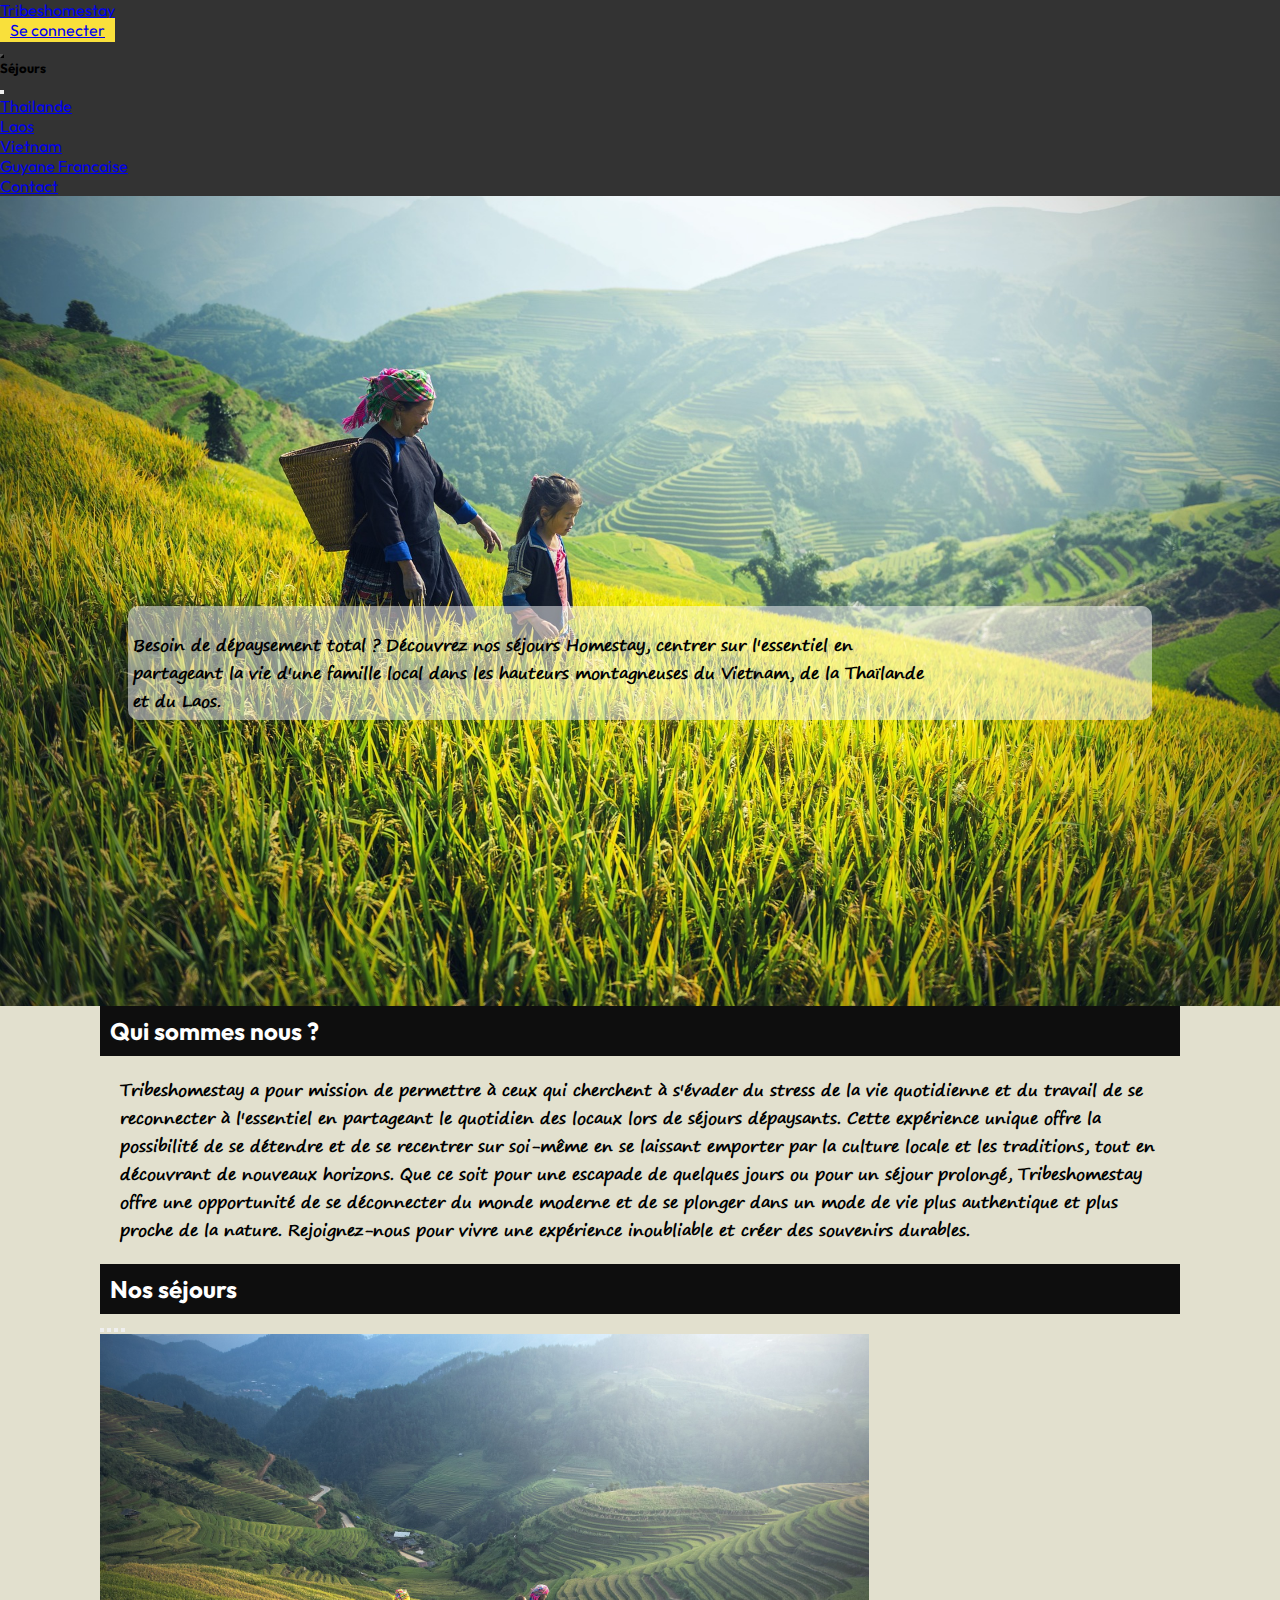
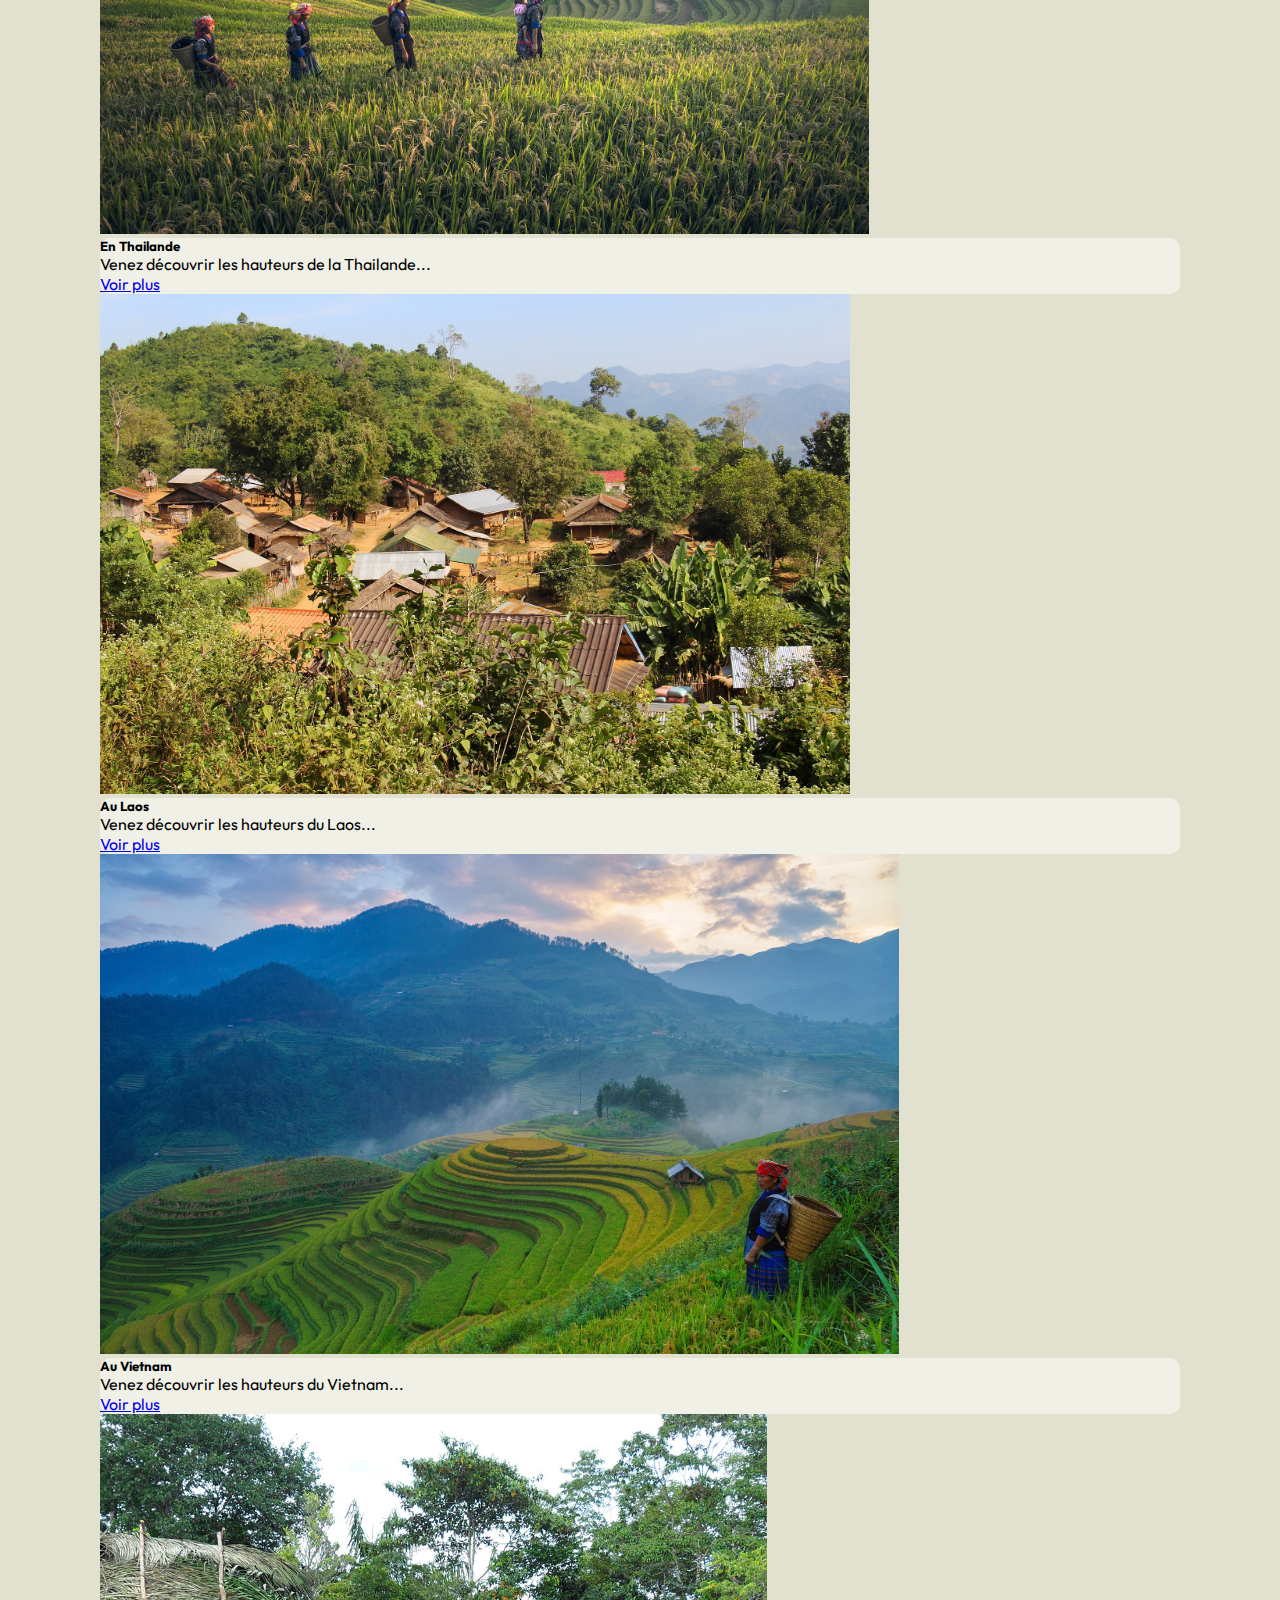
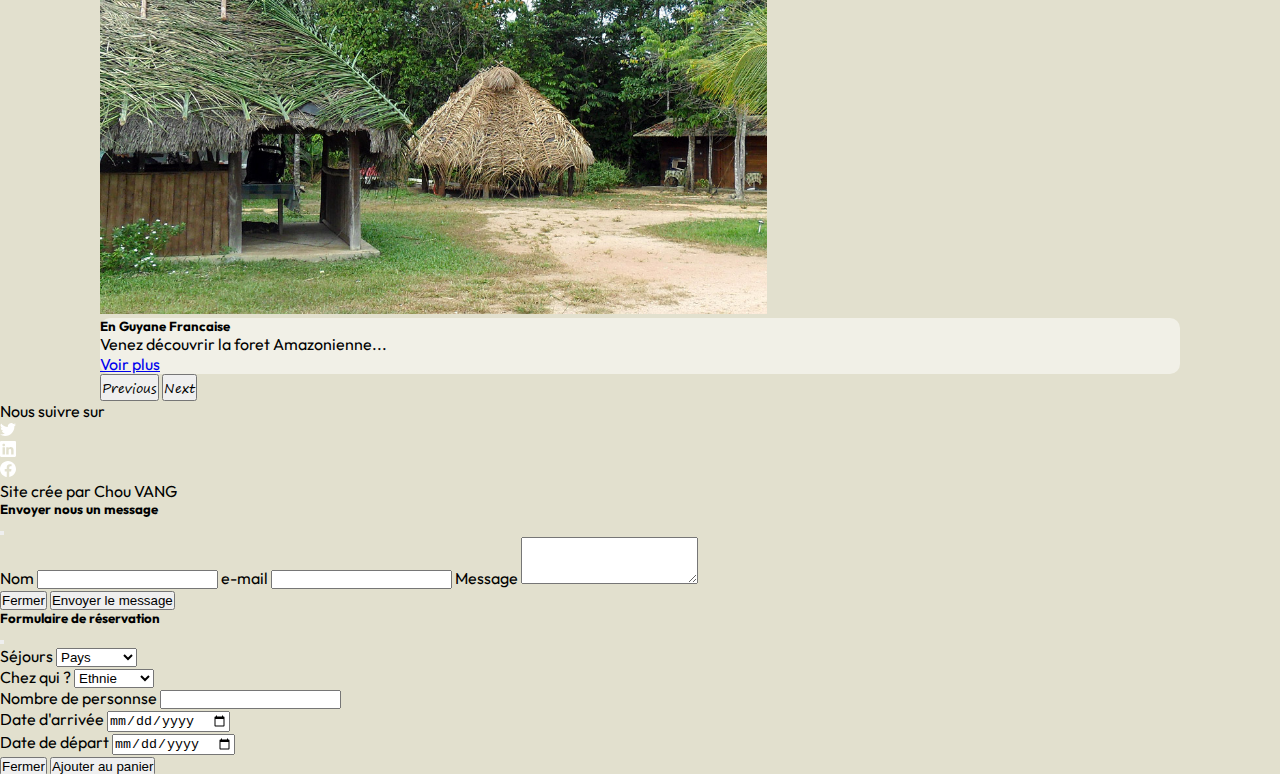
<file: index.html>
<!doctype html>
<html lang="en">

<head>
  <meta charset="utf-8">
  <meta name="viewport" content="width=device-width, initial-scale=1">
  <title>Tribeshomestay</title>
  <link href="https://cdn.jsdelivr.net/npm/bootstrap@5.2.3/dist/css/bootstrap.min.css" rel="stylesheet"
    integrity="sha384-rbsA2VBKQhggwzxH7pPCaAqO46MgnOM80zW1RWuH61DGLwZJEdK2Kadq2F9CUG65" crossorigin="anonymous">
  <link rel="stylesheet" href="style-2.css">
</head>

<body>
  <header>
    <nav class="navbar navbar-dark bg-dark fixed-top" id="menuScroll">
      <div class="container-fluid justify-content-end w-100">
        <div class="d-flex w-100 col">
          <div class="d-flex brand">
            <a class="navbar-brand text-uppercase" href="#">Tribeshomestay</a>
          </div>
          <div class="d-flex justify-content-end px-3 col align-items-center">
            <a class="nav-link btn" href="./connexion.html">Se connecter</a>
          </div>
        </div>
        <button class="navbar-toggler menu-bouton" type="button" data-bs-toggle="offcanvas"
          data-bs-target="#offcanvasDarkNavbar" aria-controls="offcanvasDarkNavbar">
          <span class="navbar-toggler-icon"></span>
        </button>
        <div class="offcanvas offcanvas-end text-bg-dark" tabindex="-1" id="offcanvasDarkNavbar"
          aria-labelledby="offcanvasDarkNavbarLabel">
          <div class="offcanvas-header">
            <h5 class="offcanvas-title text-white" id="offcanvasDarkNavbarLabel">Séjours</h5>
            <button type="button" class="btn-close btn-close-white" data-bs-dismiss="offcanvas"
              aria-label="Close"></button>
          </div>
          <div class="offcanvas-body">
            <ul class="navbar-nav justify-content-end flex-grow-1 pe-3">
              <li class="nav-item">
                <a class="nav-link text-white" href="./thailande.html">Thailande</a>
              </li>
              <li class="nav-item">
                <a class="nav-link text-white" href="./laos.html">Laos</a>
              </li>
              <li class="nav-item">
                <a class="nav-link text-white" href="./vietnam.html">Vietnam</a>
              </li>
              <li class="nav-item">
                <a class="nav-link text-white" href="./guyane.html">Guyane Francaise</a>
              </li>
              <!-- <li class="nav-item">
                <a class="nav-link" href="#" data-bs-toggle="modal" data-bs-target="#joinModal2">Réservation</a>
              </li> -->
              <li class="nav-item">
                <a class="nav-link" href="#" data-bs-toggle="modal" data-bs-target="#joinModal1">Contact</a>
              </li>
            </ul>
          </div>
        </div>
      </div>
    </nav>
  </header>
  <main>
    <section class="accueil">
      <div class="cover d-flex justify-content-center text-center">
        <div class="titre">
          <h1>tribeshomestay</h1>
          <h3>Séjours en terre inconnu</h3>
        </div>
      </div>
      <div class="cover-presentation d-flex align-items-center justify-content-center">
        <p>
          Besoin de dépaysement total ?
          Découvrez nos séjours Homestay,
          centrer sur l'essentiel en partageant
          la vie d'une famille local dans les
          hauteurs montagneuses du
          Vietnam, de la Thaïlande et du Laos.
        </p>
      </div>
    </section>
    <section class="container-fluid quijesuis my-5">
      <div class="text-center w-100">
        <h2>Qui sommes nous ?</h2>
      </div>
      <article>
        <p class="text-start align-self-center">
          Tribeshomestay a pour mission de permettre à ceux qui cherchent à s'évader du stress de la vie quotidienne et
          du travail de se reconnecter à l'essentiel en partageant le quotidien des locaux lors de séjours dépaysants.
          Cette expérience unique offre la possibilité de se détendre et de se recentrer sur soi-même en se laissant
          emporter par la culture locale et les traditions, tout en découvrant de nouveaux horizons. Que ce soit pour
          une escapade de quelques jours ou pour un séjour prolongé, Tribeshomestay offre une opportunité de se
          déconnecter du monde moderne et de se plonger dans un mode de vie plus authentique et plus proche de la
          nature. Rejoignez-nous pour vivre une expérience inoubliable et créer des souvenirs durables.
        </p>
      </article>
    </section>
    <!-- <div class="trait"></div> -->
    <section class="catalog">
      <div class="text-center">
        <h2>Nos séjours</h2>
      </div>
      <!-- <div class="container-fluid sejours g-0 w-100 d-flex flex-wrap justify-content-evenly">
        <div class="card mb-5" style="width: 25rem;">
          <img class="card-img-top" src="./images/agriculture-2.jpg" alt="Card image cap" style="height: 15rem; object-fit: cover;">
          <div class="card-body">
            <h5 class="card-title">Thailande</h5>
            <p class="card-text">Venez découvrir les hauteurs de la Thailande...</p>
            <a href="./thailande.html" class="btn btn-primary">Voir plus</a>
          </div>
        </div>
        <div class="card mb-5" style="width: 25rem;">
          <img class="card-img-top" src="./images/village-2.jpg" alt="Card image cap" style="height: 15rem; object-fit: cover;">
          <div class="card-body">
            <h5 class="card-title">Laos</h5>
            <p class="card-text">Venez découvrir les hauteurs du Laos...</p>
            <a href="./laos.html" class="btn btn-primary">Voir plus</a>
          </div>
        </div>
        <div class="card mb-5" style="width: 25rem;">
          <img class="card-img-top" src="./images/farmer-ga64b10d5a_1920.jpg" alt="Card image cap" style="height: 15rem; object-fit: cover;">
          <div class="card-body">
            <h5 class="card-title">Vietnam</h5>
            <p class="card-text">Venez découvrir les hauteurs du Vietnam...</p>
            <a href="./vietnam.html" class="btn btn-primary">Voir plus</a>
          </div>
        </div>
        <div class="card mb-5" style="width: 25rem;">
          <img class="card-img-top" src="./images/kalina-tapala-1.jpg" alt="Card image cap" style="height: 15rem; object-fit: cover;">
          <div class="card-body">
            <h5 class="card-title">Guyane Francaise</h5>
            <p class="card-text">Venez découvrir la foret Amazonienne...</p>
            <a href="#" class="btn btn-primary">Voir plus</a>
          </div>
        </div>
      </div> -->
      <div class="d-flex w-100 justify-content-center">
        <div id="carouselExampleCaptions" class="carousel slide my-5 w-75 d-flex justify-content-center"
          data-bs-ride="carousel">
          <div class="carousel-indicators">
            <button type="button" data-bs-target="#carouselExampleCaptions" data-bs-slide-to="0" class="active"
              aria-current="true" aria-label="Slide 1"></button>
            <button type="button" data-bs-target="#carouselExampleCaptions" data-bs-slide-to="1"
              aria-label="Slide 2"></button>
            <button type="button" data-bs-target="#carouselExampleCaptions" data-bs-slide-to="2"
              aria-label="Slide 3"></button>
            <button type="button" data-bs-target="#carouselExampleCaptions" data-bs-slide-to="3"
              aria-label="Slide 4"></button>
          </div>
          <div class="carousel-inner">
            <div class="carousel-item active">
              <img src="./images/agriculture-2.jpg" class="d-block w-100" alt="...">
              <div class="carousel-caption d-none d-md-block carousel-description">
                <h5>En Thailande</h5>
                <p>Venez découvrir les hauteurs de la Thailande...</p>
                <a href="./thailande.html" target="_blank" class="btn btn-dark">Voir plus</a>
              </div>
            </div>
            <div class="carousel-item">
              <img src="./images/village-2.jpg" class="d-block w-100" alt="...">
              <div class="carousel-caption d-none d-md-block carousel-description">
                <h5>Au Laos</h5>
                <p>Venez découvrir les hauteurs du Laos...</p>
                <a href="./laos.html" target="_blank" class="btn btn-dark">Voir plus</a>
              </div>
            </div>
            <div class="carousel-item">
              <img src="./images/farmer-ga64b10d5a_1920.jpg" class="d-block w-100" alt="...">
              <div class="carousel-caption d-none d-md-block carousel-description">
                <h5>Au Vietnam</h5>
                <p>Venez découvrir les hauteurs du Vietnam...</p>
                <a href="./vietnam.html" target="_blank" class="btn btn-dark">Voir plus</a>
              </div>
            </div>
            <div class="carousel-item">
              <img src="./images/kalina-tapala-1.jpg" class="d-block w-100" alt="...">
              <div class="carousel-caption d-none d-md-block carousel-description">
                <h5>En Guyane Francaise</h5>
                <p>Venez découvrir la foret Amazonienne...</p>
                <a href="./guyane.html" target="_blank" class="btn btn-dark">Voir plus</a>
              </div>
            </div>
          </div>
          <button class="carousel-control-prev" type="button" data-bs-target="#carouselExampleCaptions"
            data-bs-slide="prev">
            <span class="carousel-control-prev-icon" aria-hidden="true"></span>
            <span class="visually-hidden">Previous</span>
          </button>
          <button class="carousel-control-next" type="button" data-bs-target="#carouselExampleCaptions"
            data-bs-slide="next">
            <span class="carousel-control-next-icon" aria-hidden="true"></span>
            <span class="visually-hidden">Next</span>
          </button>
        </div>
      </div>
    </section>
    <!-- **************Section Thailande***************** -->
    <!--<section class="container-fluid w-100 g-0" id="thailande">
      <div class="description text-center">
        <h2>Nos séjours en Thailande</h2>
      </div>
      <div class="row sejours w-100 justify-content-lg-evenly my-lg-4">
        <article class="sejour-card hmong thailande text-center col-lg-5 py-4">
          <div class="text-center">
            <h3>Chez les Hmong</h3>
            <div class="image">
              <img src="./images/agriculture-2.jpg" class="img-fluid" alt="Femmes Hmong qui vont au champs">
              <span>
                Femmes Hmong qui vont au champs
              </span>
            </div>
            <div class="image">
              <img src="./images/mother-gc4d85ecfe_1920.jpg" class="img-fluid" alt="Femme Hmong qui porte son enfant">
              <span>
                Femme Hmong qui porte son enfant
              </span>
            </div>
            <div class="image">
              <img src="./images/horizon.jpg" class="img-fluid" alt="Des Hmong qui regardent au loin">
              <span>
                Des Hmong qui regardent au loin
              </span>
            </div>
            <p class="resume">
              Venez découvrir les Hmongs en haut des montagnes entouré de rizières en terrasse.
            </p>
            <div class="prix-details">
              <p class="font-outfit">
                Séjour de 4 nuits<br>
                Du lundi au vendredi<br>
                Chambre de 6 couchages<br>
                Prix de séjour: 300 €
              </p>
              <a href="#" class="btn" data-bs-toggle="modal" data-bs-target="#joinModal2">Réserver</a>
            </div>
          </div>
        </article>
        <article class="sejour-card karen thailande text-center col-lg-5 py-4">
          <div class="text-center">
            <h3>Chez les Karen</h3>
            <div class="image">
              <img src="./images/karen-hilltribe.jpg" class="img-fluid" alt="Maison Karen sur pilotis">
              <span>
                Maison Karen sur pilotis
              </span>
            </div>
            <div class="image">
              <img src="./images/Karen-1.jpg" class="img-fluid" alt="Femmes Karen avec leurs enfants">
              <span>
                Femmes Karen avec leurs enfants
              </span>
            </div>
            <div class="image">
              <img src="./images/womenall.jpg" class="img-fluid" alt="Femmes Karen du village">
              <span>
                Femmes Karen du village
              </span>
            </div>
            <p class="resume">
              Venez découvrir les Karen et leur culture, qui inclut des femmes au long cou.
            </p>
            <div class="prix-details">
              <p class="font-outfit">
                Séjour de 4 nuits<br>
                Du lundi au vendredi<br>
                Chambre de 6 couchages<br>
                Prix de séjour: 300 €
              </p>
              <a href="#" class="btn" data-bs-toggle="modal" data-bs-target="#joinModal2">Réserver</a>
            </div>
          </div>
        </article>
      </div>
      <div class="trait"></div>
    </section>
    <!-- ****************Section Laos******************* -->
    <!-- <section class="container-fluid g-0" id="laos">
      <div class="description text-center">
        <h2>Nos séjours au Laos</h2>
      </div>
      <div class="row sejours w-100 justify-content-lg-evenly my-lg-4">
        <article class="sejour-card hmong laos text-center col-lg-5 py-4">
          <div class="text-center">
            <h3>Chez les Hmong</h3>
            <div class="image">
              <img src="./images/village-2.jpg" class="img-fluid" alt="Village Hmong en haut de la colline">
              <span>
                Village Hmong en haut de la colline
              </span>
            </div>
            <div class="image">
              <img src="./images/jardin_hmong.jpg" class="img-fluid" alt="Jardin fleuri du village Hmong">
              <span>
                Jardin fleuri du village Hmong
              </span>
            </div>
            <div class="image">
              <img src="./images/hmong_year.jpg" class="img-fluid" alt="Petites filles Hmong">
              <span>
                Petites filles Hmong
              </span>
            </div>
            <p class="resume">
              Venez découvrir les Hmongs en haut des montagnes entouré de rizières en terrasse.
            </p>
            <div class="prix-details">
              <p class="font-outfit">
                Séjour de 4 nuits<br>
                Du lundi au vendredi<br>
                Chambre de 6 couchages<br>
                Prix de séjour: 300 €
              </p>
              <a href="#" class="btn" data-bs-toggle="modal" data-bs-target="#joinModal2">Réserver</a>
            </div>
          </div>
        </article>
        <article class="sejour-card akha laos text-center col-lg-5 py-4">
          <h3>Chez les Akha</h3>
          <div class="image">
            <img src="./images/akha_2.jpg" class="img-fluid" alt="Femmes Akha dans les rizières">
            <span>
              Femmes Akha dans les rizières
            </span>
          </div>
          <div class="image">
            <img src="./images/laos-1.jpg" class="img-fluid" alt="Village Akha">
            <span>
              Village Akha
            </span>
          </div>
          <div class="image">
            <img src="./images/akha_3.jpg" class="img-fluid" alt="Femmes Akha à la récolte">
            <span>
              Femmes Akha à la récolte
            </span>
          </div>
          <p class="resume">
            Venez découvrir les Akha et leur plantations de café et de thé.
          </p>
          <div class="prix-details">
            <p class="font-outfit">
                Séjour de 4 nuits<br>
                Du lundi au vendredi<br>
                Chambre de 6 couchages<br>
                Prix de séjour: 300 €
              </p>
            <a href="#" class="btn" data-bs-toggle="modal" data-bs-target="#joinModal2">Réserver</a>
          </div>
        </article>
      </div>
      <div class="trait"></div>
    </section> -->
    <!-- *******************Section Vietnam******************** -->
    <!-- <section class="container-fluid g-0" id="vietnam">
      <div class="description text-center">
        <h2>Nos séjours au Vietnam</h2>
      </div>
      <div class="row sejours w-100 justify-content-lg-evenly my-lg-4">
        <article class="sejour-card hmong vietnam text-center col-lg-5 py-4">
          <div class="text-center">
            <h3>Chez les Hmong</h3>
            <div class="image">
              <img src="./images/landscape_2.jpg" class="img-fluid" alt="Village Hmong vue d'en haut">
              <span>
                Village Hmong vue d'en haut
              </span>
            </div>
            <div class="image">
              <img src="./images/farmer-ga64b10d5a_1920.jpg" class="img-fluid" alt="Paysage de rizières en terrasse">
              <span>
                Paysage de rizières en terrasse
              </span>
            </div>
            <div class="image">
              <img src="./images/Voyage-vietnam-1.jpg" class="img-fluid" alt="Rizières en terrasse">
              <span>
                Rizières en terrasse
              </span>
            </div>
            <p class="resume">
              Venez découvrir les Hmongs en haut des montagnes entouré de rizières en terrasse.
            </p>
            <div class="prix-details">
              <p class="font-outfit">
                Séjour de 4 nuits<br>
                Du lundi au vendredi<br>
                Chambre de 6 couchages<br>
                Prix de séjour: 300 €
              </p>
              <a href="#" class="btn" data-bs-toggle="modal" data-bs-target="#joinModal2">Réserver</a>
            </div>
          </div>
        </article>
        <article class="sejour-card lolos vietnam text-center col-lg-5 py-4">
          <h3>Chez les Lolos noirs</h3>
          <div class="image">
            <img src="./images/landscape_1.jpg" class="img-fluid" alt="Village Lolo entouré de rizières">
            <span>
              Village Lolo entouré de rizières
            </span>
          </div>
          <div class="image">
            <img src="./images/ethnie-lolo-ha-giang.jpg" class="img-fluid" alt="Femmes Lolo qui rient ensemble">
            <span>
              Femmes Lolo qui rient ensemble
            </span>
          </div>
          <div class="image">
            <img src="./images/lolo_1.jpg" class="img-fluid" alt="Femme Lolo">
            <span>
              Femme Lolo
            </span>
          </div>
          <p class="resume">
            Venez découvrir les Lolos noir
          </p>
          <div class="prix-details">
            <p class="font-outfit">
                Séjour de 4 nuits<br>
                Du lundi au vendredi<br>
                Chambre de 6 couchages<br>
                Prix de séjour: 300 €
              </p>
            <a href="#" class="btn" data-bs-toggle="modal" data-bs-target="#joinModal2">Réserver</a>
          </div>
        </article>
      </div>
      <div class="trait"></div>
    </section> -->
  </main>
  <footer class="navbar navbar-expand-lg bg-dark navbar-dark pb-2">
    <div class="container justify-content-center">
      <div class="row text-center">
        <div class="row-cols-lg-1 align-items-start fs-4 text-white">
          Nous suivre sur
        </div>
        <nav>
          <div class="justify-content-center">
            <div>
              <ul class="d-flex reseau-sociaux justify-content-evenly m-0 p-0">
                <li class="nav-item">
                  <a class="nav-link" href="#"><svg xmlns="http://www.w3.org/2000/svg" width="16" height="16"
                      fill="#fff" class="bi bi-twitter" viewBox="0 0 16 16">
                      <path
                        d="M5.026 15c6.038 0 9.341-5.003 9.341-9.334 0-.14 0-.282-.006-.422A6.685 6.685 0 0 0 16 3.542a6.658 6.658 0 0 1-1.889.518 3.301 3.301 0 0 0 1.447-1.817 6.533 6.533 0 0 1-2.087.793A3.286 3.286 0 0 0 7.875 6.03a9.325 9.325 0 0 1-6.767-3.429 3.289 3.289 0 0 0 1.018 4.382A3.323 3.323 0 0 1 .64 6.575v.045a3.288 3.288 0 0 0 2.632 3.218 3.203 3.203 0 0 1-.865.115 3.23 3.23 0 0 1-.614-.057 3.283 3.283 0 0 0 3.067 2.277A6.588 6.588 0 0 1 .78 13.58a6.32 6.32 0 0 1-.78-.045A9.344 9.344 0 0 0 5.026 15z" />
                    </svg></a>
                </li>
                <li class="nav-item">
                  <a class="nav-link" href="#"><svg xmlns="http://www.w3.org/2000/svg" width="16" height="16"
                      fill="#fff" class="bi bi-linkedin" viewBox="0 0 16 16">
                      <path
                        d="M0 1.146C0 .513.526 0 1.175 0h13.65C15.474 0 16 .513 16 1.146v13.708c0 .633-.526 1.146-1.175 1.146H1.175C.526 16 0 15.487 0 14.854V1.146zm4.943 12.248V6.169H2.542v7.225h2.401zm-1.2-8.212c.837 0 1.358-.554 1.358-1.248-.015-.709-.52-1.248-1.342-1.248-.822 0-1.359.54-1.359 1.248 0 .694.521 1.248 1.327 1.248h.016zm4.908 8.212V9.359c0-.216.016-.432.08-.586.173-.431.568-.878 1.232-.878.869 0 1.216.662 1.216 1.634v3.865h2.401V9.25c0-2.22-1.184-3.252-2.764-3.252-1.274 0-1.845.7-2.165 1.193v.025h-.016a5.54 5.54 0 0 1 .016-.025V6.169h-2.4c.03.678 0 7.225 0 7.225h2.4z" />
                    </svg></a>
                </li>
                <li class="nav-item">
                  <a class="nav-link" href=""><svg xmlns="http://www.w3.org/2000/svg" width="16" height="16" fill="#fff"
                      class="bi bi-facebook" viewBox="0 0 16 16">
                      <path
                        d="M16 8.049c0-4.446-3.582-8.05-8-8.05C3.58 0-.002 3.603-.002 8.05c0 4.017 2.926 7.347 6.75 7.951v-5.625h-2.03V8.05H6.75V6.275c0-2.017 1.195-3.131 3.022-3.131.876 0 1.791.157 1.791.157v1.98h-1.009c-.993 0-1.303.621-1.303 1.258v1.51h2.218l-.354 2.326H9.25V16c3.824-.604 6.75-3.934 6.75-7.951z" />
                    </svg></a>
                </li>
              </ul>
            </div>
          </div>
        </nav>
        <div class="mt-2">
          <p class="text-white">Site crée par Chou VANG</p>
        </div>
      </div>
    </div>
  </footer>
  <!-- **********************MODAL CONTACT****************** -->
  <div class="modal fade" id="joinModal1" tabindex="-1" role="dialog" aria-labelledby="joinModalLabel"
    aria-hidden="true">
    <div class="modal-dialog" role="document">
      <div class="modal-content">
        <div class="modal-header">
          <h5 class="modal-title" id="joinModalLabel">
            Envoyer nous un message
          </h5>
          <button type="button" class="btn-close" data-bs-dismiss="modal" aria-label="Close">
          </button>
        </div>
        <div class="modal-body">
          <form>
            <label for="name">Nom</label>
            <input type="text" class="form-control" id="name" name="name" />
            <label for="email">e-mail</label>
            <input type="email" class="form-control" id="email" name="email" />
            <label for="message">Message</label>
            <textarea class="form-control" id="message" name="message" rows="3"></textarea>
          </form>
        </div>
        <div class="modal-footer">
          <button type="button" class="btn btn-secondary" data-bs-dismiss="modal">
            Fermer
          </button>
          <button type="button" class="btn btn-primary">
            Envoyer le message
          </button>
        </div>
      </div>
    </div>
  </div>
  <!-- ****************************MODAL RESERVATION**************** -->
  <div class="modal fade" id="joinModal2" tabindex="-1" role="dialog" aria-labelledby="joinModalLabel"
    aria-hidden="true">
    <div class="modal-dialog" role="document">
      <div class="modal-content">
        <div class="modal-header">
          <h5 class="modal-title" id="joinModalLabel">
            Formulaire de réservation
          </h5>
          <button type="button" class="btn-close" data-bs-dismiss="modal" aria-label="Close">
          </button>
        </div>
        <div class="modal-body">
          <form>
            <div class="m-3">
              <label for="name">Séjours</label>
              <select class="form-control" name="pays" id="pays" class="w-100">
                <option value="">Pays</option>
                <option value="thailande">Thailande</option>
                <option value="laos">Laos</option>
                <option value="vietnam">Vietnam</option>
              </select>
            </div>
            <div class="m-3">
              <label for="ethnie">Chez qui ?</label>
              <select class="form-control" name="locals" id="locals" class="w-100">
                <option value="">Ethnie</option>
                <option value="hmong">Hmong</option>
                <option value="akha">Akha</option>
                <option value="lolos">Lolos noir</option>
              </select>
            </div>
            <div class="m-3">
              <label for="customers">Nombre de personnse</label>
              <input class="form-control" type="number" class="w-100">
            </div>
            <div class="m-3">
              <label for="arrival">Date d'arrivée</label>
              <input class="form-control" type="date" class="w-100">
            </div>
            <div class="m-3">
              <label for="departure">Date de départ</label>
              <input class="form-control" type="date" class="w-100">
            </div>
        </div>
        <div class="modal-footer">
          <button type="button" class="btn btn-secondary" data-bs-dismiss="modal">
            Fermer
          </button>
          <button type="button" class="btn btn-primary">
            Ajouter au panier
          </button>
        </div>
      </div>
    </div>
  </div>
  <script src="script.js"></script>
  <script src="https://cdn.jsdelivr.net/npm/bootstrap@5.2.3/dist/js/bootstrap.bundle.min.js"
    integrity="sha384-kenU1KFdBIe4zVF0s0G1M5b4hcpxyD9F7jL+jjXkk+Q2h455rYXK/7HAuoJl+0I4"
    crossorigin="anonymous"></script>
</body>

</html>
</file>
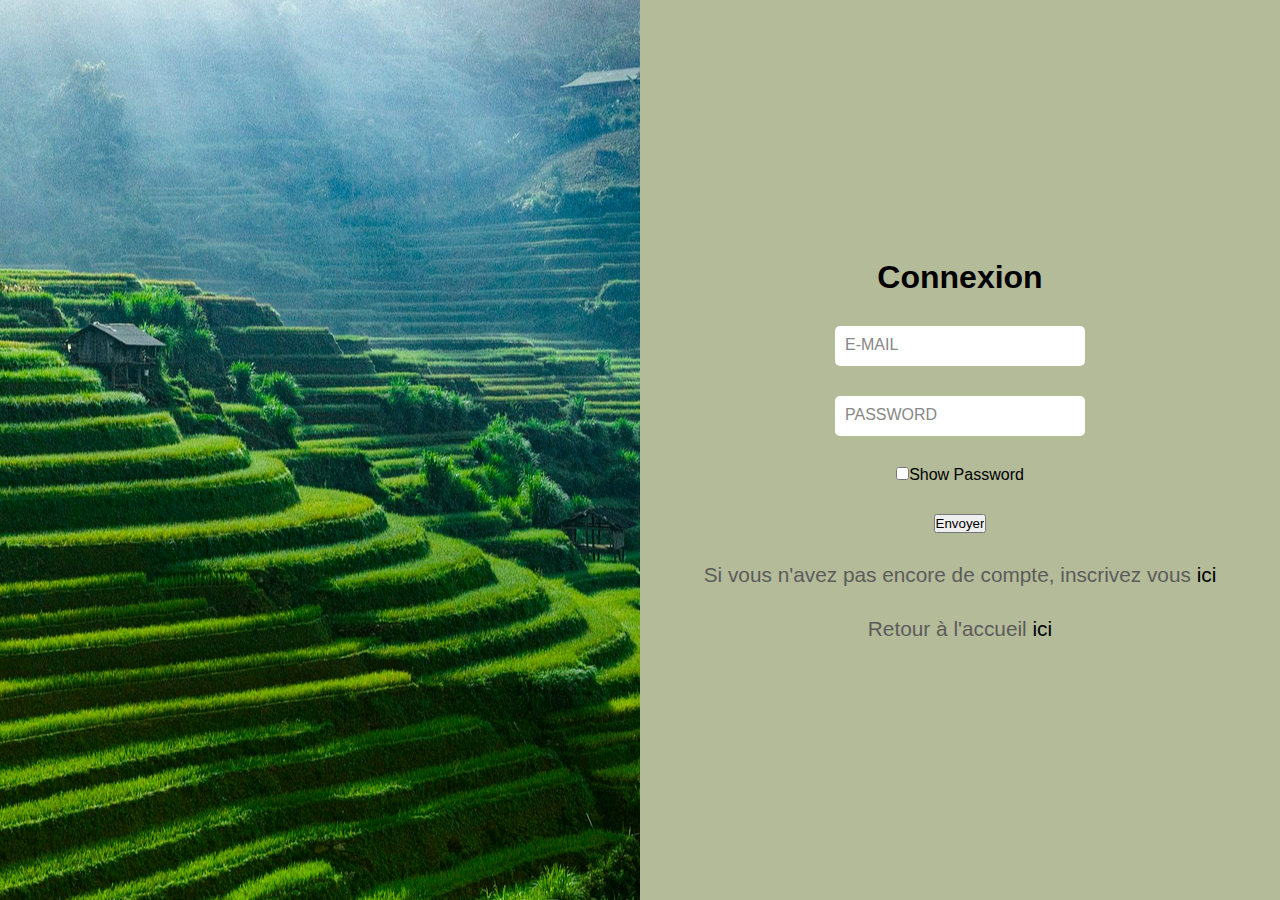
<file: connexion.html>
<!DOCTYPE html>
<html lang="en">

<head>
    <meta charset="UTF-8">
    <meta http-equiv="X-UA-Compatible" content="IE=edge">
    <meta name="viewport" content="width=device-width, initial-scale=1.0">
    <title>Connexion</title>
    <link rel="stylesheet" href="connexion.css">
    <link href="https://cdn.jsdelivr.net/npm/bootstrap@5.2.3/dist/css/bootstrap.min.css" rel="stylesheet"
        integrity="sha384-rbsA2VBKQhggwzxH7pPCaAqO46MgnOM80zW1RWuH61DGLwZJEdK2Kadq2F9CUG65" crossorigin="anonymous">
</head>

<body>
    <div class="photo"></div>
    <form action="#">
        <h1>Connexion</h2>
            <div class="inputBox">
                <input type="text" required="required">
                <span>E-mail</span>
            </div>
            <div class="inputBox">
                <input class="myPass" type="password" required="required">
                <span>Password</span>
            </div>
            <div>
                <input id="checkBox" type="checkbox" onclick="showPass()">Show Password
            </div>

            <div class="inputButton">
                <input type="submit" value="Envoyer" class="btn btn-dark">
            </div>
            <p>Si vous n'avez pas encore de compte, inscrivez vous <a href="./inscription.html">ici</a></p>
            <p>Retour à l'accueil <a href="./index.html">ici</a></p>
    </form>
    <script src="script.js"></script>
</body>

</html>
</file>
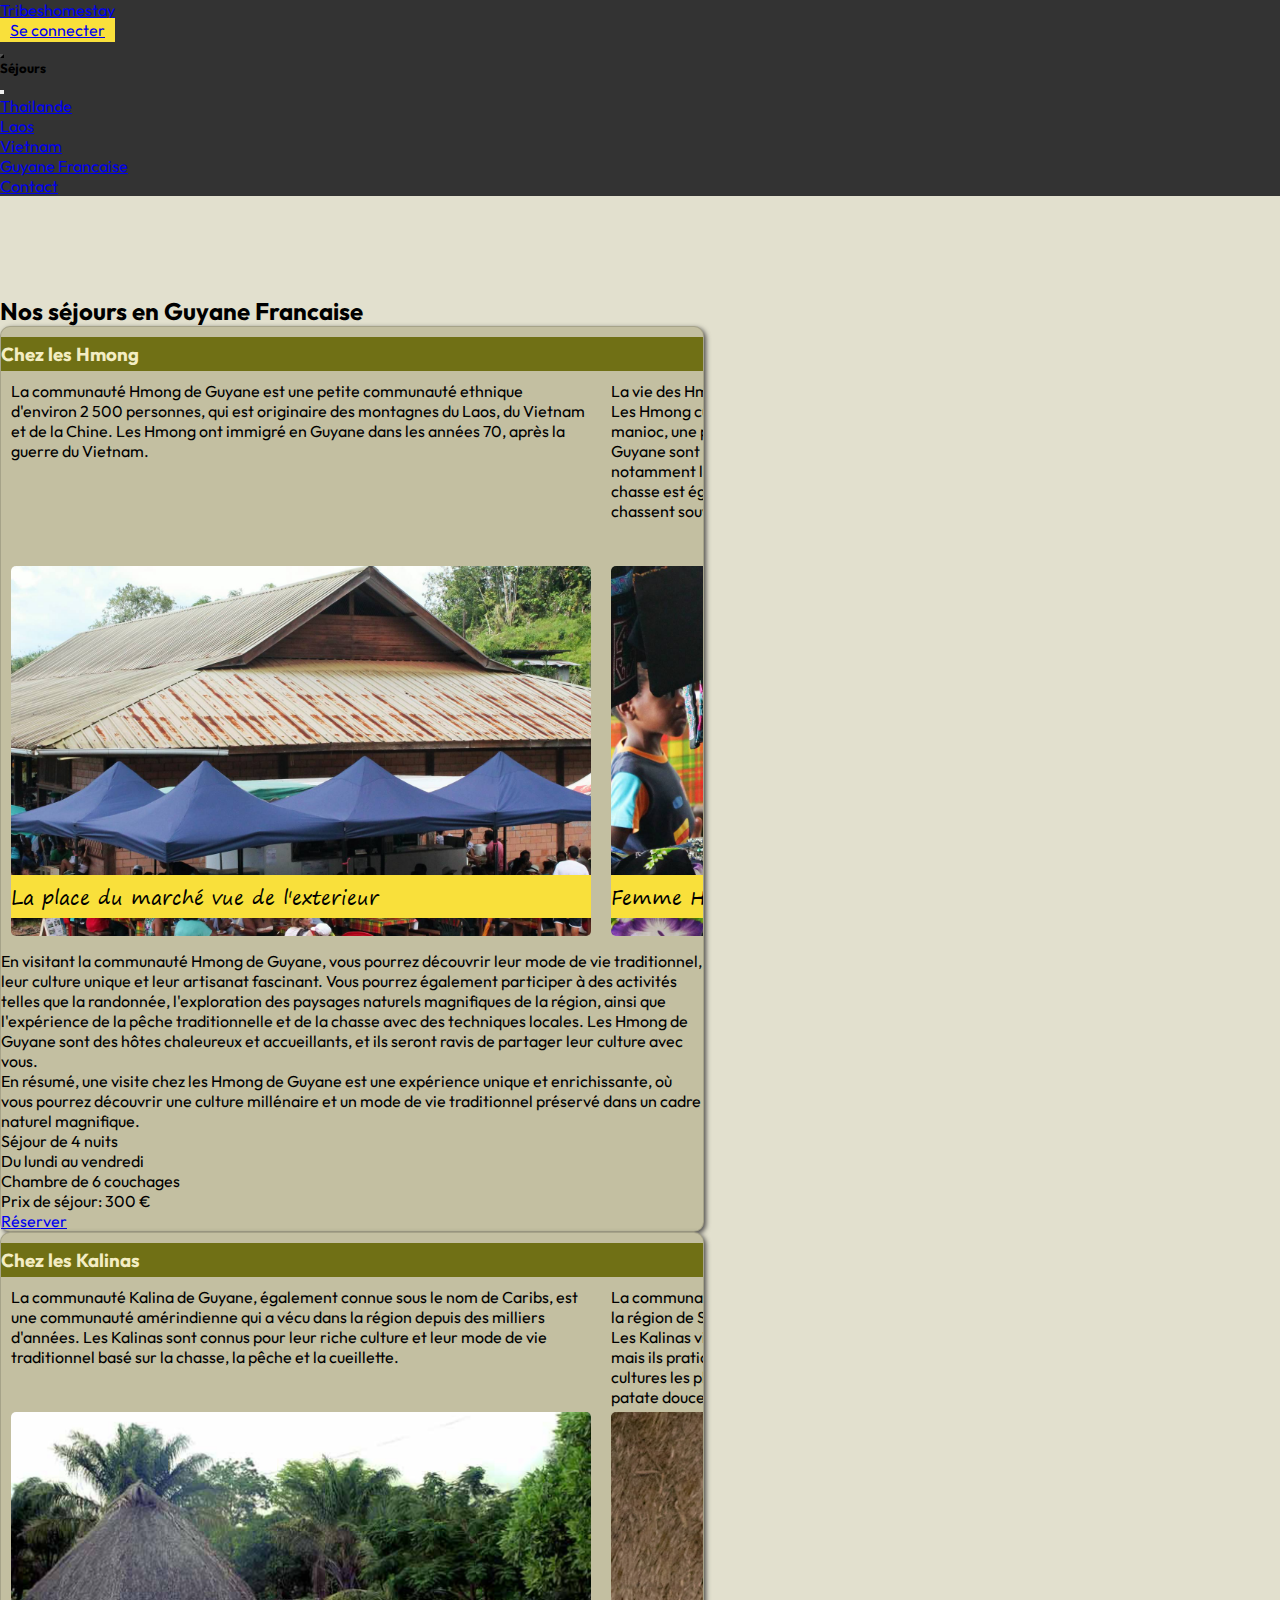
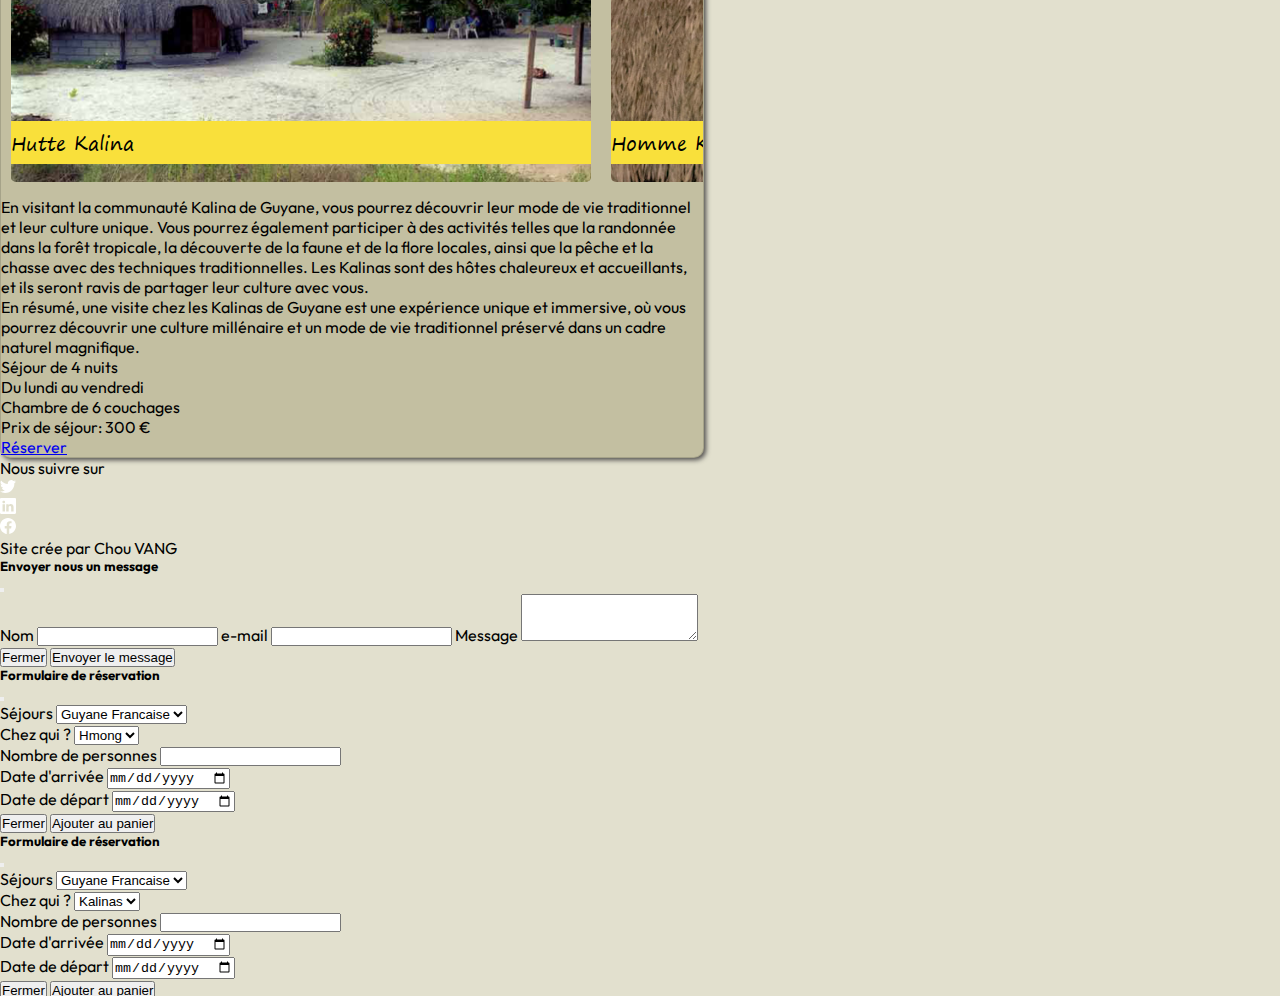
<file: guyane.html>
<!DOCTYPE html>
<html lang="en">

<head>
    <meta charset="UTF-8">
    <meta http-equiv="X-UA-Compatible" content="IE=edge">
    <meta name="viewport" content="width=device-width, initial-scale=1.0">
    <title>Document</title>
    <link href="https://cdn.jsdelivr.net/npm/bootstrap@5.2.3/dist/css/bootstrap.min.css" rel="stylesheet"
        integrity="sha384-rbsA2VBKQhggwzxH7pPCaAqO46MgnOM80zW1RWuH61DGLwZJEdK2Kadq2F9CUG65" crossorigin="anonymous">
    <link rel="stylesheet" href="guyane.css">
</head>

<body>
    <header>
        <nav class="navbar navbar-dark bg-dark fixed-top" id="menuScroll">
            <div class="container-fluid justify-content-end w-100">
                <div class="d-flex w-100 col">
                    <div class="d-flex brand">
                        <a class="navbar-brand text-uppercase" href="./index.html">Tribeshomestay</a>
                    </div>
                    <div class="d-flex justify-content-end px-3 col align-items-center">
                        <a class="nav-link btn" href="./connexion.html">Se connecter</a>
                    </div>
                </div>
                <button class="navbar-toggler menu-bouton" type="button" data-bs-toggle="offcanvas"
                    data-bs-target="#offcanvasDarkNavbar" aria-controls="offcanvasDarkNavbar">
                    <span class="navbar-toggler-icon"></span>
                </button>
                <div class="offcanvas offcanvas-end text-bg-dark" tabindex="-1" id="offcanvasDarkNavbar"
                    aria-labelledby="offcanvasDarkNavbarLabel">
                    <div class="offcanvas-header">
                        <h5 class="offcanvas-title text-white" id="offcanvasDarkNavbarLabel">Séjours</h5>
                        <button type="button" class="btn-close btn-close-white" data-bs-dismiss="offcanvas"
                            aria-label="Close"></button>
                    </div>
                    <div class="offcanvas-body">
                        <ul class="navbar-nav justify-content-end flex-grow-1 pe-3">
                            <li class="nav-item">
                                <a class="nav-link text-white" href="./thailande.html">Thailande</a>
                            </li>
                            <li class="nav-item">
                                <a class="nav-link text-white" href="./laos.html">Laos</a>
                            </li>
                            <li class="nav-item">
                                <a class="nav-link text-white" href="./vietnam.html">Vietnam</a>
                            </li>
                            <li class="nav-item">
                                <a class="nav-link text-white" href="./guyane.html">Guyane Francaise</a>
                            </li>
                            <li class="nav-item">
                                <a class="nav-link" href="#" data-bs-toggle="modal"
                                    data-bs-target="#joinModal1">Contact</a>
                            </li>
                        </ul>
                    </div>
                </div>
            </div>
        </nav>
    </header>
    <section class="container-fluid g-0" id="guyane">
        <div class="description text-center">
            <h2>Nos séjours en Guyane Francaise</h2>
        </div>
        <div class="container-fluid row sejours w-100 justify-content-lg-evenly my-lg-4 g-0">
            <article class="sejour-card hmong guyane text-center my-lg-3 p-4">
                <div class="row text-center align-items-center p-2">
                    <h3>Chez les Hmong</h3>
                    <div class="scroll-media">
                        <div class="scroll-content">
                            <p class="resume text-start pt-2">
                                La communauté Hmong de Guyane est une petite communauté ethnique d'environ 2 500
                                personnes,
                                qui
                                est originaire des montagnes du Laos, du Vietnam et de la Chine. Les Hmong ont immigré
                                en
                                Guyane
                                dans les années 70, après la guerre du Vietnam.
                            </p>
                            <div class="image">
                                <img src="./images/marche_cacao.jpg" class="img-fluid"
                                    alt="La place du marché vue de l'exterieur">
                                <span>
                                    La place du marché vue de l'exterieur
                                </span>
                            </div>
                        </div>
                        <div class="scroll-content">
                            <p class="resume text-start pt-2">
                                La vie des Hmong de Guyane est centrée sur l'agriculture, la pêche et la chasse. Les
                                Hmong
                                cultivent principalement du riz, des légumes et des fruits, ainsi que du manioc, une
                                plante
                                importante dans leur culture alimentaire. Les Hmong de Guyane sont également connus pour
                                leur
                                pratique de la pêche traditionnelle, notamment la pêche aux crevettes dans les rivières
                                et
                                les
                                marais environnants. La chasse est également une activité importante pour les Hmong de
                                Guyane,
                                qui chassent souvent le gibier dans la forêt pour compléter leur alimentation.
                            </p>
                            <div class="image">
                                <img src="./images/marche_cacao_1.jpg" class="img-fluid"
                                    alt="Femme Hmong sur le marché">
                                <span>
                                    Femme Hmong sur le marché
                                </span>
                            </div>
                        </div>
                        <div class="scroll-content">
                            <p class="resume text-start pt-2">
                                La religion et la culture jouent un rôle important dans la vie des Hmong de Guyane. Les
                                Hmong
                                pratiquent une forme d'animisme, qui implique la croyance en des esprits qui habitent
                                les
                                objets
                                et les éléments de la nature. La culture Hmong est riche et diversifiée, et elle se
                                reflète
                                dans
                                leur artisanat, leur musique et leur danse. Les Hmong de Guyane sont connus pour leur
                                habillement traditionnel coloré, orné de broderies et de motifs complexes, ainsi que
                                pour
                                leur
                                artisanat, notamment la fabrication de bijoux, de vêtements et de tissus. La musique et
                                la
                                danse
                                Hmong sont également très populaires, et elles sont souvent associées à des événements
                                tels
                                que
                                les mariages, les funérailles et les festivals.
                            </p>
                            <div class="image">
                                <img src="./images/hmong_guyane.jpg" class="img-fluid"
                                    alt="Filles Hmong en costume traditionnelle">
                                <span>
                                    Filles Hmong en costume traditionnelle
                                </span>
                            </div>
                        </div>
                    </div>
                    <p class="resume text-start pt-2">
                        En visitant la communauté Hmong de Guyane, vous pourrez découvrir leur mode de vie traditionnel,
                        leur culture unique et leur artisanat fascinant. Vous pourrez également participer à des
                        activités telles que la randonnée, l'exploration des paysages naturels magnifiques de la région,
                        ainsi que l'expérience de la pêche traditionnelle et de la chasse avec des techniques locales.
                        Les Hmong de Guyane sont des hôtes chaleureux et accueillants, et ils seront ravis de partager
                        leur culture avec vous.
                    </p>
                    <p class="resume text-start pt-2">
                        En résumé, une visite chez les Hmong de Guyane est une expérience unique et enrichissante, où
                        vous pourrez découvrir une culture millénaire et un mode de vie traditionnel préservé dans un
                        cadre naturel magnifique.
                    </p>
                    <div class="prix-details">
                        <p class="font-outfit">
                            Séjour de 4 nuits<br>
                            Du lundi au vendredi<br>
                            Chambre de 6 couchages<br>
                            Prix de séjour: 300 €
                        </p>
                        <a href="#" class="btn btn-dark" data-bs-toggle="modal"
                            data-bs-target="#joinModal2">Réserver</a>
                    </div>
                </div>
            </article>
            <article class="sejour-card kalinas guyane text-center p-4 my-lg-3">
                <div class="row text-center align-items-center p-2">
                    <h3>Chez les Kalinas</h3>
                    <div class="scroll-media">
                        <div class="scroll-content">
                            <p class="resume text-start pt-2">
                                La communauté Kalina de Guyane, également connue sous le nom de Caribs, est une
                                communauté
                                amérindienne qui a vécu dans la région depuis des milliers d'années. Les Kalinas sont
                                connus
                                pour
                                leur riche culture et leur mode de vie traditionnel basé sur la chasse, la pêche et la
                                cueillette.
                            </p>
                            <div class="image">
                                <img src="./images/img-15.jpg" class="img-fluid" alt="Hutte Kalina">
                                <span>
                                    Hutte Kalina
                                </span>
                            </div>
                        </div>
                        <div class="scroll-content">
                            <p class="resume text-start pt-2">
                                La communauté Kalina de Guyane est répartie dans plusieurs villages situés dans la
                                région de
                                Sinnamary, ainsi que dans d'autres parties de la Guyane française. Les Kalinas vivent
                                principalement
                                de la chasse, de la pêche et de la cueillette, mais ils pratiquent également
                                l'agriculture
                                pour
                                compléter leur alimentation. Les cultures les plus couramment cultivées comprennent la
                                banane,
                                le
                                manioc, la patate douce et les fruits tropicaux.
                            </p>
                            <div class="image homme-kalina">
                                <img src="./images/43070410844_cd489db760_b.jpg" class="img-fluid" alt="Homme Kalina">
                                <span>
                                    Homme Kalina
                                </span>
                            </div>
                        </div>
                        <div class="scroll-content">
                            <p class="resume text-start pt-2">
                                La religion et la culture sont des éléments clés de la vie des Kalinas. Les Kalinas
                                pratiquent
                                une
                                forme d'animisme, qui implique la croyance en des esprits qui habitent les objets et les
                                éléments de
                                la nature. La musique et la danse sont également très importantes pour les Kalinas, et
                                ils
                                sont
                                connus pour leur tambour traditionnel, le Kasékó, ainsi que pour leur danse de la
                                carapace
                                de
                                tortue, une danse traditionnelle qui célèbre les cycles naturels de la vie.
                            </p>
                            <div class="image">
                                <img src="./images/32-les-kalinas-de-guyane-500-9gK2QrBl7P8-su9v0o2pE1H.1400x1400.jpg"
                                    class="img-fluid" alt="Lors d'une fete traditionnelle">
                                <span>
                                    Lors d'une fete traditionnelle
                                </span>
                            </div>
                        </div>
                    </div>
                    <p class="resume text-start pt-2">
                        En visitant la communauté Kalina de Guyane, vous pourrez découvrir leur mode de vie traditionnel
                        et
                        leur culture unique. Vous pourrez également participer à des activités telles que la randonnée
                        dans
                        la forêt tropicale, la découverte de la faune et de la flore locales, ainsi que la pêche et la
                        chasse avec des techniques traditionnelles. Les Kalinas sont des hôtes chaleureux et
                        accueillants,
                        et ils seront ravis de partager leur culture avec vous.
                    </p>
                    <p class="resume text-start pt-2">
                        En résumé, une visite chez les Kalinas de Guyane est une expérience unique et immersive, où vous
                        pourrez découvrir une culture millénaire et un mode de vie traditionnel préservé dans un cadre
                        naturel magnifique.
                    </p>
                    <div class="prix-details">
                        <p class="font-outfit">
                            Séjour de 4 nuits<br>
                            Du lundi au vendredi<br>
                            Chambre de 6 couchages<br>
                            Prix de séjour: 300 €
                        </p>
                        <a href="#" class="btn btn-dark" data-bs-toggle="modal"
                            data-bs-target="#joinModal3">Réserver</a>
                    </div>
                </div>
            </article>
        </div>
        <div class="trait"></div>
    </section>
    <footer class="navbar navbar-expand-lg bg-dark navbar-dark pb-2">
        <div class="container justify-content-center">
            <div class="row text-center">
                <div class="row-cols-lg-1 align-items-start fs-4 text-white">
                    Nous suivre sur
                </div>
                <nav>
                    <div class="justify-content-center">
                        <div>
                            <ul class="d-flex reseau-sociaux justify-content-evenly m-0 p-0">
                                <li class="nav-item">
                                    <a class="nav-link" href="#"><svg xmlns="http://www.w3.org/2000/svg" width="16"
                                            height="16" fill="#fff" class="bi bi-twitter" viewBox="0 0 16 16">
                                            <path
                                                d="M5.026 15c6.038 0 9.341-5.003 9.341-9.334 0-.14 0-.282-.006-.422A6.685 6.685 0 0 0 16 3.542a6.658 6.658 0 0 1-1.889.518 3.301 3.301 0 0 0 1.447-1.817 6.533 6.533 0 0 1-2.087.793A3.286 3.286 0 0 0 7.875 6.03a9.325 9.325 0 0 1-6.767-3.429 3.289 3.289 0 0 0 1.018 4.382A3.323 3.323 0 0 1 .64 6.575v.045a3.288 3.288 0 0 0 2.632 3.218 3.203 3.203 0 0 1-.865.115 3.23 3.23 0 0 1-.614-.057 3.283 3.283 0 0 0 3.067 2.277A6.588 6.588 0 0 1 .78 13.58a6.32 6.32 0 0 1-.78-.045A9.344 9.344 0 0 0 5.026 15z" />
                                        </svg></a>
                                </li>
                                <li class="nav-item">
                                    <a class="nav-link" href="#"><svg xmlns="http://www.w3.org/2000/svg" width="16"
                                            height="16" fill="#fff" class="bi bi-linkedin" viewBox="0 0 16 16">
                                            <path
                                                d="M0 1.146C0 .513.526 0 1.175 0h13.65C15.474 0 16 .513 16 1.146v13.708c0 .633-.526 1.146-1.175 1.146H1.175C.526 16 0 15.487 0 14.854V1.146zm4.943 12.248V6.169H2.542v7.225h2.401zm-1.2-8.212c.837 0 1.358-.554 1.358-1.248-.015-.709-.52-1.248-1.342-1.248-.822 0-1.359.54-1.359 1.248 0 .694.521 1.248 1.327 1.248h.016zm4.908 8.212V9.359c0-.216.016-.432.08-.586.173-.431.568-.878 1.232-.878.869 0 1.216.662 1.216 1.634v3.865h2.401V9.25c0-2.22-1.184-3.252-2.764-3.252-1.274 0-1.845.7-2.165 1.193v.025h-.016a5.54 5.54 0 0 1 .016-.025V6.169h-2.4c.03.678 0 7.225 0 7.225h2.4z" />
                                        </svg></a>
                                </li>
                                <li class="nav-item">
                                    <a class="nav-link" href=""><svg xmlns="http://www.w3.org/2000/svg" width="16"
                                            height="16" fill="#fff" class="bi bi-facebook" viewBox="0 0 16 16">
                                            <path
                                                d="M16 8.049c0-4.446-3.582-8.05-8-8.05C3.58 0-.002 3.603-.002 8.05c0 4.017 2.926 7.347 6.75 7.951v-5.625h-2.03V8.05H6.75V6.275c0-2.017 1.195-3.131 3.022-3.131.876 0 1.791.157 1.791.157v1.98h-1.009c-.993 0-1.303.621-1.303 1.258v1.51h2.218l-.354 2.326H9.25V16c3.824-.604 6.75-3.934 6.75-7.951z" />
                                        </svg></a>
                                </li>
                            </ul>
                        </div>
                    </div>
                </nav>
                <div class="mt-2">
                    <p class="text-white">Site crée par Chou VANG</p>
                </div>
            </div>
        </div>
    </footer>
    <!-- **********************MODAL CONTACT****************** -->
    <div class="modal fade" id="joinModal1" tabindex="-1" role="dialog" aria-labelledby="joinModalLabel"
        aria-hidden="true">
        <div class="modal-dialog" role="document">
            <div class="modal-content">
                <div class="modal-header">
                    <h5 class="modal-title" id="joinModalLabel">
                        Envoyer nous un message
                    </h5>
                    <button type="button" class="btn-close" data-bs-dismiss="modal" aria-label="Close">
                    </button>
                </div>
                <div class="modal-body">
                    <form>
                        <label for="name">Nom</label>
                        <input type="text" class="form-control" id="name" name="name" />
                        <label for="email">e-mail</label>
                        <input type="email" class="form-control" id="email" name="email" />
                        <label for="message">Message</label>
                        <textarea class="form-control" id="message" name="message" rows="3"></textarea>
                    </form>
                </div>
                <div class="modal-footer">
                    <button type="button" class="btn btn-secondary" data-bs-dismiss="modal">
                        Fermer
                    </button>
                    <button type="button" class="btn btn-primary">
                        Envoyer le message
                    </button>
                </div>
            </div>
        </div>
    </div>
    <!-- ****************************MODAL RESERVATION**************** -->
    <div class="modal fade" id="joinModal2" tabindex="-1" role="dialog" aria-labelledby="joinModalLabel"
        aria-hidden="true">
        <div class="modal-dialog" role="document">
            <div class="modal-content">
                <div class="modal-header">
                    <h5 class="modal-title" id="joinModalLabel">
                        Formulaire de réservation
                    </h5>
                    <button type="button" class="btn-close" data-bs-dismiss="modal" aria-label="Close">
                    </button>
                </div>
                <div class="modal-body">
                    <form>
                        <div class="m-3">
                            <label for="name">Séjours</label>
                            <select class="form-control" name="pays" id="pays" class="w-100">
                                <option value="guyane">Guyane Francaise</option>
                            </select>
                        </div>
                        <div class="m-3">
                            <label for="ethnie">Chez qui ?</label>
                            <select class="form-control" name="locals" id="locals" class="w-100">
                                <option value="hmong">Hmong</option>
                            </select>
                        </div>
                        <div class="m-3">
                            <label for="customers">Nombre de personnes</label>
                            <input class="form-control" type="number" class="w-100">
                        </div>
                        <div class="m-3">
                            <label for="arrival">Date d'arrivée</label>
                            <input class="form-control" type="date" class="w-100">
                        </div>
                        <div class="m-3">
                            <label for="departure">Date de départ</label>
                            <input class="form-control" type="date" class="w-100">
                        </div>
                </div>
                <div class="modal-footer">
                    <button type="button" class="btn btn-secondary" data-bs-dismiss="modal">
                        Fermer
                    </button>
                    <button type="button" class="btn btn-primary">
                        Ajouter au panier
                    </button>
                </div>
            </div>
        </div>
    </div>
    <div class="modal fade" id="joinModal3" tabindex="-1" role="dialog" aria-labelledby="joinModalLabel"
        aria-hidden="true">
        <div class="modal-dialog" role="document">
            <div class="modal-content">
                <div class="modal-header">
                    <h5 class="modal-title" id="joinModalLabel">
                        Formulaire de réservation
                    </h5>
                    <button type="button" class="btn-close" data-bs-dismiss="modal" aria-label="Close">
                    </button>
                </div>
                <div class="modal-body">
                    <form>
                        <div class="m-3">
                            <label for="name">Séjours</label>
                            <select class="form-control" name="pays" id="pays" class="w-100">
                                <option value="guyane">Guyane Francaise</option>
                            </select>
                        </div>
                        <div class="m-3">
                            <label for="ethnie">Chez qui ?</label>
                            <select class="form-control" name="locals" id="locals" class="w-100">
                                <option value="kalinas">Kalinas</option>
                            </select>
                        </div>
                        <div class="m-3">
                            <label for="customers">Nombre de personnes</label>
                            <input class="form-control" type="number" class="w-100">
                        </div>
                        <div class="m-3">
                            <label for="arrival">Date d'arrivée</label>
                            <input class="form-control" type="date" class="w-100">
                        </div>
                        <div class="m-3">
                            <label for="departure">Date de départ</label>
                            <input class="form-control" type="date" class="w-100">
                        </div>
                </div>
                <div class="modal-footer">
                    <button type="button" class="btn btn-secondary" data-bs-dismiss="modal">
                        Fermer
                    </button>
                    <button type="button" class="btn btn-primary">
                        Ajouter au panier
                    </button>
                </div>
            </div>
        </div>
    </div>
    <script src="script.js"></script>
    <script src="https://cdn.jsdelivr.net/npm/bootstrap@5.2.3/dist/js/bootstrap.bundle.min.js"
        integrity="sha384-kenU1KFdBIe4zVF0s0G1M5b4hcpxyD9F7jL+jjXkk+Q2h455rYXK/7HAuoJl+0I4"
        crossorigin="anonymous"></script>
</body>

</html>
</file>
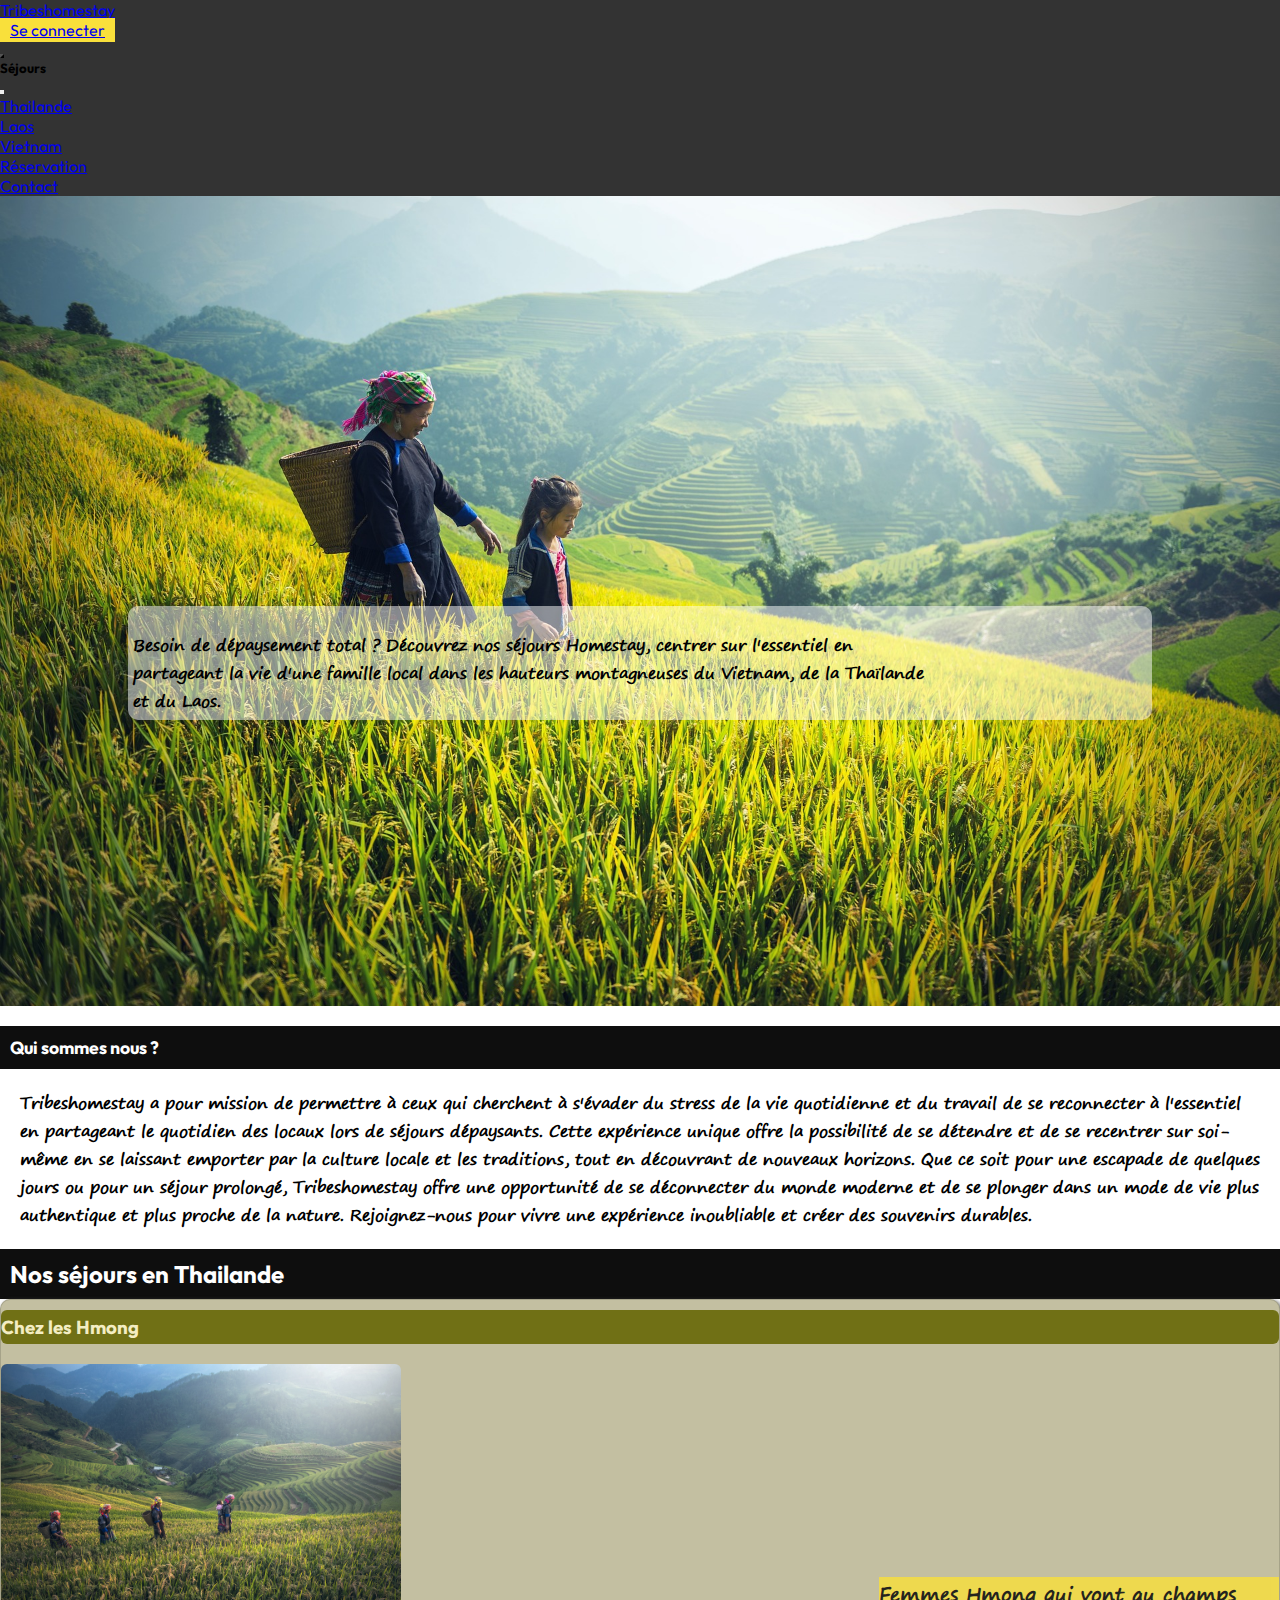
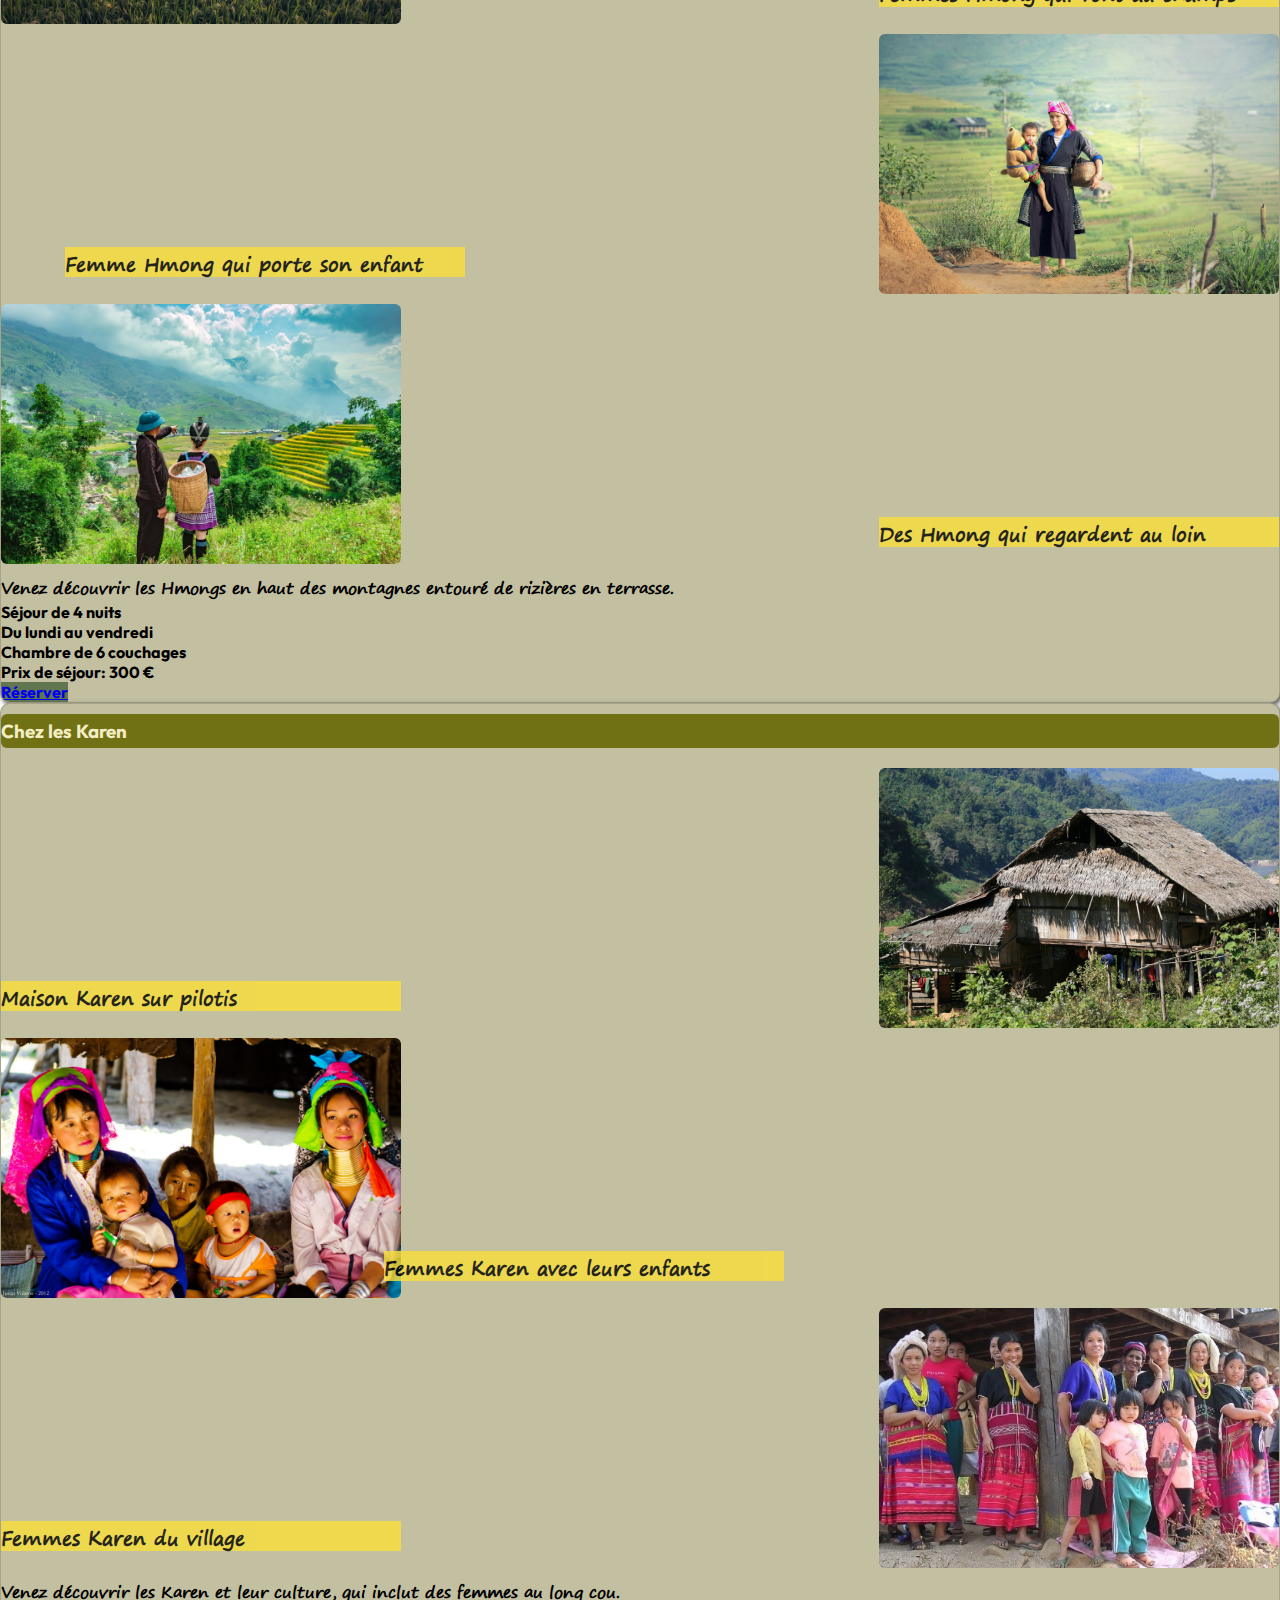
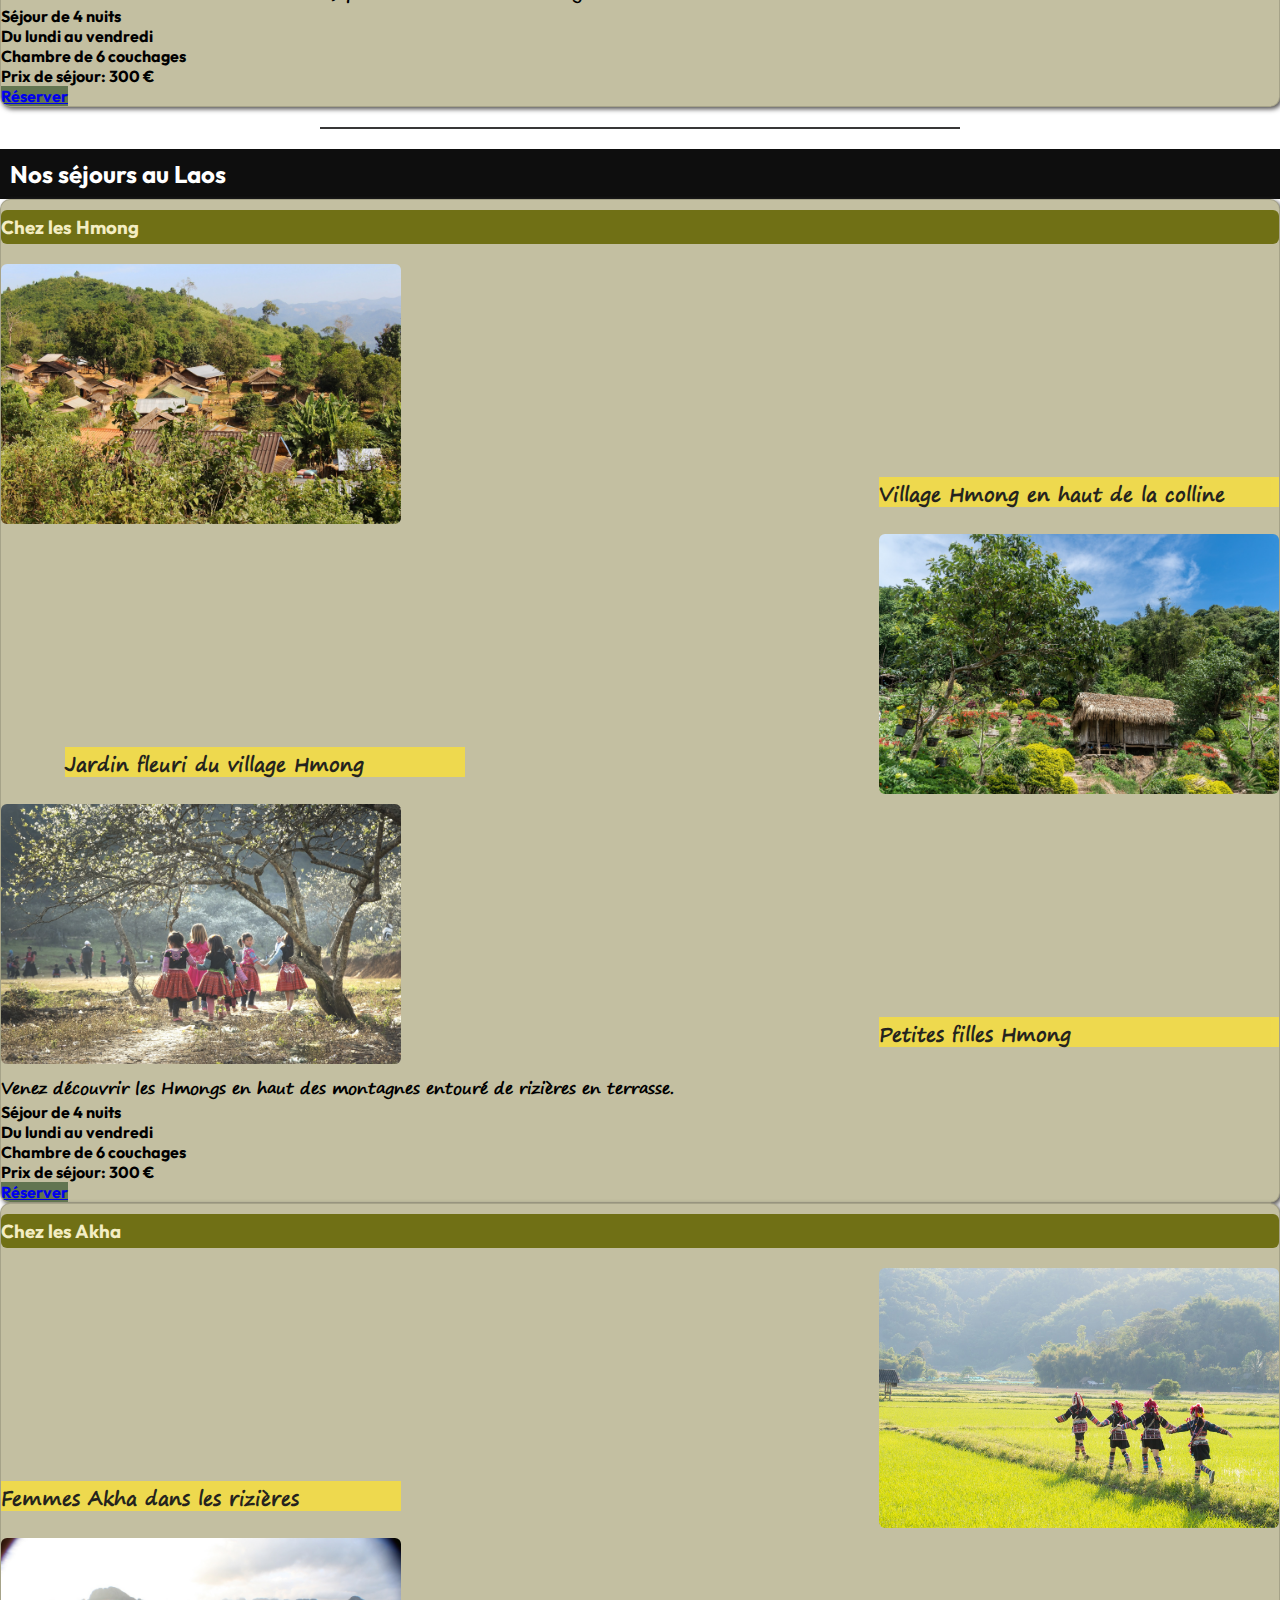
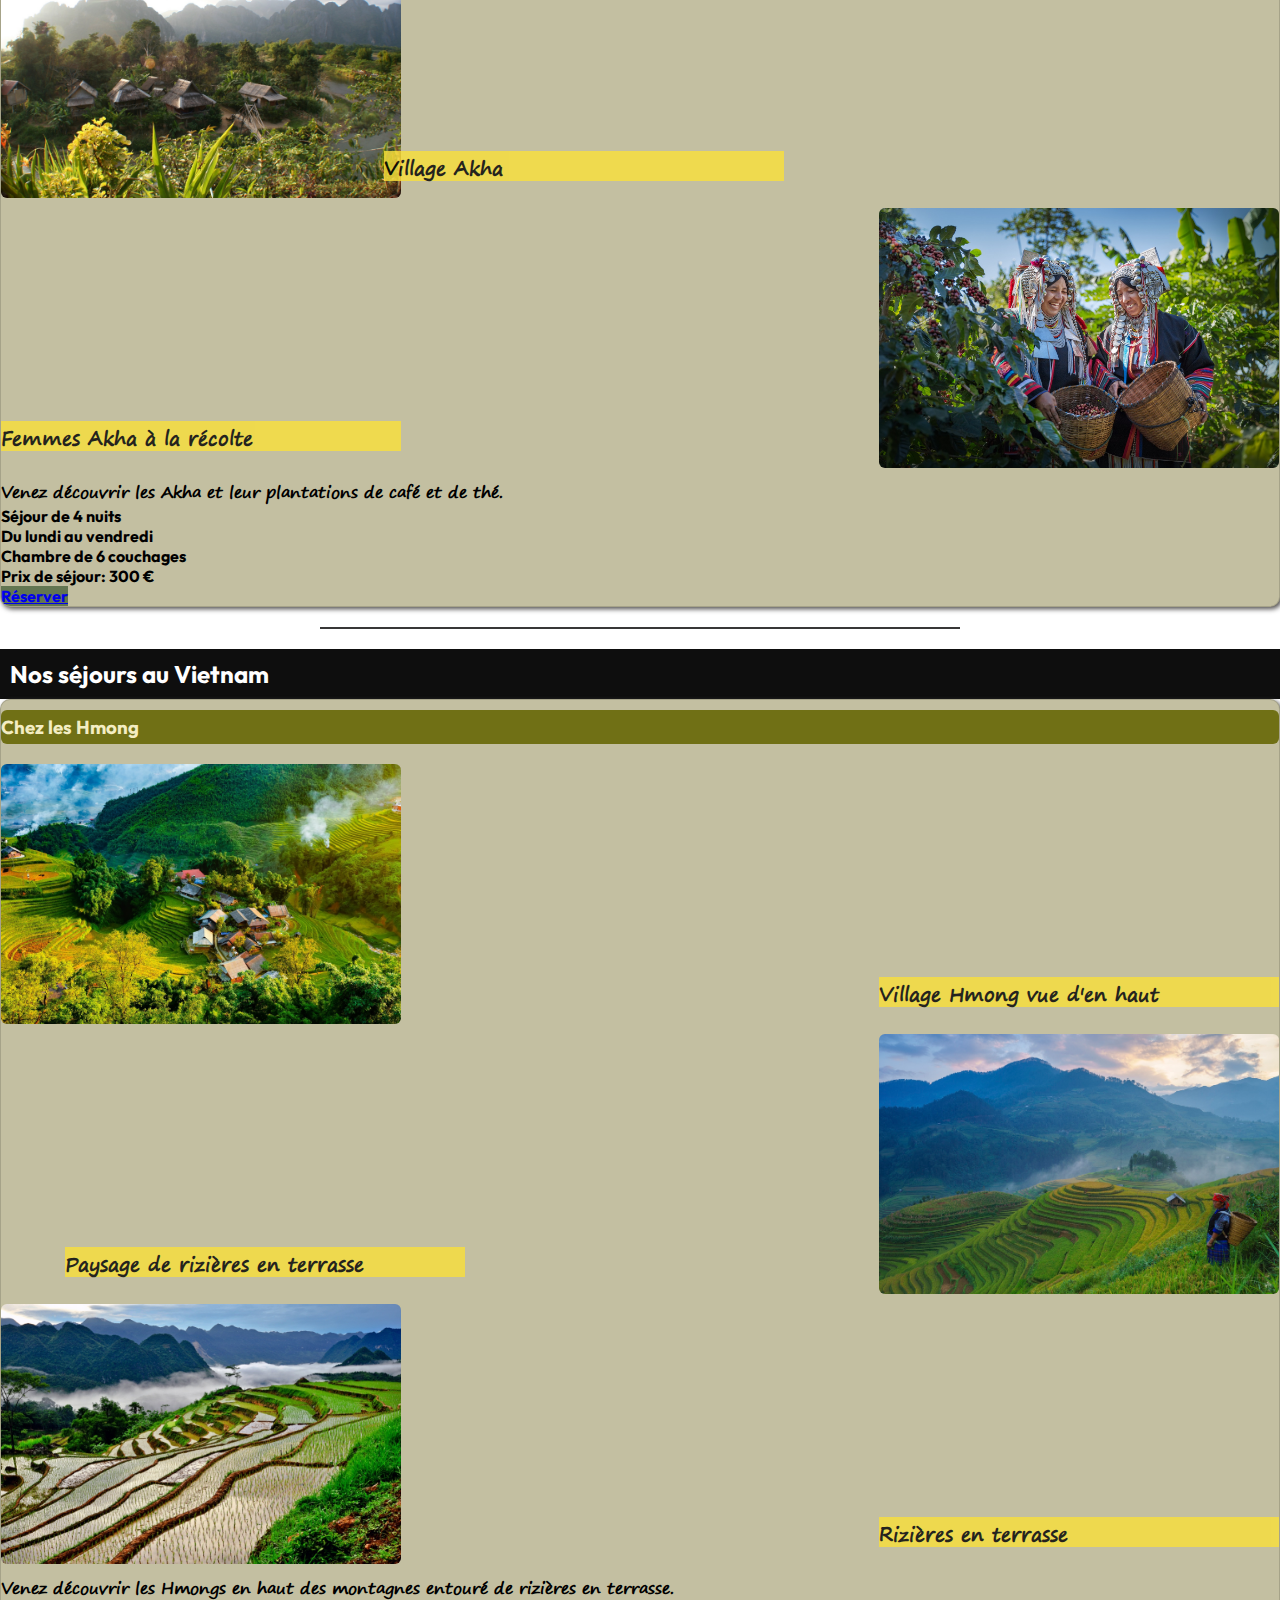
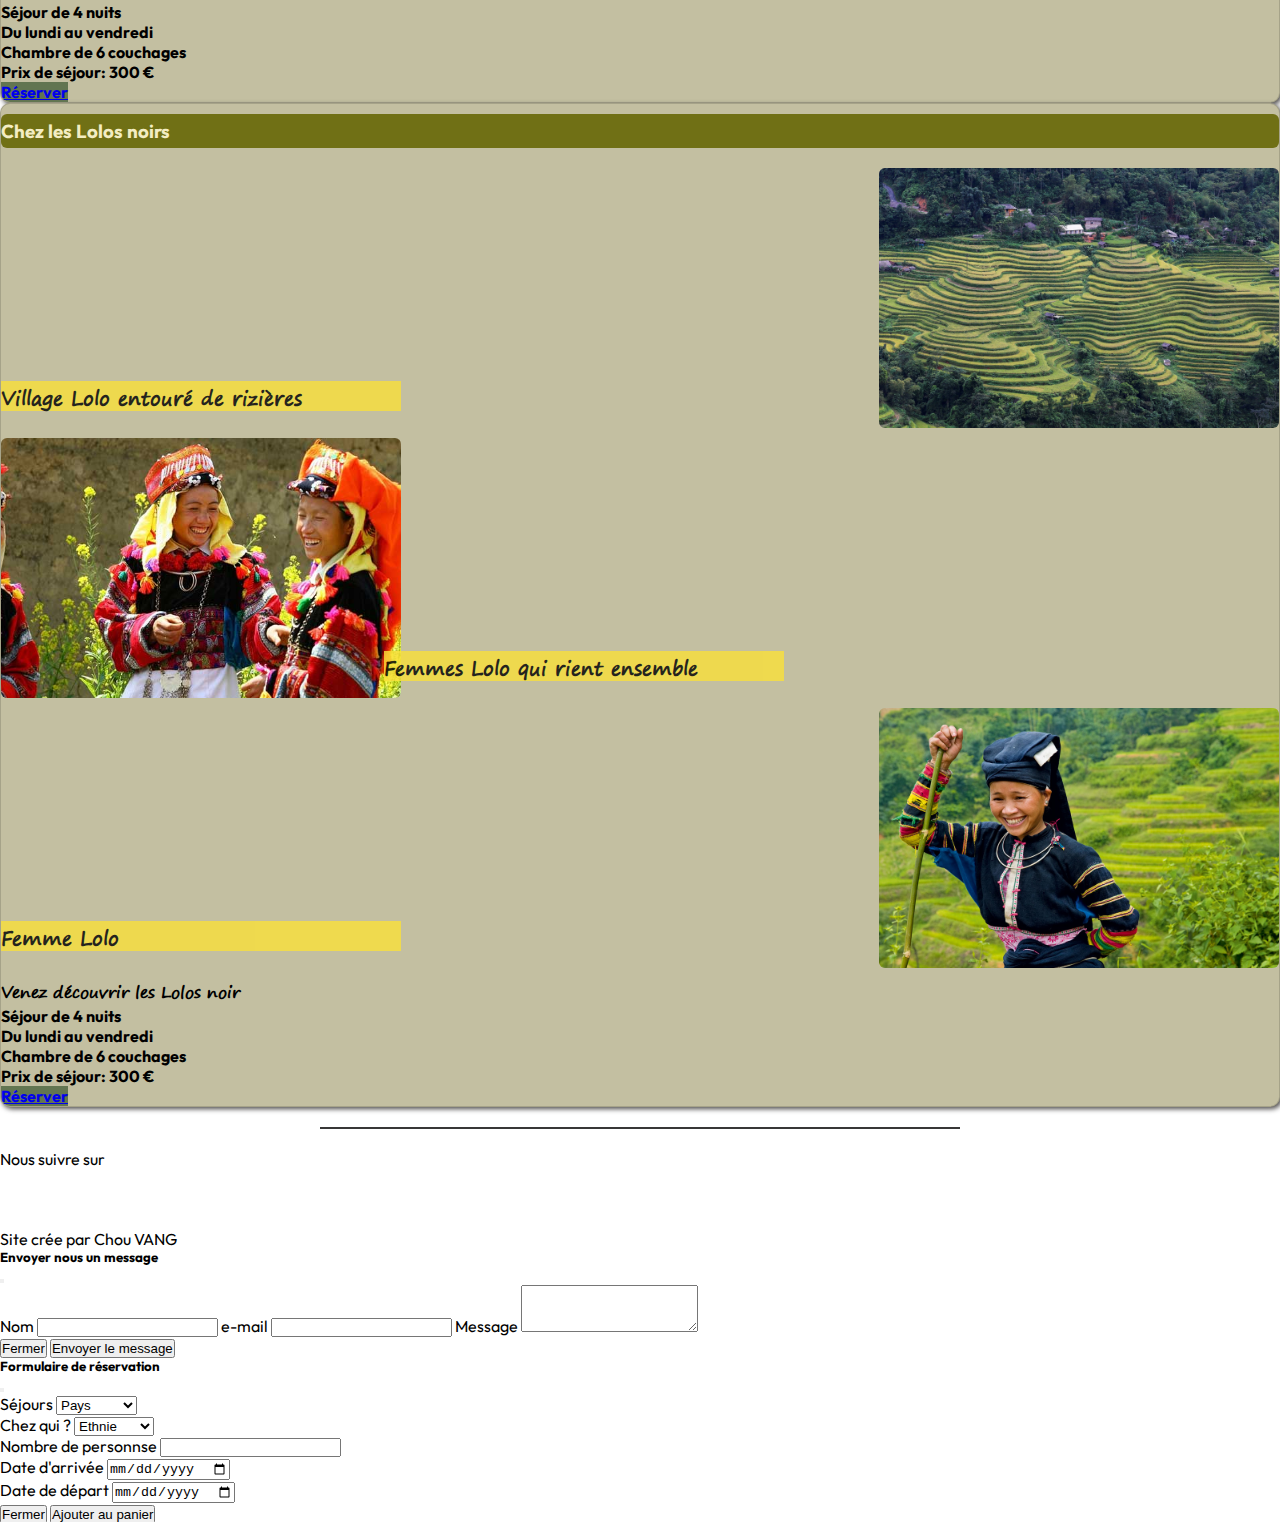
<file: index copy.html>
<!doctype html>
<html lang="en">

<head>
  <meta charset="utf-8">
  <meta name="viewport" content="width=device-width, initial-scale=1">
  <title>Tribeshomestay</title>
  <link href="https://cdn.jsdelivr.net/npm/bootstrap@5.2.3/dist/css/bootstrap.min.css" rel="stylesheet"
    integrity="sha384-rbsA2VBKQhggwzxH7pPCaAqO46MgnOM80zW1RWuH61DGLwZJEdK2Kadq2F9CUG65" crossorigin="anonymous">
  <link rel="stylesheet" href="style.css">
</head>

<body>
  <header>
    <nav class="navbar navbar-dark bg-dark fixed-top" id="menuScroll">
      <div class="container-fluid justify-content-end w-100">
        <div class="d-flex w-100 col">
          <div class="d-flex brand">
            <a class="navbar-brand text-uppercase" href="#">Tribeshomestay</a>
          </div>
          <div class="d-flex justify-content-end px-3 col align-items-center">
            <a class="nav-link btn" href="./connexion.html">Se connecter</a>
          </div>
        </div>
        <button class="navbar-toggler menu-bouton" type="button" data-bs-toggle="offcanvas"
          data-bs-target="#offcanvasDarkNavbar" aria-controls="offcanvasDarkNavbar">
          <span class="navbar-toggler-icon"></span>
        </button>
        <div class="offcanvas offcanvas-end text-bg-dark" tabindex="-1" id="offcanvasDarkNavbar"
          aria-labelledby="offcanvasDarkNavbarLabel">
          <div class="offcanvas-header">
            <h5 class="offcanvas-title text-white" id="offcanvasDarkNavbarLabel">Séjours</h5>
            <button type="button" class="btn-close btn-close-white" data-bs-dismiss="offcanvas"
              aria-label="Close"></button>
          </div>
          <div class="offcanvas-body">
            <ul class="navbar-nav justify-content-end flex-grow-1 pe-3">
              <li class="nav-item">
                <a class="nav-link text-white" href="#thailande">Thailande</a>
              </li>
              <li class="nav-item">
                <a class="nav-link text-white" href="#laos">Laos</a>
              </li>
              <li class="nav-item">
                <a class="nav-link text-white" href="#vietnam">Vietnam</a>
              </li>
              <li class="nav-item">
                <a class="nav-link" href="#" data-bs-toggle="modal" data-bs-target="#joinModal2">Réservation</a>
              </li>
              <li class="nav-item">
                <a class="nav-link" href="#" data-bs-toggle="modal" data-bs-target="#joinModal1">Contact</a>
              </li>
            </ul>
          </div>
        </div>
      </div>
    </nav>
  </header>
  <main>
    <section class="accueil">
      <div class="cover d-flex justify-content-center text-center">
        <div class="titre">
          <h1>tribeshomestay</h1>
          <h2>Séjours en terre inconnu</h2>
        </div>
      </div>
      <div class="cover-presentation d-flex align-items-center justify-content-center">
        <p>
          Besoin de dépaysement total ?
          Découvrez nos séjours Homestay,
          centrer sur l'essentiel en partageant
          la vie d'une famille local dans les
          hauteurs montagneuses du
          Vietnam, de la Thaïlande et du Laos.
        </p>
      </div>
    </section>
    <section class="container quijesuis">
      <article class="text-center">
        <h2>Qui sommes nous ?</h2>
        <p class="text-start">
          Tribeshomestay a pour mission de permettre à ceux qui cherchent à s'évader du stress de la vie quotidienne et
          du travail de se reconnecter à l'essentiel en partageant le quotidien des locaux lors de séjours dépaysants.
          Cette expérience unique offre la possibilité de se détendre et de se recentrer sur soi-même en se laissant
          emporter par la culture locale et les traditions, tout en découvrant de nouveaux horizons. Que ce soit pour
          une escapade de quelques jours ou pour un séjour prolongé, Tribeshomestay offre une opportunité de se
          déconnecter du monde moderne et de se plonger dans un mode de vie plus authentique et plus proche de la
          nature. Rejoignez-nous pour vivre une expérience inoubliable et créer des souvenirs durables.
        </p>
      </article>
    </section>
    <!-- **************Section Thailande***************** -->
    <section class="container-fluid w-100 g-0" id="thailande">
      <div class="description text-center">
        <h2>Nos séjours en Thailande</h2>
      </div>
      <div class="row sejours w-100 justify-content-lg-evenly my-lg-4">
        <article class="sejour-card hmong thailande text-center col-lg-5 py-4">
          <div class="text-center">
            <h3>Chez les Hmong</h3>
            <div class="image">
              <img src="./images/agriculture-2.jpg" class="img-fluid" alt="Femmes Hmong qui vont au champs">
              <span>
                Femmes Hmong qui vont au champs
              </span>
            </div>
            <div class="image">
              <img src="./images/mother-gc4d85ecfe_1920.jpg" class="img-fluid" alt="Femme Hmong qui porte son enfant">
              <span>
                Femme Hmong qui porte son enfant
              </span>
            </div>
            <div class="image">
              <img src="./images/horizon.jpg" class="img-fluid" alt="Des Hmong qui regardent au loin">
              <span>
                Des Hmong qui regardent au loin
              </span>
            </div>
            <p class="resume">
              Venez découvrir les Hmongs en haut des montagnes entouré de rizières en terrasse.
            </p>
            <div class="prix-details">
              <p class="font-outfit">
                Séjour de 4 nuits<br>
                Du lundi au vendredi<br>
                Chambre de 6 couchages<br>
                Prix de séjour: 300 €
              </p>
              <a href="#" class="btn" data-bs-toggle="modal" data-bs-target="#joinModal2">Réserver</a>
            </div>
          </div>
        </article>
        <article class="sejour-card karen thailande text-center col-lg-5 py-4">
          <div class="text-center">
            <h3>Chez les Karen</h3>
            <div class="image">
              <img src="./images/karen-hilltribe.jpg" class="img-fluid" alt="Maison Karen sur pilotis">
              <span>
                Maison Karen sur pilotis
              </span>
            </div>
            <div class="image">
              <img src="./images/Karen-1.jpg" class="img-fluid" alt="Femmes Karen avec leurs enfants">
              <span>
                Femmes Karen avec leurs enfants
              </span>
            </div>
            <div class="image">
              <img src="./images/womenall.jpg" class="img-fluid" alt="Femmes Karen du village">
              <span>
                Femmes Karen du village
              </span>
            </div>
            <p class="resume">
              Venez découvrir les Karen et leur culture, qui inclut des femmes au long cou.
            </p>
            <div class="prix-details">
              <p class="font-outfit">
                Séjour de 4 nuits<br>
                Du lundi au vendredi<br>
                Chambre de 6 couchages<br>
                Prix de séjour: 300 €
              </p>
              <a href="#" class="btn" data-bs-toggle="modal" data-bs-target="#joinModal2">Réserver</a>
            </div>
          </div>
        </article>
      </div>
      <div class="trait"></div>
    </section>
    <!-- ****************Section Laos******************* -->
    <section class="container-fluid g-0" id="laos">
      <div class="description text-center">
        <h2>Nos séjours au Laos</h2>
      </div>
      <div class="row sejours w-100 justify-content-lg-evenly my-lg-4">
        <article class="sejour-card hmong laos text-center col-lg-5 py-4">
          <div class="text-center">
            <h3>Chez les Hmong</h3>
            <div class="image">
              <img src="./images/village-2.jpg" class="img-fluid" alt="Village Hmong en haut de la colline">
              <span>
                Village Hmong en haut de la colline
              </span>
            </div>
            <div class="image">
              <img src="./images/jardin_hmong.jpg" class="img-fluid" alt="Jardin fleuri du village Hmong">
              <span>
                Jardin fleuri du village Hmong
              </span>
            </div>
            <div class="image">
              <img src="./images/hmong_year.jpg" class="img-fluid" alt="Petites filles Hmong">
              <span>
                Petites filles Hmong
              </span>
            </div>
            <p class="resume">
              Venez découvrir les Hmongs en haut des montagnes entouré de rizières en terrasse.
            </p>
            <div class="prix-details">
              <p class="font-outfit">
                Séjour de 4 nuits<br>
                Du lundi au vendredi<br>
                Chambre de 6 couchages<br>
                Prix de séjour: 300 €
              </p>
              <a href="#" class="btn" data-bs-toggle="modal" data-bs-target="#joinModal2">Réserver</a>
            </div>
          </div>
        </article>
        <article class="sejour-card akha laos text-center col-lg-5 py-4">
          <h3>Chez les Akha</h3>
          <div class="image">
            <img src="./images/akha_2.jpg" class="img-fluid" alt="Femmes Akha dans les rizières">
            <span>
              Femmes Akha dans les rizières
            </span>
          </div>
          <div class="image">
            <img src="./images/laos-1.jpg" class="img-fluid" alt="Village Akha">
            <span>
              Village Akha
            </span>
          </div>
          <div class="image">
            <img src="./images/akha_3.jpg" class="img-fluid" alt="Femmes Akha à la récolte">
            <span>
              Femmes Akha à la récolte
            </span>
          </div>
          <p class="resume">
            Venez découvrir les Akha et leur plantations de café et de thé.
          </p>
          <div class="prix-details">
            <p class="font-outfit">
                Séjour de 4 nuits<br>
                Du lundi au vendredi<br>
                Chambre de 6 couchages<br>
                Prix de séjour: 300 €
              </p>
            <a href="#" class="btn" data-bs-toggle="modal" data-bs-target="#joinModal2">Réserver</a>
          </div>
        </article>
      </div>
      <div class="trait"></div>
    </section>
    <!-- *******************Section Vietnam******************** -->
    <section class="container-fluid g-0" id="vietnam">
      <div class="description text-center">
        <h2>Nos séjours au Vietnam</h2>
      </div>
      <div class="row sejours w-100 justify-content-lg-evenly my-lg-4">
        <article class="sejour-card hmong vietnam text-center col-lg-5 py-4">
          <div class="text-center">
            <h3>Chez les Hmong</h3>
            <div class="image">
              <img src="./images/landscape_2.jpg" class="img-fluid" alt="Village Hmong vue d'en haut">
              <span>
                Village Hmong vue d'en haut
              </span>
            </div>
            <div class="image">
              <img src="./images/farmer-ga64b10d5a_1920.jpg" class="img-fluid" alt="Paysage de rizières en terrasse">
              <span>
                Paysage de rizières en terrasse
              </span>
            </div>
            <div class="image">
              <img src="./images/Voyage-vietnam-1.jpg" class="img-fluid" alt="Rizières en terrasse">
              <span>
                Rizières en terrasse
              </span>
            </div>
            <p class="resume">
              Venez découvrir les Hmongs en haut des montagnes entouré de rizières en terrasse.
            </p>
            <div class="prix-details">
              <p class="font-outfit">
                Séjour de 4 nuits<br>
                Du lundi au vendredi<br>
                Chambre de 6 couchages<br>
                Prix de séjour: 300 €
              </p>
              <a href="#" class="btn" data-bs-toggle="modal" data-bs-target="#joinModal2">Réserver</a>
            </div>
          </div>
        </article>
        <article class="sejour-card lolos vietnam text-center col-lg-5 py-4">
          <h3>Chez les Lolos noirs</h3>
          <div class="image">
            <img src="./images/landscape_1.jpg" class="img-fluid" alt="Village Lolo entouré de rizières">
            <span>
              Village Lolo entouré de rizières
            </span>
          </div>
          <div class="image">
            <img src="./images/ethnie-lolo-ha-giang.jpg" class="img-fluid" alt="Femmes Lolo qui rient ensemble">
            <span>
              Femmes Lolo qui rient ensemble
            </span>
          </div>
          <div class="image">
            <img src="./images/lolo_1.jpg" class="img-fluid" alt="Femme Lolo">
            <span>
              Femme Lolo
            </span>
          </div>
          <p class="resume">
            Venez découvrir les Lolos noir
          </p>
          <div class="prix-details">
            <p class="font-outfit">
                Séjour de 4 nuits<br>
                Du lundi au vendredi<br>
                Chambre de 6 couchages<br>
                Prix de séjour: 300 €
              </p>
            <a href="#" class="btn" data-bs-toggle="modal" data-bs-target="#joinModal2">Réserver</a>
          </div>
        </article>
      </div>
      <div class="trait"></div>
    </section>
  </main>
  <footer class="navbar navbar-expand-lg bg-dark navbar-dark pb-2">
    <div class="container justify-content-center">
      <div class="row text-center">
        <div class="row-cols-lg-1 align-items-start fs-4 text-white">
          Nous suivre sur
        </div>
        <nav>
          <div class="justify-content-center">
            <div>
              <ul class="d-flex reseau-sociaux justify-content-evenly m-0 p-0">
                <li class="nav-item">
                  <a class="nav-link" href="#"><svg xmlns="http://www.w3.org/2000/svg" width="16" height="16"
                      fill="#fff" class="bi bi-twitter" viewBox="0 0 16 16">
                      <path
                        d="M5.026 15c6.038 0 9.341-5.003 9.341-9.334 0-.14 0-.282-.006-.422A6.685 6.685 0 0 0 16 3.542a6.658 6.658 0 0 1-1.889.518 3.301 3.301 0 0 0 1.447-1.817 6.533 6.533 0 0 1-2.087.793A3.286 3.286 0 0 0 7.875 6.03a9.325 9.325 0 0 1-6.767-3.429 3.289 3.289 0 0 0 1.018 4.382A3.323 3.323 0 0 1 .64 6.575v.045a3.288 3.288 0 0 0 2.632 3.218 3.203 3.203 0 0 1-.865.115 3.23 3.23 0 0 1-.614-.057 3.283 3.283 0 0 0 3.067 2.277A6.588 6.588 0 0 1 .78 13.58a6.32 6.32 0 0 1-.78-.045A9.344 9.344 0 0 0 5.026 15z" />
                    </svg></a>
                </li>
                <li class="nav-item">
                  <a class="nav-link" href="#"><svg xmlns="http://www.w3.org/2000/svg" width="16" height="16"
                      fill="#fff" class="bi bi-linkedin" viewBox="0 0 16 16">
                      <path
                        d="M0 1.146C0 .513.526 0 1.175 0h13.65C15.474 0 16 .513 16 1.146v13.708c0 .633-.526 1.146-1.175 1.146H1.175C.526 16 0 15.487 0 14.854V1.146zm4.943 12.248V6.169H2.542v7.225h2.401zm-1.2-8.212c.837 0 1.358-.554 1.358-1.248-.015-.709-.52-1.248-1.342-1.248-.822 0-1.359.54-1.359 1.248 0 .694.521 1.248 1.327 1.248h.016zm4.908 8.212V9.359c0-.216.016-.432.08-.586.173-.431.568-.878 1.232-.878.869 0 1.216.662 1.216 1.634v3.865h2.401V9.25c0-2.22-1.184-3.252-2.764-3.252-1.274 0-1.845.7-2.165 1.193v.025h-.016a5.54 5.54 0 0 1 .016-.025V6.169h-2.4c.03.678 0 7.225 0 7.225h2.4z" />
                    </svg></a>
                </li>
                <li class="nav-item">
                  <a class="nav-link" href=""><svg xmlns="http://www.w3.org/2000/svg" width="16" height="16" fill="#fff"
                      class="bi bi-facebook" viewBox="0 0 16 16">
                      <path
                        d="M16 8.049c0-4.446-3.582-8.05-8-8.05C3.58 0-.002 3.603-.002 8.05c0 4.017 2.926 7.347 6.75 7.951v-5.625h-2.03V8.05H6.75V6.275c0-2.017 1.195-3.131 3.022-3.131.876 0 1.791.157 1.791.157v1.98h-1.009c-.993 0-1.303.621-1.303 1.258v1.51h2.218l-.354 2.326H9.25V16c3.824-.604 6.75-3.934 6.75-7.951z" />
                    </svg></a>
                </li>
              </ul>
            </div>
          </div>
        </nav>
        <div class="mt-2">
          <p class="text-white">Site crée par Chou VANG</p>
        </div>
      </div>
    </div>
  </footer>
  <!-- **********************MODAL CONTACT****************** -->
  <div class="modal fade" id="joinModal1" tabindex="-1" role="dialog" aria-labelledby="joinModalLabel"
    aria-hidden="true">
    <div class="modal-dialog" role="document">
      <div class="modal-content">
        <div class="modal-header">
          <h5 class="modal-title" id="joinModalLabel">
            Envoyer nous un message
          </h5>
          <button type="button" class="btn-close" data-bs-dismiss="modal" aria-label="Close">
          </button>
        </div>
        <div class="modal-body">
          <form>
            <label for="name">Nom</label>
            <input type="text" class="form-control" id="name" name="name" />
            <label for="email">e-mail</label>
            <input type="email" class="form-control" id="email" name="email" />
            <label for="message">Message</label>
            <textarea class="form-control" id="message" name="message" rows="3"></textarea>
          </form>
        </div>
        <div class="modal-footer">
          <button type="button" class="btn btn-secondary" data-bs-dismiss="modal">
            Fermer
          </button>
          <button type="button" class="btn btn-primary">
            Envoyer le message
          </button>
        </div>
      </div>
    </div>
  </div>
  <!-- ****************************MODAL RESERVATION**************** -->
  <div class="modal fade" id="joinModal2" tabindex="-1" role="dialog" aria-labelledby="joinModalLabel"
    aria-hidden="true">
    <div class="modal-dialog" role="document">
      <div class="modal-content">
        <div class="modal-header">
          <h5 class="modal-title" id="joinModalLabel">
            Formulaire de réservation
          </h5>
          <button type="button" class="btn-close" data-bs-dismiss="modal" aria-label="Close">
          </button>
        </div>
        <div class="modal-body">
          <form>
            <div class="m-3">
              <label for="name">Séjours</label>
              <select class="form-control" name="pays" id="pays" class="w-100">
                <option value="">Pays</option>
                <option value="thailande">Thailande</option>
                <option value="laos">Laos</option>
                <option value="vietnam">Vietnam</option>
              </select>
            </div>
            <div class="m-3">
              <label for="ethnie">Chez qui ?</label>
              <select class="form-control" name="locals" id="locals" class="w-100">
                <option value="">Ethnie</option>
                <option value="hmong">Hmong</option>
                <option value="akha">Akha</option>
                <option value="lolos">Lolos noir</option>
              </select>
            </div>
            <div class="m-3">
              <label for="customers">Nombre de personnse</label>
              <input class="form-control" type="number" class="w-100">
            </div>
            <div class="m-3">
              <label for="arrival">Date d'arrivée</label>
              <input class="form-control" type="date" class="w-100">
            </div>
            <div class="m-3">
              <label for="departure">Date de départ</label>
              <input class="form-control" type="date" class="w-100">
            </div>
        </div>
        <div class="modal-footer">
          <button type="button" class="btn btn-secondary" data-bs-dismiss="modal">
            Fermer
          </button>
          <button type="button" class="btn btn-primary">
            Ajouter au panier
          </button>
        </div>
      </div>
    </div>
  </div>
  <script src="script.js"></script>
  <script src="https://cdn.jsdelivr.net/npm/bootstrap@5.2.3/dist/js/bootstrap.bundle.min.js"
    integrity="sha384-kenU1KFdBIe4zVF0s0G1M5b4hcpxyD9F7jL+jjXkk+Q2h455rYXK/7HAuoJl+0I4"
    crossorigin="anonymous"></script>
</body>

</html>
</file>
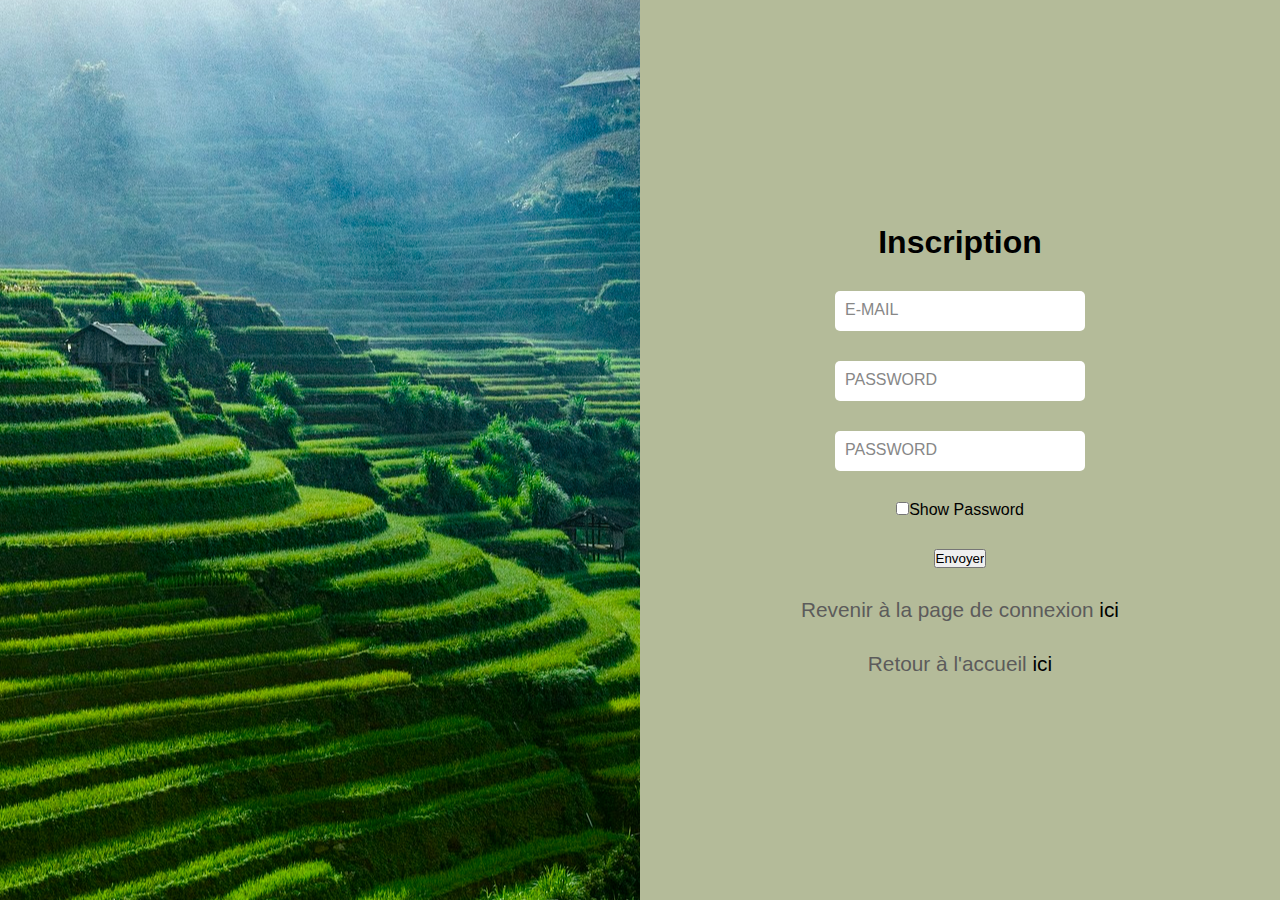
<file: inscription.html>
<!DOCTYPE html>
<html lang="en">
<head>
    <meta charset="UTF-8">
    <meta http-equiv="X-UA-Compatible" content="IE=edge">
    <meta name="viewport" content="width=device-width, initial-scale=1.0">
    <title>Inscription</title>
    <link rel="stylesheet" href="connexion.css">
    <link href="https://cdn.jsdelivr.net/npm/bootstrap@5.2.3/dist/css/bootstrap.min.css" rel="stylesheet"
    integrity="sha384-rbsA2VBKQhggwzxH7pPCaAqO46MgnOM80zW1RWuH61DGLwZJEdK2Kadq2F9CUG65" crossorigin="anonymous">
</head>
<body>
    <div class="photo"></div>
    <form action="#">
        <h1>Inscription</h2>
        <div class="inputBox">
            <input type="text" required="required">
            <span>E-mail</span>
        </div>
        <div class="inputBox">
            <input class="myPass" type="password" required="required" name="pwd">
            <span>Password</span>
        </div>
        <div class="inputBox">
            <input class="myPass" type="password" required="required" name="verif_pwd">
            <span>Password</span>
        </div>
        <div>
            <input id="checkBox" type="checkbox" onclick="showPass()">Show Password
        </div>
        <div class="inputButton">
            <input type="submit" value="Envoyer" class="btn btn-dark">
        </div>
        <p>Revenir à la page de connexion <a href="./connexion.html">ici</a></p>
        <p>Retour à l'accueil <a href="./index.html">ici</a></p>
    </form>

    <script src="script.js"></script>
</body>
</html>
</file>
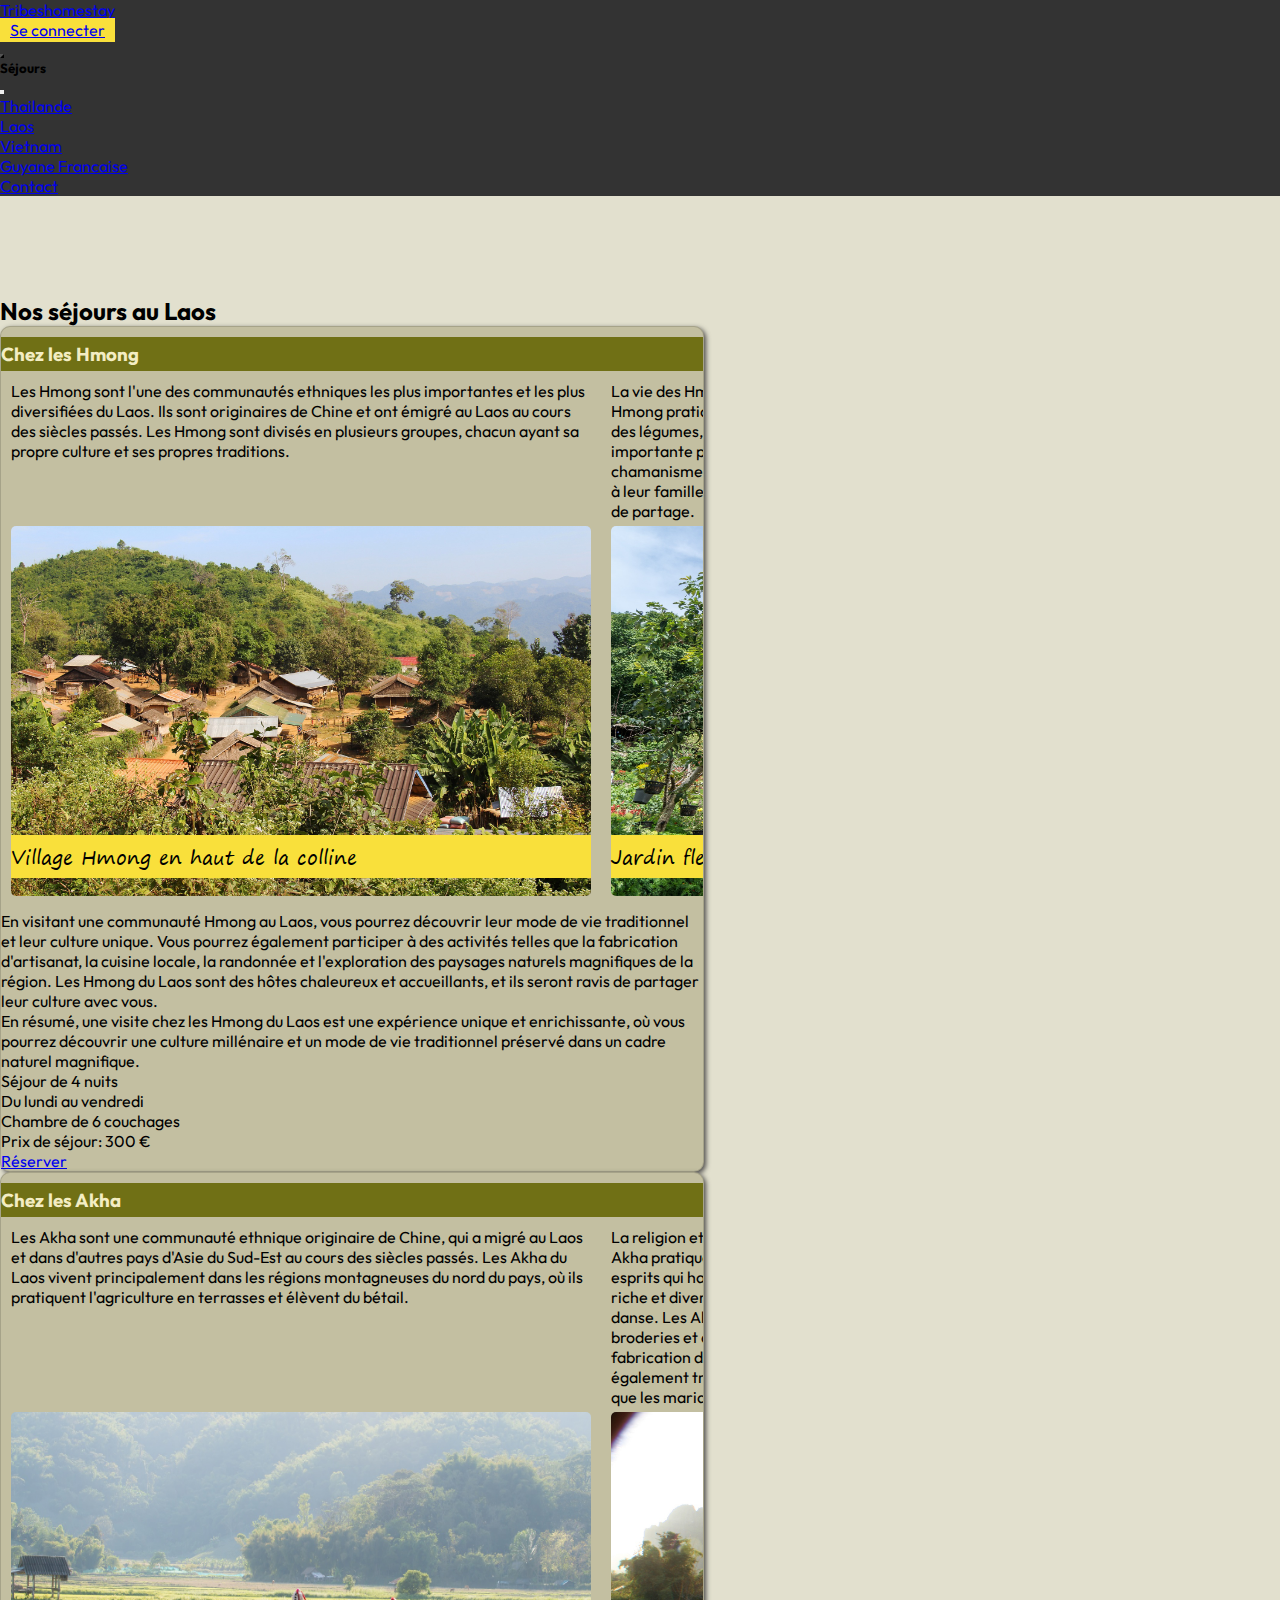
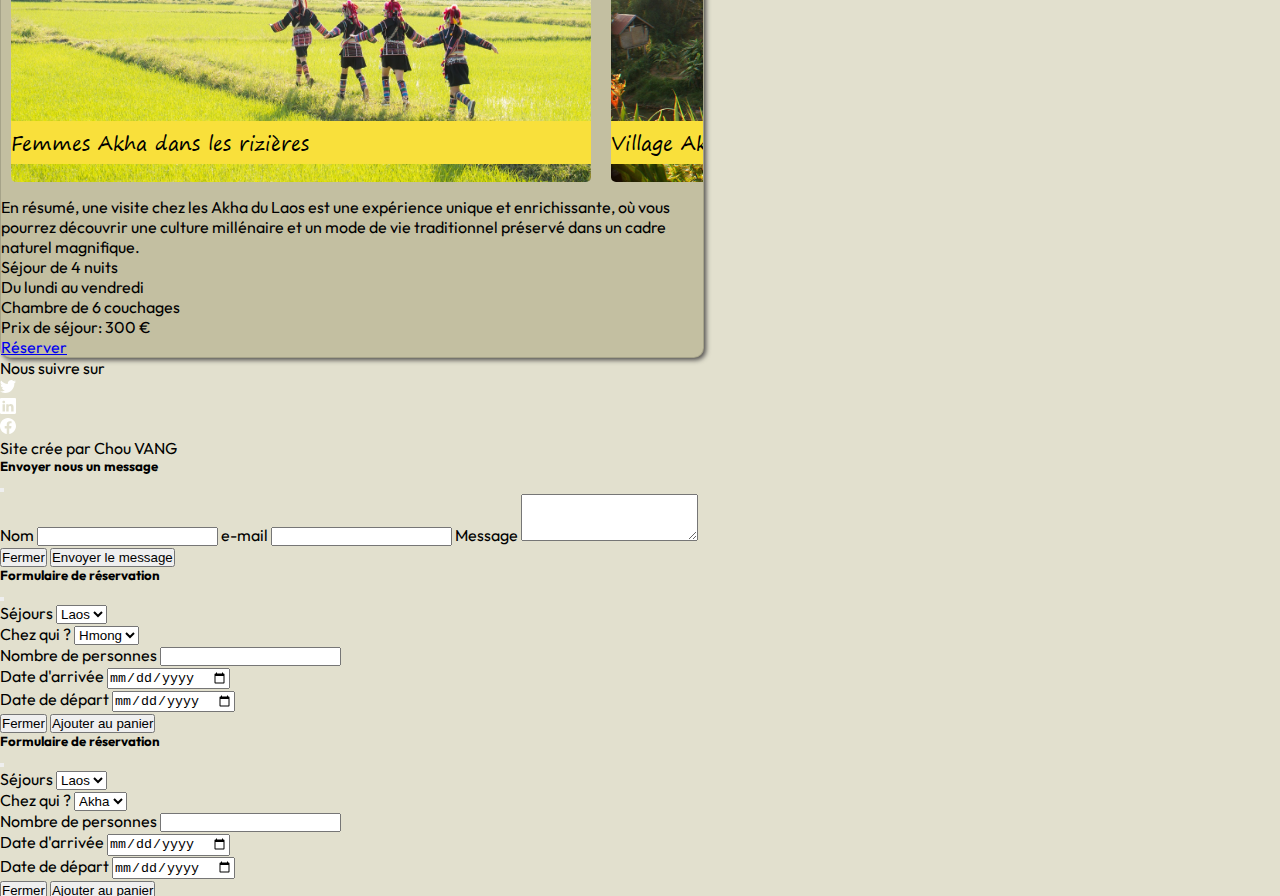
<file: laos.html>
<!DOCTYPE html>
<html lang="en">

<head>
    <meta charset="UTF-8">
    <meta http-equiv="X-UA-Compatible" content="IE=edge">
    <meta name="viewport" content="width=device-width, initial-scale=1.0">
    <title>Document</title>
    <link href="https://cdn.jsdelivr.net/npm/bootstrap@5.2.3/dist/css/bootstrap.min.css" rel="stylesheet"
        integrity="sha384-rbsA2VBKQhggwzxH7pPCaAqO46MgnOM80zW1RWuH61DGLwZJEdK2Kadq2F9CUG65" crossorigin="anonymous">
    <link rel="stylesheet" href="laos.css">
</head>

<body>
    <header>
        <nav class="navbar navbar-dark bg-dark fixed-top" id="menuScroll">
            <div class="container-fluid justify-content-end w-100">
                <div class="d-flex w-100 col">
                    <div class="d-flex brand">
                        <a class="navbar-brand text-uppercase" href="./index.html">Tribeshomestay</a>
                    </div>
                    <div class="d-flex justify-content-end px-3 col align-items-center">
                        <a class="nav-link btn" href="./connexion.html">Se connecter</a>
                    </div>
                </div>
                <button class="navbar-toggler menu-bouton" type="button" data-bs-toggle="offcanvas"
                    data-bs-target="#offcanvasDarkNavbar" aria-controls="offcanvasDarkNavbar">
                    <span class="navbar-toggler-icon"></span>
                </button>
                <div class="offcanvas offcanvas-end text-bg-dark" tabindex="-1" id="offcanvasDarkNavbar"
                    aria-labelledby="offcanvasDarkNavbarLabel">
                    <div class="offcanvas-header">
                        <h5 class="offcanvas-title text-white" id="offcanvasDarkNavbarLabel">Séjours</h5>
                        <button type="button" class="btn-close btn-close-white" data-bs-dismiss="offcanvas"
                            aria-label="Close"></button>
                    </div>
                    <div class="offcanvas-body">
                        <ul class="navbar-nav justify-content-end flex-grow-1 pe-3">
                            <li class="nav-item">
                                <a class="nav-link text-white" href="./thailande.html">Thailande</a>
                            </li>
                            <li class="nav-item">
                                <a class="nav-link text-white" href="./laos.html">Laos</a>
                            </li>
                            <li class="nav-item">
                                <a class="nav-link text-white" href="./vietnam.html">Vietnam</a>
                            </li>
                            <li class="nav-item">
                                <a class="nav-link text-white" href="./guyane.html">Guyane Francaise</a>
                            </li>
                            <li class="nav-item">
                                <a class="nav-link" href="#" data-bs-toggle="modal"
                                    data-bs-target="#joinModal1">Contact</a>
                            </li>
                        </ul>
                    </div>
                </div>
            </div>
        </nav>
    </header>
    <section class="container-fluid g-0" id="laos">
        <div class="description text-center">
            <h2>Nos séjours au Laos</h2>
        </div>
        <div class="container-fluid row sejours w-100 justify-content-lg-evenly my-lg-4 g-0">
            <article class="sejour-card hmong laos text-center my-lg-3 p-4">
                <div class="row text-center align-items-center p-2">
                    <h3>Chez les Hmong</h3>
                    <div class="scroll-media">
                        <div class="scroll-content">
                            <p class="resume text-start pt-4">
                                Les Hmong sont l'une des communautés ethniques les plus importantes et les plus
                                diversifiées
                                du
                                Laos. Ils sont originaires de Chine et ont émigré au Laos au cours des siècles passés.
                                Les
                                Hmong
                                sont divisés en plusieurs groupes, chacun ayant sa propre culture et ses propres
                                traditions.
                            </p>
                            <div class="image">
                                <img src="./images/village-2.jpg" class="img-fluid"
                                    alt="Village Hmong en haut de la colline">
                                <span>
                                    Village Hmong en haut de la colline
                                </span>
                            </div>
                        </div>
                        <div class="scroll-content">
                            <p class="resume text-start pt-2">
                                La vie des Hmong du Laos est centrée sur l'agriculture, la famille et la religion. Les
                                Hmong
                                pratiquent une agriculture en terrasses et cultivent principalement du riz, des légumes,
                                des
                                fruits et des plantes médicinales. La religion est également très importante pour les
                                Hmong
                                du
                                Laos, et ils pratiquent souvent l'animisme, le chamanisme et le bouddhisme. Les Hmong du
                                Laos
                                sont également très attachés à leur famille et leur communauté, et ils ont une forte
                                tradition
                                de coopération et de partage.
                            </p>
                            <div class="image">
                                <img src="./images/jardin_hmong.jpg" class="img-fluid"
                                    alt="Jardin fleuri du village Hmong">
                                <span>
                                    Jardin fleuri du village Hmong
                                </span>
                            </div>
                        </div>
                        <div class="scroll-content">
                            <p class="resume text-start pt-2">
                                La culture Hmong du Laos est riche et diversifiée, et elle se reflète dans leur
                                artisanat,
                                leur
                                musique et leur danse. Les Hmong du Laos sont connus pour leur habillement traditionnel
                                coloré,
                                orné de broderies et de motifs complexes, ainsi que pour leur artisanat, notamment la
                                fabrication de bijoux, de vêtements et de tissus. La musique et la danse Hmong du Laos
                                sont
                                également très populaires, et elles sont souvent associées à des événements tels que les
                                mariages, les funérailles et les festivals.
                            </p>
                            <div class="image">
                                <img src="./images/hmong_year.jpg" class="img-fluid" alt="Petites filles Hmong">
                                <span>
                                    Petites filles Hmong
                                </span>
                            </div>
                        </div>
                    </div>
                    <p class="resume text-start pt-2">
                        En visitant une communauté Hmong au Laos, vous pourrez découvrir leur mode de vie traditionnel
                        et leur culture unique. Vous pourrez également participer à des activités telles que la
                        fabrication d'artisanat, la cuisine locale, la randonnée et l'exploration des paysages naturels
                        magnifiques de la région. Les Hmong du Laos sont des hôtes chaleureux et accueillants, et ils
                        seront ravis de partager leur culture avec vous.
                    </p>
                    <p class="resume text-start pt-2">
                        En résumé, une visite chez les Hmong du Laos est une expérience unique et enrichissante, où vous
                        pourrez découvrir une culture millénaire et un mode de vie traditionnel préservé dans un cadre
                        naturel magnifique.
                    </p>
                    <div class="prix-details">
                        <p class="font-outfit">
                            Séjour de 4 nuits<br>
                            Du lundi au vendredi<br>
                            Chambre de 6 couchages<br>
                            Prix de séjour: 300 €
                        </p>
                        <a href="#" class="btn btn-dark" data-bs-toggle="modal"
                            data-bs-target="#joinModal2">Réserver</a>
                    </div>
                </div>
            </article>
            <article class="sejour-card akha laos text-center p-4 my-lg-3">
                <div class="row text-center align-items-center p-2">
                    <h3>Chez les Akha</h3>
                    <div class="scroll-media">
                        <div class="scroll-content">

                            <p class="resume text-start pt-4">
                                Les Akha sont une communauté ethnique originaire de Chine, qui a migré au Laos et dans
                                d'autres
                                pays
                                d'Asie du Sud-Est au cours des siècles passés. Les Akha du Laos vivent principalement
                                dans
                                les
                                régions montagneuses du nord du pays, où ils pratiquent l'agriculture en terrasses et
                                élèvent du
                                bétail.
                            </p>
                            <div class="image">
                                <img src="./images/akha_2.jpg" class="img-fluid" alt="Femmes Akha dans les rizières">
                                <span>
                                    Femmes Akha dans les rizières
                                </span>
                            </div>
                        </div>
                        <div class="scroll-content">

                            <p class="resume text-start pt-2">
                                La religion et la culture jouent un rôle important dans la vie des Akha du Laos. Les
                                Akha
                                pratiquent
                                souvent une forme d'animisme, qui implique la croyance en des esprits qui habitent les
                                objets et
                                les
                                éléments de la nature. La culture Akha est riche et diversifiée, et elle se reflète dans
                                leur
                                artisanat, leur musique et leur danse. Les Akha du Laos sont connus pour leur
                                habillement
                                traditionnel, orné de broderies et de motifs complexes, ainsi que pour leur artisanat,
                                notamment
                                la
                                fabrication de bijoux, de vêtements et de tissus. La musique et la danse Akha sont
                                également
                                très
                                populaires, et elles sont souvent associées à des événements tels que les mariages, les
                                funérailles
                                et les festivals.
                            </p>
                            <div class="image">
                                <img src="./images/laos-1.jpg" class="img-fluid" alt="Village Akha">
                                <span>
                                    Village Akha
                                </span>
                            </div>
                        </div>
                        <div class="scroll-content">

                            <p class="resume text-start pt-2">
                                La communauté Akha du Laos est très attachée à sa culture et à ses traditions, et elle
                                est
                                souvent
                                enclin à préserver son mode de vie traditionnel malgré les pressions modernes. En
                                visitant
                                une
                                communauté Akha au Laos, vous pourrez découvrir leur mode de vie traditionnel, leur
                                culture
                                unique
                                et leur artisanat fascinant. Vous pourrez également participer à des activités telles
                                que la
                                randonnée et l'exploration des paysages naturels magnifiques de la région.
                            </p>
                            <div class="image">
                                <img src="./images/akha_3.jpg" class="img-fluid" alt="Femmes Akha à la récolte">
                                <span>
                                    Femmes Akha à la récolte
                                </span>
                            </div>
                        </div>
                    </div>
                    <p class="resume text-start pt-2">
                        En résumé, une visite chez les Akha du Laos est une expérience unique et enrichissante, où vous
                        pourrez découvrir une culture millénaire et un mode de vie traditionnel préservé dans un cadre
                        naturel magnifique.
                    </p>
                    <div class="prix-details">
                        <p class="font-outfit">
                            Séjour de 4 nuits<br>
                            Du lundi au vendredi<br>
                            Chambre de 6 couchages<br>
                            Prix de séjour: 300 €
                        </p>
                        <a href="#" class="btn btn-dark" data-bs-toggle="modal"
                            data-bs-target="#joinModal3">Réserver</a>
                    </div>
                </div>
            </article>
        </div>
        <div class="trait"></div>
    </section>
    <footer class="navbar navbar-expand-lg bg-dark navbar-dark pb-2">
        <div class="container justify-content-center">
            <div class="row text-center">
                <div class="row-cols-lg-1 align-items-start fs-4 text-white">
                    Nous suivre sur
                </div>
                <nav>
                    <div class="justify-content-center">
                        <div>
                            <ul class="d-flex reseau-sociaux justify-content-evenly m-0 p-0">
                                <li class="nav-item">
                                    <a class="nav-link" href="#"><svg xmlns="http://www.w3.org/2000/svg" width="16"
                                            height="16" fill="#fff" class="bi bi-twitter" viewBox="0 0 16 16">
                                            <path
                                                d="M5.026 15c6.038 0 9.341-5.003 9.341-9.334 0-.14 0-.282-.006-.422A6.685 6.685 0 0 0 16 3.542a6.658 6.658 0 0 1-1.889.518 3.301 3.301 0 0 0 1.447-1.817 6.533 6.533 0 0 1-2.087.793A3.286 3.286 0 0 0 7.875 6.03a9.325 9.325 0 0 1-6.767-3.429 3.289 3.289 0 0 0 1.018 4.382A3.323 3.323 0 0 1 .64 6.575v.045a3.288 3.288 0 0 0 2.632 3.218 3.203 3.203 0 0 1-.865.115 3.23 3.23 0 0 1-.614-.057 3.283 3.283 0 0 0 3.067 2.277A6.588 6.588 0 0 1 .78 13.58a6.32 6.32 0 0 1-.78-.045A9.344 9.344 0 0 0 5.026 15z" />
                                        </svg></a>
                                </li>
                                <li class="nav-item">
                                    <a class="nav-link" href="#"><svg xmlns="http://www.w3.org/2000/svg" width="16"
                                            height="16" fill="#fff" class="bi bi-linkedin" viewBox="0 0 16 16">
                                            <path
                                                d="M0 1.146C0 .513.526 0 1.175 0h13.65C15.474 0 16 .513 16 1.146v13.708c0 .633-.526 1.146-1.175 1.146H1.175C.526 16 0 15.487 0 14.854V1.146zm4.943 12.248V6.169H2.542v7.225h2.401zm-1.2-8.212c.837 0 1.358-.554 1.358-1.248-.015-.709-.52-1.248-1.342-1.248-.822 0-1.359.54-1.359 1.248 0 .694.521 1.248 1.327 1.248h.016zm4.908 8.212V9.359c0-.216.016-.432.08-.586.173-.431.568-.878 1.232-.878.869 0 1.216.662 1.216 1.634v3.865h2.401V9.25c0-2.22-1.184-3.252-2.764-3.252-1.274 0-1.845.7-2.165 1.193v.025h-.016a5.54 5.54 0 0 1 .016-.025V6.169h-2.4c.03.678 0 7.225 0 7.225h2.4z" />
                                        </svg></a>
                                </li>
                                <li class="nav-item">
                                    <a class="nav-link" href=""><svg xmlns="http://www.w3.org/2000/svg" width="16"
                                            height="16" fill="#fff" class="bi bi-facebook" viewBox="0 0 16 16">
                                            <path
                                                d="M16 8.049c0-4.446-3.582-8.05-8-8.05C3.58 0-.002 3.603-.002 8.05c0 4.017 2.926 7.347 6.75 7.951v-5.625h-2.03V8.05H6.75V6.275c0-2.017 1.195-3.131 3.022-3.131.876 0 1.791.157 1.791.157v1.98h-1.009c-.993 0-1.303.621-1.303 1.258v1.51h2.218l-.354 2.326H9.25V16c3.824-.604 6.75-3.934 6.75-7.951z" />
                                        </svg></a>
                                </li>
                            </ul>
                        </div>
                    </div>
                </nav>
                <div class="mt-2">
                    <p class="text-white">Site crée par Chou VANG</p>
                </div>
            </div>
        </div>
    </footer>
    <!-- **********************MODAL CONTACT****************** -->
    <div class="modal fade" id="joinModal1" tabindex="-1" role="dialog" aria-labelledby="joinModalLabel"
        aria-hidden="true">
        <div class="modal-dialog" role="document">
            <div class="modal-content">
                <div class="modal-header">
                    <h5 class="modal-title" id="joinModalLabel">
                        Envoyer nous un message
                    </h5>
                    <button type="button" class="btn-close" data-bs-dismiss="modal" aria-label="Close">
                    </button>
                </div>
                <div class="modal-body">
                    <form>
                        <label for="name">Nom</label>
                        <input type="text" class="form-control" id="name" name="name" />
                        <label for="email">e-mail</label>
                        <input type="email" class="form-control" id="email" name="email" />
                        <label for="message">Message</label>
                        <textarea class="form-control" id="message" name="message" rows="3"></textarea>
                    </form>
                </div>
                <div class="modal-footer">
                    <button type="button" class="btn btn-secondary" data-bs-dismiss="modal">
                        Fermer
                    </button>
                    <button type="button" class="btn btn-primary">
                        Envoyer le message
                    </button>
                </div>
            </div>
        </div>
    </div>
    <!-- ****************************MODAL RESERVATION**************** -->
    <div class="modal fade" id="joinModal2" tabindex="-1" role="dialog" aria-labelledby="joinModalLabel"
        aria-hidden="true">
        <div class="modal-dialog" role="document">
            <div class="modal-content">
                <div class="modal-header">
                    <h5 class="modal-title" id="joinModalLabel">
                        Formulaire de réservation
                    </h5>
                    <button type="button" class="btn-close" data-bs-dismiss="modal" aria-label="Close">
                    </button>
                </div>
                <div class="modal-body">
                    <form>
                        <div class="m-3">
                            <label for="name">Séjours</label>
                            <select class="form-control" name="pays" id="pays" class="w-100">
                                <option value="laos">Laos</option>
                            </select>
                        </div>
                        <div class="m-3">
                            <label for="ethnie">Chez qui ?</label>
                            <select class="form-control" name="locals" id="locals" class="w-100">
                                <option value="hmong">Hmong</option>
                            </select>
                        </div>
                        <div class="m-3">
                            <label for="customers">Nombre de personnes</label>
                            <input class="form-control" type="number" class="w-100">
                        </div>
                        <div class="m-3">
                            <label for="arrival">Date d'arrivée</label>
                            <input class="form-control" type="date" class="w-100">
                        </div>
                        <div class="m-3">
                            <label for="departure">Date de départ</label>
                            <input class="form-control" type="date" class="w-100">
                        </div>
                </div>
                <div class="modal-footer">
                    <button type="button" class="btn btn-secondary" data-bs-dismiss="modal">
                        Fermer
                    </button>
                    <button type="button" class="btn btn-primary">
                        Ajouter au panier
                    </button>
                </div>
            </div>
        </div>
    </div>
    <div class="modal fade" id="joinModal3" tabindex="-1" role="dialog" aria-labelledby="joinModalLabel"
        aria-hidden="true">
        <div class="modal-dialog" role="document">
            <div class="modal-content">
                <div class="modal-header">
                    <h5 class="modal-title" id="joinModalLabel">
                        Formulaire de réservation
                    </h5>
                    <button type="button" class="btn-close" data-bs-dismiss="modal" aria-label="Close">
                    </button>
                </div>
                <div class="modal-body">
                    <form>
                        <div class="m-3">
                            <label for="name">Séjours</label>
                            <select class="form-control" name="pays" id="pays" class="w-100">
                                <option value="laos">Laos</option>
                            </select>
                        </div>
                        <div class="m-3">
                            <label for="ethnie">Chez qui ?</label>
                            <select class="form-control" name="locals" id="locals" class="w-100">
                                <option value="akha">Akha</option>
                            </select>
                        </div>
                        <div class="m-3">
                            <label for="customers">Nombre de personnes</label>
                            <input class="form-control" type="number" class="w-100">
                        </div>
                        <div class="m-3">
                            <label for="arrival">Date d'arrivée</label>
                            <input class="form-control" type="date" class="w-100">
                        </div>
                        <div class="m-3">
                            <label for="departure">Date de départ</label>
                            <input class="form-control" type="date" class="w-100">
                        </div>
                </div>
                <div class="modal-footer">
                    <button type="button" class="btn btn-secondary" data-bs-dismiss="modal">
                        Fermer
                    </button>
                    <button type="button" class="btn btn-primary">
                        Ajouter au panier
                    </button>
                </div>
            </div>
        </div>
    </div>
    <script src="script.js"></script>
    <script src="https://cdn.jsdelivr.net/npm/bootstrap@5.2.3/dist/js/bootstrap.bundle.min.js"
        integrity="sha384-kenU1KFdBIe4zVF0s0G1M5b4hcpxyD9F7jL+jjXkk+Q2h455rYXK/7HAuoJl+0I4"
        crossorigin="anonymous"></script>
</body>

</html>
</file>
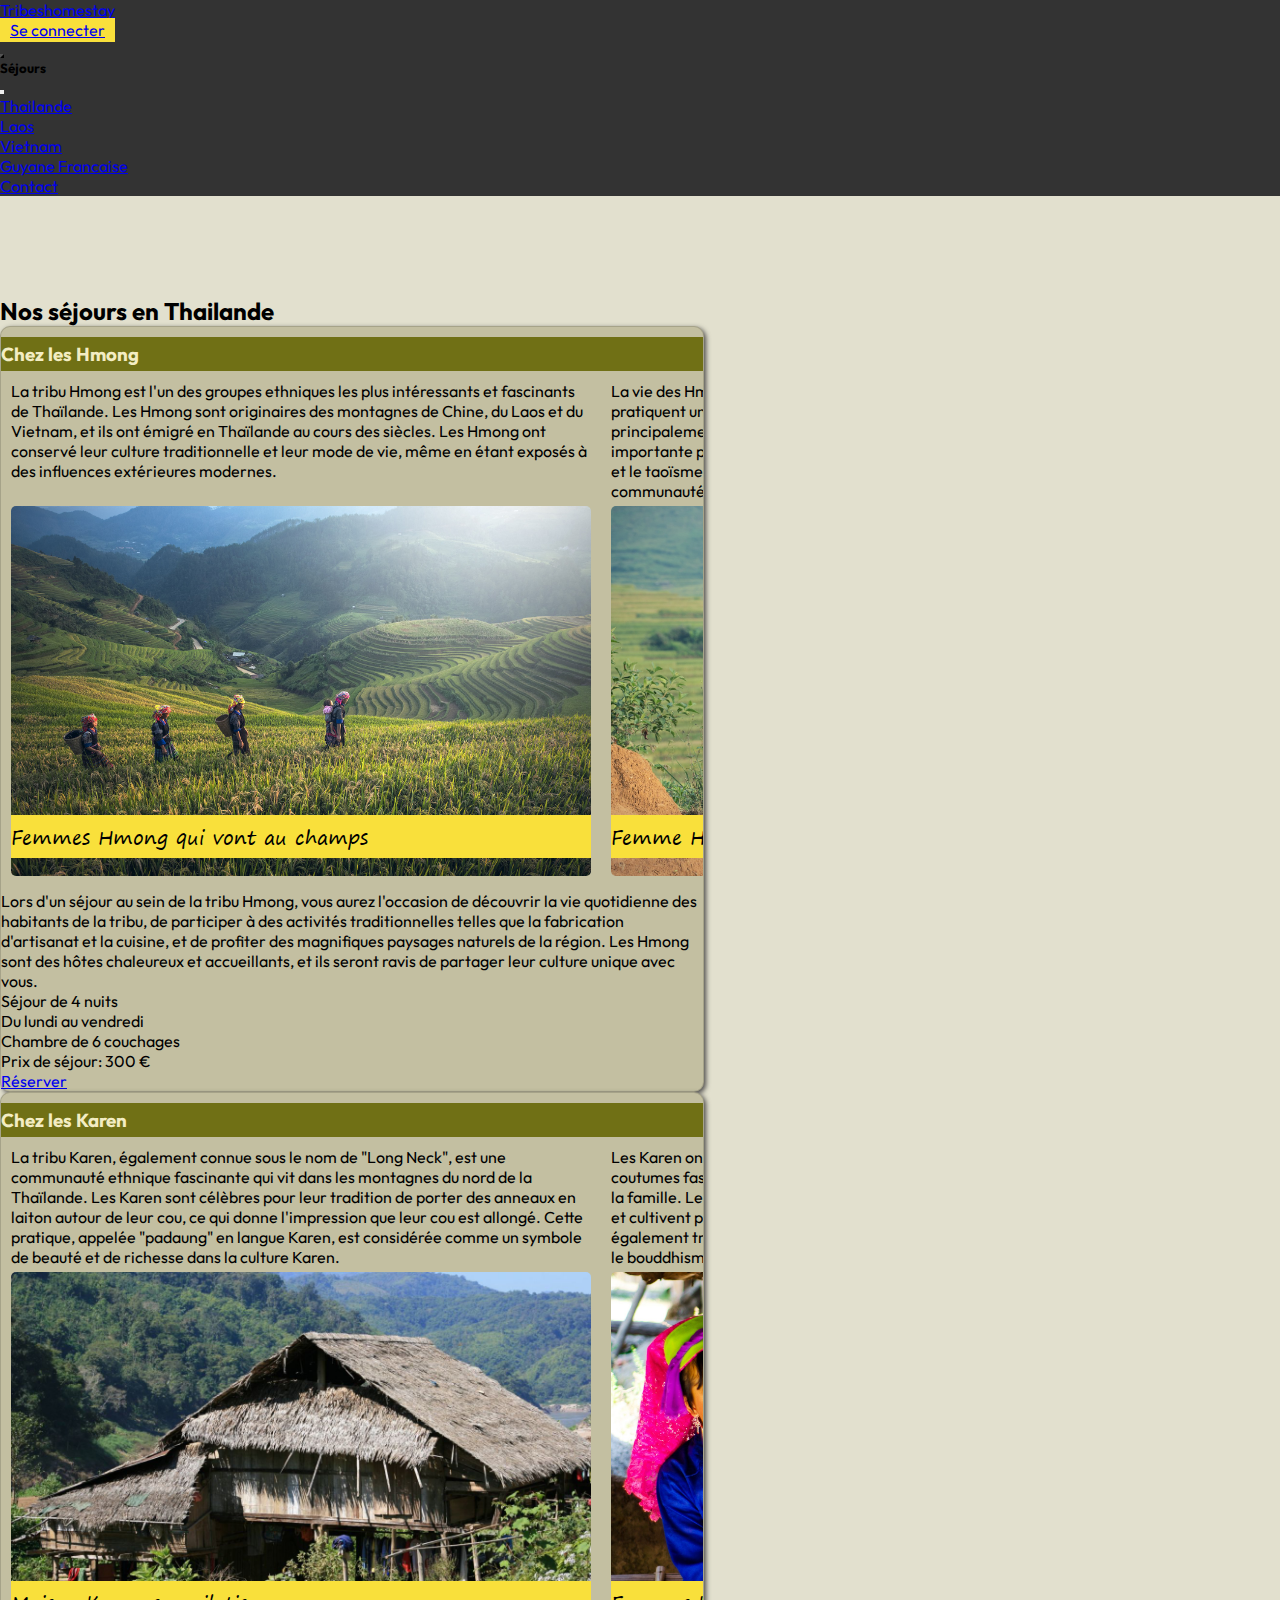
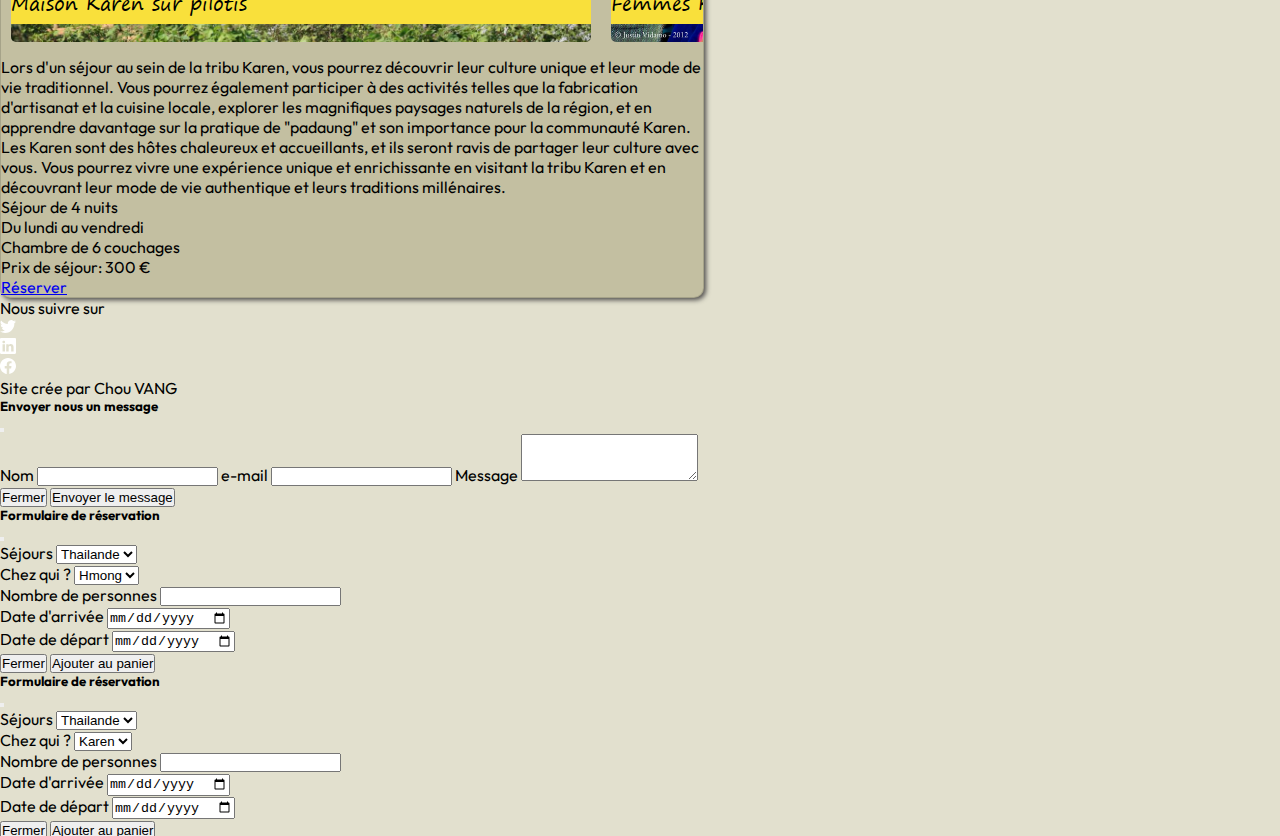
<file: thailande.html>
<!DOCTYPE html>
<html lang="en">

<head>
    <meta charset="UTF-8">
    <meta http-equiv="X-UA-Compatible" content="IE=edge">
    <meta name="viewport" content="width=device-width, initial-scale=1.0">
    <title>Document</title>
    <link href="https://cdn.jsdelivr.net/npm/bootstrap@5.2.3/dist/css/bootstrap.min.css" rel="stylesheet"
        integrity="sha384-rbsA2VBKQhggwzxH7pPCaAqO46MgnOM80zW1RWuH61DGLwZJEdK2Kadq2F9CUG65" crossorigin="anonymous">
    <link rel="stylesheet" href="thailande.css">
</head>

<body>
    <header>
        <nav class="navbar navbar-dark bg-dark fixed-top" id="menuScroll">
            <div class="container-fluid justify-content-end w-100">
                <div class="d-flex w-100 col">
                    <div class="d-flex brand">
                        <a class="navbar-brand text-uppercase" href="./index.html">Tribeshomestay</a>
                    </div>
                    <div class="d-flex justify-content-end px-3 col align-items-center">
                        <a class="nav-link btn" href="./connexion.html">Se connecter</a>
                    </div>
                </div>
                <button class="navbar-toggler menu-bouton" type="button" data-bs-toggle="offcanvas"
                    data-bs-target="#offcanvasDarkNavbar" aria-controls="offcanvasDarkNavbar">
                    <span class="navbar-toggler-icon"></span>
                </button>
                <div class="offcanvas offcanvas-end text-bg-dark" tabindex="-1" id="offcanvasDarkNavbar"
                    aria-labelledby="offcanvasDarkNavbarLabel">
                    <div class="offcanvas-header">
                        <h5 class="offcanvas-title text-white" id="offcanvasDarkNavbarLabel">Séjours</h5>
                        <button type="button" class="btn-close btn-close-white" data-bs-dismiss="offcanvas"
                            aria-label="Close"></button>
                    </div>
                    <div class="offcanvas-body">
                        <ul class="navbar-nav justify-content-end flex-grow-1 pe-3">
                            <li class="nav-item">
                                <a class="nav-link text-white" href="./thailande.html">Thailande</a>
                            </li>
                            <li class="nav-item">
                                <a class="nav-link text-white" href="./laos.html">Laos</a>
                            </li>
                            <li class="nav-item">
                                <a class="nav-link text-white" href="./vietnam.html">Vietnam</a>
                            </li>
                            <li class="nav-item">
                                <a class="nav-link text-white" href="./guyane.html">Guyane Francaise</a>
                            </li>
                            <li class="nav-item">
                                <a class="nav-link" href="#" data-bs-toggle="modal"
                                    data-bs-target="#joinModal1">Contact</a>
                            </li>
                        </ul>
                    </div>
                </div>
            </div>
        </nav>
    </header>
    <section class="container-fluid w-100 g-0" id="thailande">
        <div class="description text-center">
            <h2>Nos séjours en Thailande</h2>
        </div>
        <div class="container-fluid row sejours w-100 justify-content-lg-evenly my-lg-4 g-0">
            <article class="sejour-card hmong thailande text-center p-4 my-lg-3">
                <div class="row text-center align-items-center p-2">
                    <h3>Chez les Hmong</h3>
                    <div class="scroll-media">
                        <div class="scroll-content">
                            <p class="resume text-start pt-2">
                                La tribu Hmong est l'un des groupes ethniques les plus intéressants et fascinants de
                                Thaïlande.
                                Les Hmong sont originaires des montagnes de Chine, du Laos et du Vietnam, et ils ont
                                émigré
                                en
                                Thaïlande au cours des siècles. Les Hmong ont conservé leur culture traditionnelle et
                                leur
                                mode
                                de vie, même en étant exposés à des influences extérieures modernes.
                            </p>
                            <div class="image">
                                <img src="./images/agriculture-2.jpg" class="img-fluid"
                                    alt="Femmes Hmong qui vont au champs">
                                <span>
                                    Femmes Hmong qui vont au champs
                                </span>
                            </div>
                        </div>
                        <div class="scroll-content">
                            <p class="resume text-start py-2">
                                La vie des Hmong est centrée sur l'agriculture, la religion et la famille. Les Hmong
                                pratiquent
                                une agriculture en terrasses dans les montagnes et cultivent principalement du riz, des
                                légumes
                                et des herbes. La religion est également très importante pour les Hmong, et ils
                                pratiquent
                                souvent l'animisme, le chamanisme et le taoïsme. Les Hmong sont également très attachés
                                à
                                leur
                                famille et leur communauté, et ils ont une forte tradition de coopération et de partage.
                            </p>
                            <div class="image">
                                <img src="./images/mother-gc4d85ecfe_1920.jpg" class="img-fluid"
                                    alt="Femme Hmong qui porte son enfant">
                                <span>
                                    Femme Hmong qui porte son enfant
                                </span>
                            </div>
                        </div>
                        <div class="scroll-content">
                            <p class="resume text-start py-2">
                                La culture Hmong est très riche et diversifiée, et elle se reflète dans leur artisanat,
                                leur
                                musique et leur danse. Les Hmong sont connus pour leur habillement traditionnel coloré,
                                qui
                                est
                                orné de broderies et de motifs complexes. La musique et la danse Hmong sont également
                                très
                                populaires, et elles sont souvent associées à des événements tels que les mariages, les
                                funérailles et les festivals.
                            </p>
                            <div class="image">
                                <img src="./images/horizon.jpg" class="img-fluid" alt="Des Hmong qui regardent au loin">
                                <span>
                                    Des Hmong qui regardent au loin
                                </span>
                            </div>
                        </div>
                    </div>
                    <p class="resume text-start py-2">
                        Lors d'un séjour au sein de la tribu Hmong, vous aurez l'occasion de découvrir la vie
                        quotidienne des habitants de la tribu, de participer à des activités traditionnelles telles
                        que
                        la fabrication d'artisanat et la cuisine, et de profiter des magnifiques paysages naturels
                        de la
                        région. Les Hmong sont des hôtes chaleureux et accueillants, et ils seront ravis de partager
                        leur culture unique avec vous.
                    </p>
                    <div class="prix-details">
                        <p class="font-outfit">
                            Séjour de 4 nuits<br>
                            Du lundi au vendredi<br>
                            Chambre de 6 couchages<br>
                            Prix de séjour: 300 €
                        </p>
                        <a href="#" class="btn btn-dark" data-bs-toggle="modal"
                            data-bs-target="#joinModal2">Réserver</a>
                    </div>
                </div>
            </article>
            <article class="sejour-card karen thailande text-center p-4 my-lg-3">
                <div class="row text-center align-items-center p-2">
                    <h3>Chez les Karen</h3>
                    <div class="scroll-media">
                        <div class="scroll-content">
                            <p class="resume text-start pt-2">
                                La tribu Karen, également connue sous le nom de "Long Neck", est une communauté ethnique
                                fascinante qui vit dans les montagnes du nord de la Thaïlande. Les Karen sont célèbres
                                pour
                                leur
                                tradition de porter des anneaux en laiton autour de leur cou, ce qui donne l'impression
                                que
                                leur
                                cou est allongé. Cette pratique, appelée "padaung" en langue Karen, est considérée comme
                                un
                                symbole de beauté et de richesse dans la culture Karen.
                            </p>
                            <div class="image">
                                <img src="./images/karen-hilltribe.jpg" class="img-fluid"
                                    alt="Maison Karen sur pilotis">
                                <span>
                                    Maison Karen sur pilotis
                                </span>
                            </div>
                        </div>
                        <div class="scroll-content">
                            <p class="resume text-start py-2">
                                Les Karen ont une culture riche et diversifiée, avec des traditions uniques et des
                                coutumes
                                fascinantes. La vie des Karen est centrée sur l'agriculture, la religion et la famille.
                                Les
                                Karen pratiquent une agriculture en terrasses dans les montagnes et cultivent
                                principalement
                                du
                                riz, du maïs et des légumes. La religion est également très importante pour les Karen,
                                et
                                ils
                                pratiquent souvent l'animisme et le bouddhisme.
                            </p>
                            <div class="image">
                                <img src="./images/Karen-1.jpg" class="img-fluid" alt="Femmes Karen avec leurs enfants">
                                <span>
                                    Femmes Karen avec leurs enfants
                                </span>
                            </div>
                        </div>
                        <div class="scroll-content">
                            <p class="resume text-start py-2">
                                Les Karen sont également connus pour leur artisanat, notamment la broderie, la teinture
                                et
                                la
                                fabrication de paniers en bambou. Leur habillement traditionnel est orné de broderies et
                                de
                                motifs colorés, et il est considéré comme l'un des plus beaux d'Asie. La musique et la
                                danse
                                Karen sont également très populaires, et elles sont souvent associées à des événements
                                tels
                                que
                                les mariages, les funérailles et les festivals.
                            </p>
                            <div class="image karen-img">
                                <img src="./images/womenall.jpg" class="img-fluid" alt="Femmes Karen du village">
                                <span>
                                    Femmes Karen du village
                                </span>
                            </div>
                        </div>
                    </div>
                    <p class="resume text-start py-2">
                        Lors d'un séjour au sein de la tribu Karen, vous pourrez découvrir leur culture unique et leur
                        mode de vie traditionnel. Vous pourrez également participer à des activités telles que la
                        fabrication d'artisanat et la cuisine locale, explorer les magnifiques paysages naturels de la
                        région, et en apprendre davantage sur la pratique de "padaung" et son importance pour la
                        communauté Karen.
                        Les Karen sont des hôtes chaleureux et accueillants, et ils seront ravis de partager leur
                        culture avec vous. Vous pourrez vivre une expérience unique et enrichissante en visitant la
                        tribu Karen et en découvrant leur mode de vie authentique et leurs traditions millénaires.
                    </p>
                    <div class="prix-details">
                        <p class="font-outfit">
                            Séjour de 4 nuits<br>
                            Du lundi au vendredi<br>
                            Chambre de 6 couchages<br>
                            Prix de séjour: 300 €
                        </p>
                        <a href="#" class="btn btn-dark" data-bs-toggle="modal" data-bs-target="#joinModal3"
                            >Réserver</a>
                    </div>
                </div>
            </article>
        </div>
        <div class="trait"></div>
    </section>
    <footer class="navbar navbar-expand-lg bg-dark navbar-dark pb-2">
        <div class="container justify-content-center">
            <div class="row text-center">
                <div class="row-cols-lg-1 align-items-start fs-4 text-white">
                    Nous suivre sur
                </div>
                <nav>
                    <div class="justify-content-center">
                        <div>
                            <ul class="d-flex reseau-sociaux justify-content-evenly m-0 p-0">
                                <li class="nav-item">
                                    <a class="nav-link" href="#"><svg xmlns="http://www.w3.org/2000/svg" width="16"
                                            height="16" fill="#fff" class="bi bi-twitter" viewBox="0 0 16 16">
                                            <path
                                                d="M5.026 15c6.038 0 9.341-5.003 9.341-9.334 0-.14 0-.282-.006-.422A6.685 6.685 0 0 0 16 3.542a6.658 6.658 0 0 1-1.889.518 3.301 3.301 0 0 0 1.447-1.817 6.533 6.533 0 0 1-2.087.793A3.286 3.286 0 0 0 7.875 6.03a9.325 9.325 0 0 1-6.767-3.429 3.289 3.289 0 0 0 1.018 4.382A3.323 3.323 0 0 1 .64 6.575v.045a3.288 3.288 0 0 0 2.632 3.218 3.203 3.203 0 0 1-.865.115 3.23 3.23 0 0 1-.614-.057 3.283 3.283 0 0 0 3.067 2.277A6.588 6.588 0 0 1 .78 13.58a6.32 6.32 0 0 1-.78-.045A9.344 9.344 0 0 0 5.026 15z" />
                                        </svg></a>
                                </li>
                                <li class="nav-item">
                                    <a class="nav-link" href="#"><svg xmlns="http://www.w3.org/2000/svg" width="16"
                                            height="16" fill="#fff" class="bi bi-linkedin" viewBox="0 0 16 16">
                                            <path
                                                d="M0 1.146C0 .513.526 0 1.175 0h13.65C15.474 0 16 .513 16 1.146v13.708c0 .633-.526 1.146-1.175 1.146H1.175C.526 16 0 15.487 0 14.854V1.146zm4.943 12.248V6.169H2.542v7.225h2.401zm-1.2-8.212c.837 0 1.358-.554 1.358-1.248-.015-.709-.52-1.248-1.342-1.248-.822 0-1.359.54-1.359 1.248 0 .694.521 1.248 1.327 1.248h.016zm4.908 8.212V9.359c0-.216.016-.432.08-.586.173-.431.568-.878 1.232-.878.869 0 1.216.662 1.216 1.634v3.865h2.401V9.25c0-2.22-1.184-3.252-2.764-3.252-1.274 0-1.845.7-2.165 1.193v.025h-.016a5.54 5.54 0 0 1 .016-.025V6.169h-2.4c.03.678 0 7.225 0 7.225h2.4z" />
                                        </svg></a>
                                </li>
                                <li class="nav-item">
                                    <a class="nav-link" href=""><svg xmlns="http://www.w3.org/2000/svg" width="16"
                                            height="16" fill="#fff" class="bi bi-facebook" viewBox="0 0 16 16">
                                            <path
                                                d="M16 8.049c0-4.446-3.582-8.05-8-8.05C3.58 0-.002 3.603-.002 8.05c0 4.017 2.926 7.347 6.75 7.951v-5.625h-2.03V8.05H6.75V6.275c0-2.017 1.195-3.131 3.022-3.131.876 0 1.791.157 1.791.157v1.98h-1.009c-.993 0-1.303.621-1.303 1.258v1.51h2.218l-.354 2.326H9.25V16c3.824-.604 6.75-3.934 6.75-7.951z" />
                                        </svg></a>
                                </li>
                            </ul>
                        </div>
                    </div>
                </nav>
                <div class="mt-2">
                    <p class="text-white">Site crée par Chou VANG</p>
                </div>
            </div>
        </div>
    </footer>
    <!-- **********************MODAL CONTACT****************** -->
    <div class="modal fade" id="joinModal1" tabindex="-1" role="dialog" aria-labelledby="joinModalLabel"
        aria-hidden="true">
        <div class="modal-dialog" role="document">
            <div class="modal-content">
                <div class="modal-header">
                    <h5 class="modal-title" id="joinModalLabel">
                        Envoyer nous un message
                    </h5>
                    <button type="button" class="btn-close" data-bs-dismiss="modal" aria-label="Close">
                    </button>
                </div>
                <div class="modal-body">
                    <form>
                        <label for="name">Nom</label>
                        <input type="text" class="form-control" id="name" name="name" />
                        <label for="email">e-mail</label>
                        <input type="email" class="form-control" id="email" name="email" />
                        <label for="message">Message</label>
                        <textarea class="form-control" id="message" name="message" rows="3"></textarea>
                    </form>
                </div>
                <div class="modal-footer">
                    <button type="button" class="btn btn-secondary" data-bs-dismiss="modal">
                        Fermer
                    </button>
                    <button type="button" class="btn btn-primary">
                        Envoyer le message
                    </button>
                </div>
            </div>
        </div>
    </div>
    <!-- ****************************MODAL RESERVATION**************** -->
    <div class="modal fade" id="joinModal2" tabindex="-1" role="dialog" aria-labelledby="joinModalLabel"
        aria-hidden="true">
        <div class="modal-dialog" role="document">
            <div class="modal-content">
                <div class="modal-header">
                    <h5 class="modal-title" id="joinModalLabel">
                        Formulaire de réservation
                    </h5>
                    <button type="button" class="btn-close" data-bs-dismiss="modal" aria-label="Close">
                    </button>
                </div>
                <div class="modal-body">
                    <form>
                        <div class="m-3">
                            <label for="name">Séjours</label>
                            <select class="form-control" name="pays" id="pays" class="w-100">
                                <option value="thailande">Thailande</option>
                            </select>
                        </div>
                        <div class="m-3">
                            <label for="ethnie">Chez qui ?</label>
                            <select class="form-control" name="locals" id="locals" class="w-100">
                                <option value="hmong">Hmong</option>
                            </select>
                        </div>
                        <div class="m-3">
                            <label for="customers">Nombre de personnes</label>
                            <input class="form-control" type="number" class="w-100">
                        </div>
                        <div class="m-3">
                            <label for="arrival">Date d'arrivée</label>
                            <input class="form-control" type="date" class="w-100">
                        </div>
                        <div class="m-3">
                            <label for="departure">Date de départ</label>
                            <input class="form-control" type="date" class="w-100">
                        </div>
                </div>
                <div class="modal-footer">
                    <button type="button" class="btn btn-secondary" data-bs-dismiss="modal">
                        Fermer
                    </button>
                    <button type="button" class="btn btn-primary">
                        Ajouter au panier
                    </button>
                </div>
            </div>
        </div>
    </div>
    <div class="modal fade" id="joinModal3" tabindex="-1" role="dialog" aria-labelledby="joinModalLabel"
        aria-hidden="true">
        <div class="modal-dialog" role="document">
            <div class="modal-content">
                <div class="modal-header">
                    <h5 class="modal-title" id="joinModalLabel">
                        Formulaire de réservation
                    </h5>
                    <button type="button" class="btn-close" data-bs-dismiss="modal" aria-label="Close">
                    </button>
                </div>
                <div class="modal-body">
                    <form>
                        <div class="m-3">
                            <label for="name">Séjours</label>
                            <select class="form-control" name="pays" id="pays" class="w-100">
                                <option value="thailande">Thailande</option>
                            </select>
                        </div>
                        <div class="m-3">
                            <label for="ethnie">Chez qui ?</label>
                            <select class="form-control" name="locals" id="locals" class="w-100">
                                <option value="karen">Karen</option>
                            </select>
                        </div>
                        <div class="m-3">
                            <label for="customers">Nombre de personnes</label>
                            <input class="form-control" type="number" class="w-100">
                        </div>
                        <div class="m-3">
                            <label for="arrival">Date d'arrivée</label>
                            <input class="form-control" type="date" class="w-100">
                        </div>
                        <div class="m-3">
                            <label for="departure">Date de départ</label>
                            <input class="form-control" type="date" class="w-100">
                        </div>
                </div>
                <div class="modal-footer">
                    <button type="button" class="btn btn-secondary" data-bs-dismiss="modal">
                        Fermer
                    </button>
                    <button type="button" class="btn btn-primary">
                        Ajouter au panier
                    </button>
                </div>
            </div>
        </div>
    </div>
    <script src="script.js"></script>
    <script src="https://cdn.jsdelivr.net/npm/bootstrap@5.2.3/dist/js/bootstrap.bundle.min.js"
        integrity="sha384-kenU1KFdBIe4zVF0s0G1M5b4hcpxyD9F7jL+jjXkk+Q2h455rYXK/7HAuoJl+0I4"
        crossorigin="anonymous"></script>
</body>

</html>
</file>
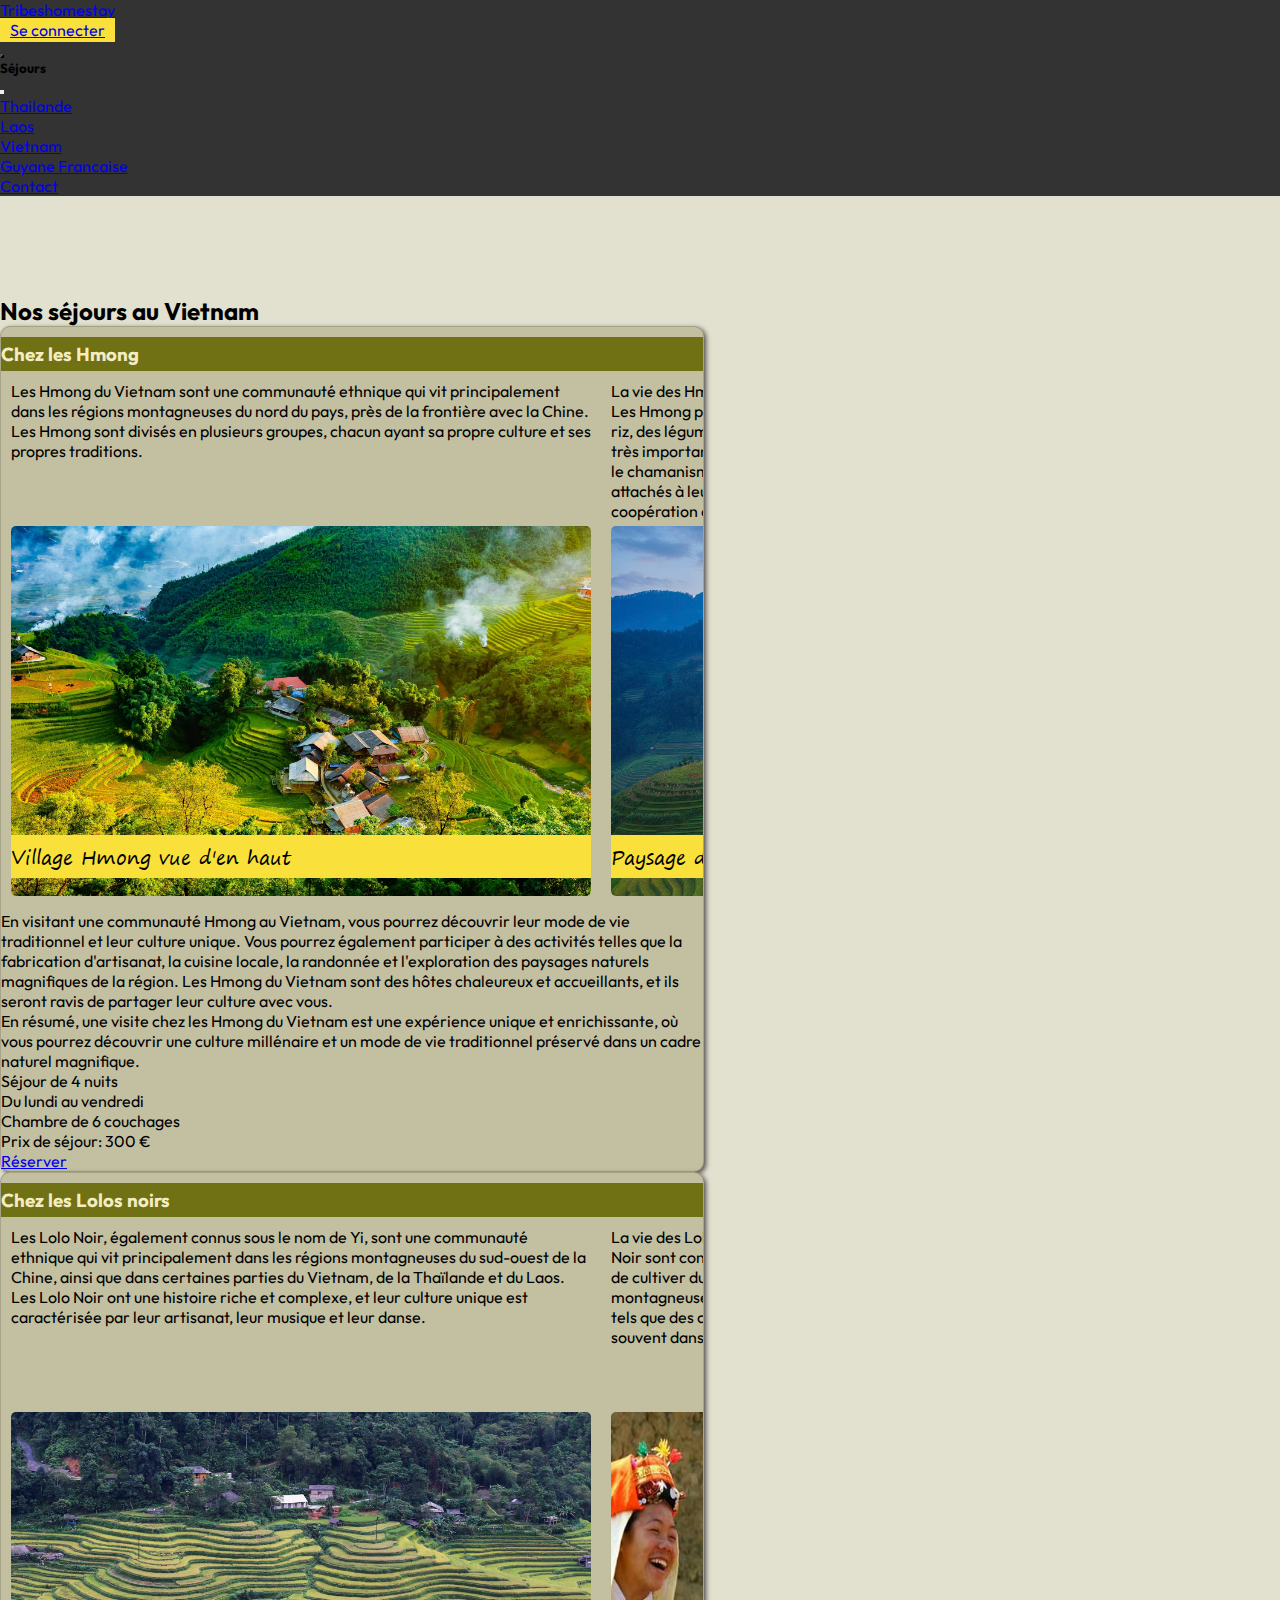
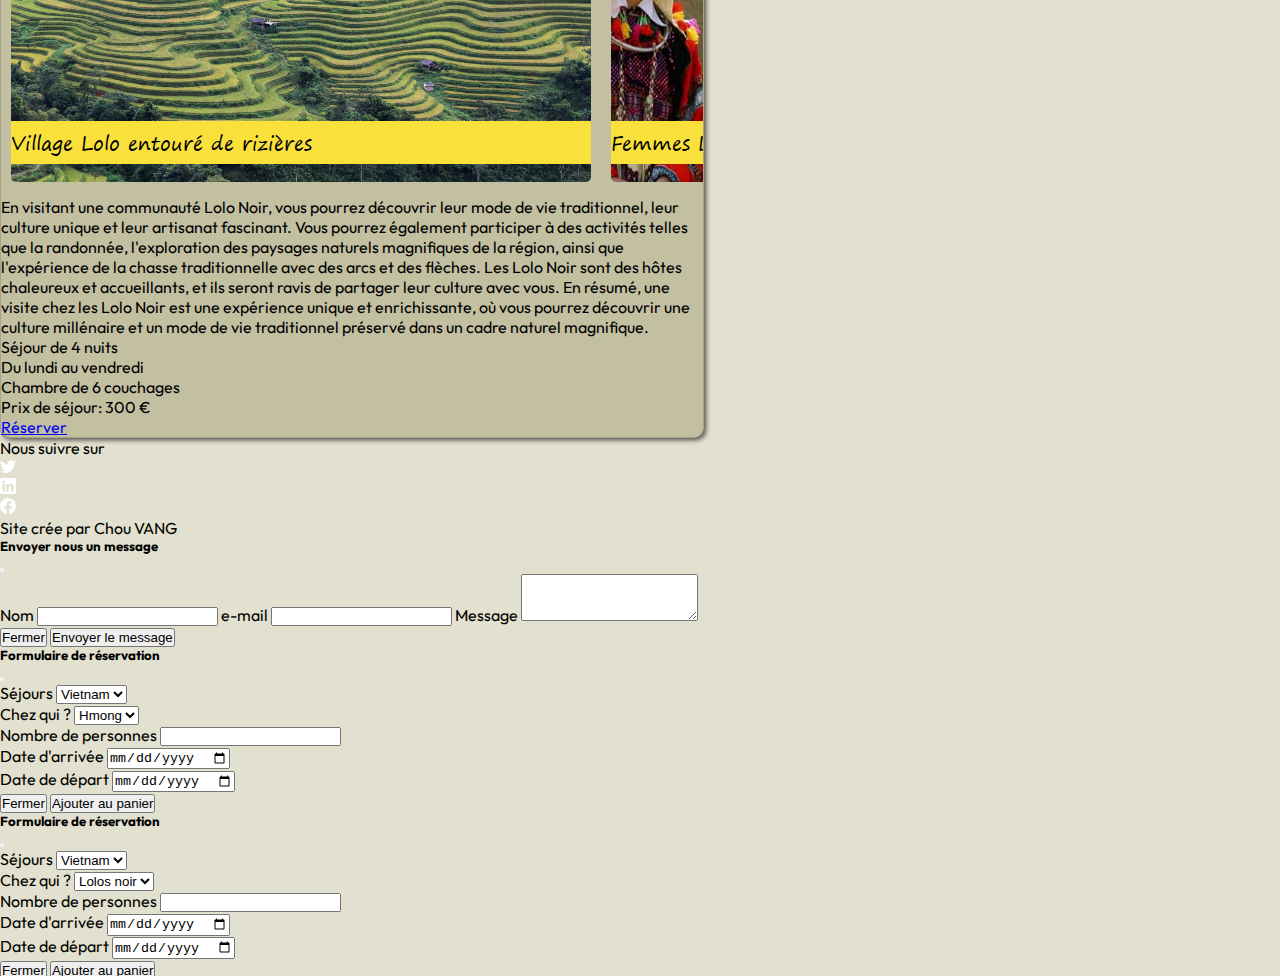
<file: vietnam.html>
<!DOCTYPE html>
<html lang="en">

<head>
    <meta charset="UTF-8">
    <meta http-equiv="X-UA-Compatible" content="IE=edge">
    <meta name="viewport" content="width=device-width, initial-scale=1.0">
    <title>Document</title>
    <link href="https://cdn.jsdelivr.net/npm/bootstrap@5.2.3/dist/css/bootstrap.min.css" rel="stylesheet"
        integrity="sha384-rbsA2VBKQhggwzxH7pPCaAqO46MgnOM80zW1RWuH61DGLwZJEdK2Kadq2F9CUG65" crossorigin="anonymous">
    <link rel="stylesheet" href="vietnam.css">
</head>

<body>
    <header>
        <nav class="navbar navbar-dark bg-dark fixed-top" id="menuScroll">
            <div class="container-fluid justify-content-end w-100">
                <div class="d-flex w-100 col">
                    <div class="d-flex brand">
                        <a class="navbar-brand text-uppercase" href="./index.html">Tribeshomestay</a>
                    </div>
                    <div class="d-flex justify-content-end px-3 col align-items-center">
                        <a class="nav-link btn" href="./connexion.html">Se connecter</a>
                    </div>
                </div>
                <button class="navbar-toggler menu-bouton" type="button" data-bs-toggle="offcanvas"
                    data-bs-target="#offcanvasDarkNavbar" aria-controls="offcanvasDarkNavbar">
                    <span class="navbar-toggler-icon"></span>
                </button>
                <div class="offcanvas offcanvas-end text-bg-dark" tabindex="-1" id="offcanvasDarkNavbar"
                    aria-labelledby="offcanvasDarkNavbarLabel">
                    <div class="offcanvas-header">
                        <h5 class="offcanvas-title text-white" id="offcanvasDarkNavbarLabel">Séjours</h5>
                        <button type="button" class="btn-close btn-close-white" data-bs-dismiss="offcanvas"
                            aria-label="Close"></button>
                    </div>
                    <div class="offcanvas-body">
                        <ul class="navbar-nav justify-content-end flex-grow-1 pe-3">
                            <li class="nav-item">
                                <a class="nav-link text-white" href="./thailande.html">Thailande</a>
                            </li>
                            <li class="nav-item">
                                <a class="nav-link text-white" href="./laos.html">Laos</a>
                            </li>
                            <li class="nav-item">
                                <a class="nav-link text-white" href="./vietnam.html">Vietnam</a>
                            </li>
                            <li class="nav-item">
                                <a class="nav-link text-white" href="./guyane.html">Guyane Francaise</a>
                            </li>
                            <li class="nav-item">
                                <a class="nav-link" href="#" data-bs-toggle="modal"
                                    data-bs-target="#joinModal1">Contact</a>
                            </li>
                        </ul>
                    </div>
                </div>
            </div>
        </nav>
    </header>
    <section class="container-fluid g-0" id="vietnam">
        <div class="description text-center">
            <h2>Nos séjours au Vietnam</h2>
        </div>
        <div class="container-fluid row sejours w-100 justify-content-lg-evenly my-lg-4 g-0">
            <article class="sejour-card hmong vietnam text-center my-lg-3 p-4">
                <div class="row text-center align-items-center p-2">
                    <h3>Chez les Hmong</h3>
                    <div class="scroll-media">
                        <div class="scroll-content">
                            <p class="resume text-start pt-4">
                                Les Hmong du Vietnam sont une communauté ethnique qui vit principalement dans les
                                régions
                                montagneuses du nord du pays, près de la frontière avec la Chine. Les Hmong sont divisés
                                en
                                plusieurs groupes, chacun ayant sa propre culture et ses propres traditions.
                            </p>
                            <div class="image">
                                <img src="./images/landscape_2.jpg" class="img-fluid" alt="Village Hmong vue d'en haut">
                                <span>
                                    Village Hmong vue d'en haut
                                </span>
                            </div>
                        </div>
                        <div class="scroll-content">
                            <p class="resume text-start pt-2">
                                La vie des Hmong du Vietnam est centrée sur l'agriculture, la famille et la religion.
                                Les Hmong
                                pratiquent une agriculture en terrasses et cultivent principalement du riz, des légumes,
                                des
                                fruits et des plantes médicinales. La religion est également très importante pour les
                                Hmong du
                                Vietnam, et ils pratiquent souvent l'animisme, le chamanisme et le bouddhisme. Les Hmong
                                du
                                Vietnam sont également très attachés à leur famille et leur communauté, et ils ont une
                                forte
                                tradition de coopération et de partage.
                            </p>
                            <div class="image">
                                <img src="./images/farmer-ga64b10d5a_1920.jpg" class="img-fluid"
                                    alt="Paysage de rizières en terrasse">
                                <span>
                                    Paysage de rizières en terrasse
                                </span>
                            </div>
                        </div>
                        <div class="scroll-content">
                            <p class="resume text-start pt-2">
                                La culture Hmong du Vietnam est riche et diversifiée, et elle se reflète dans leur
                                artisanat,
                                leur musique et leur danse. Les Hmong du Vietnam sont connus pour leur habillement
                                traditionnel
                                coloré, orné de broderies et de motifs complexes, ainsi que pour leur artisanat,
                                notamment la
                                fabrication de bijoux, de vêtements et de tissus. La musique et la danse Hmong du
                                Vietnam sont
                                également très populaires, et elles sont souvent associées à des événements tels que les
                                mariages, les funérailles et les festivals.
                            </p>
                            <div class="image">
                                <img src="./images/Voyage-vietnam-1.jpg" class="img-fluid" alt="Rizières en terrasse">
                                <span>
                                    Rizières en terrasse
                                </span>
                            </div>
                        </div>
                    </div>
                    <p class="resume text-start pt-2">
                        En visitant une communauté Hmong au Vietnam, vous pourrez découvrir leur mode de vie
                        traditionnel et leur culture unique. Vous pourrez également participer à des activités
                        telles
                        que la fabrication d'artisanat, la cuisine locale, la randonnée et l'exploration des
                        paysages
                        naturels magnifiques de la région. Les Hmong du Vietnam sont des hôtes chaleureux et
                        accueillants, et ils seront ravis de partager leur culture avec vous.
                    </p>
                    <p class="resume text-start pt-2">
                        En résumé, une visite chez les Hmong du Vietnam est une expérience unique et
                        enrichissante, où
                        vous pourrez découvrir une culture millénaire et un mode de vie traditionnel préservé
                        dans un
                        cadre naturel magnifique.
                    </p>
                    <div class="prix-details">
                        <p class="font-outfit">
                            Séjour de 4 nuits<br>
                            Du lundi au vendredi<br>
                            Chambre de 6 couchages<br>
                            Prix de séjour: 300 €
                        </p>
                        <a href="#" class="btn btn-dark" data-bs-toggle="modal"
                            data-bs-target="#joinModal2">Réserver</a>
                    </div>
                </div>
            </article>
            <article class="sejour-card lolos vietnam text-center p-4 my-lg-3">
                <div class="row text-center align-items-center p-2">
                    <h3>Chez les Lolos noirs</h3>
                    <div class="scroll-media">
                        <div class="scroll-content">
                            <p class="resume text-start pt-4">
                                Les Lolo Noir, également connus sous le nom de Yi, sont une communauté ethnique qui vit
                                principalement dans les régions montagneuses du sud-ouest de la Chine, ainsi que dans
                                certaines
                                parties du Vietnam, de la Thaïlande et du Laos. Les Lolo Noir ont une histoire riche et
                                complexe, et
                                leur culture unique est caractérisée par leur artisanat, leur musique et leur danse.
                            </p>
                            <div class="image">
                                <img src="./images/landscape_1.jpg" class="img-fluid"
                                    alt="Village Lolo entouré de rizières">
                                <span>
                                    Village Lolo entouré de rizières
                                </span>
                            </div>
                        </div>
                        <div class="scroll-content">
                            <p class="resume text-start pt-2">
                                La vie des Lolo Noir est centrée sur l'agriculture, l'élevage et la chasse. Les Lolo
                                Noir sont
                                connus pour leur pratique de l'agriculture en terrasses, qui leur permet de cultiver du
                                riz, des
                                légumes, des fruits et des plantes médicinales dans les zones montagneuses difficiles
                                d'accès.
                                Les
                                Lolo Noir élèvent également des animaux tels que des cochons, des poulets, des moutons
                                et des
                                bœufs,
                                et ils chassent souvent dans les forêts environnantes pour compléter leur alimentation.
                            </p>
                            <div class="image">
                                <img src="./images/ethnie-lolo-ha-giang.jpg" class="img-fluid"
                                    alt="Femmes Lolo qui rient ensemble">
                                <span>
                                    Femmes Lolo qui rient ensemble
                                </span>
                            </div>
                        </div>
                        <div class="scroll-content">
                            <p class="resume text-start pt-2">
                                La religion et la culture jouent un rôle important dans la vie des Lolo Noir. Les Lolo
                                Noir
                                pratiquent souvent une forme d'animisme, qui implique la croyance en des esprits qui
                                habitent
                                les
                                objets et les éléments de la nature. La culture Lolo Noir est riche et diversifiée, et
                                elle se
                                reflète dans leur artisanat, leur musique et leur danse. Les Lolo Noir sont connus pour
                                leur
                                habillement traditionnel coloré, orné de broderies et de motifs complexes, ainsi que
                                pour leur
                                artisanat, notamment la fabrication de bijoux, de vêtements et de tissus. La musique et
                                la danse
                                Lolo Noir sont également très populaires, et elles sont souvent associées à des
                                événements tels
                                que
                                les mariages, les funérailles et les festivals.
                            </p>
                            <div class="image">
                                <img src="./images/lolo_1.jpg" class="img-fluid" alt="Femme Lolo">
                                <span>
                                    Femme Lolo
                                </span>
                            </div>
                        </div>
                    </div>
                    <p class="resume text-start pt-2">
                        En visitant une communauté Lolo Noir, vous pourrez découvrir leur mode de vie traditionnel, leur
                        culture unique et leur artisanat fascinant. Vous pourrez également participer à des activités
                        telles
                        que la randonnée, l'exploration des paysages naturels magnifiques de la région, ainsi que
                        l'expérience de la chasse traditionnelle avec des arcs et des flèches. Les Lolo Noir sont des
                        hôtes
                        chaleureux et accueillants, et ils seront ravis de partager leur culture avec vous.

                        En résumé, une visite chez les Lolo Noir est une expérience unique et enrichissante, où vous
                        pourrez
                        découvrir une culture millénaire et un mode de vie traditionnel préservé dans un cadre naturel
                        magnifique.
                    </p>
                    <div class="prix-details">
                        <p class="font-outfit">
                            Séjour de 4 nuits<br>
                            Du lundi au vendredi<br>
                            Chambre de 6 couchages<br>
                            Prix de séjour: 300 €
                        </p>
                        <a href="#" class="btn btn-dark" data-bs-toggle="modal"
                            data-bs-target="#joinModal3">Réserver</a>
                    </div>
                </div>
            </article>
        </div>
        <div class="trait"></div>
    </section>
    <footer class="navbar navbar-expand-lg bg-dark navbar-dark pb-2">
        <div class="container justify-content-center">
            <div class="row text-center">
                <div class="row-cols-lg-1 align-items-start fs-4 text-white">
                    Nous suivre sur
                </div>
                <nav>
                    <div class="justify-content-center">
                        <div>
                            <ul class="d-flex reseau-sociaux justify-content-evenly m-0 p-0">
                                <li class="nav-item">
                                    <a class="nav-link" href="#"><svg xmlns="http://www.w3.org/2000/svg" width="16"
                                            height="16" fill="#fff" class="bi bi-twitter" viewBox="0 0 16 16">
                                            <path
                                                d="M5.026 15c6.038 0 9.341-5.003 9.341-9.334 0-.14 0-.282-.006-.422A6.685 6.685 0 0 0 16 3.542a6.658 6.658 0 0 1-1.889.518 3.301 3.301 0 0 0 1.447-1.817 6.533 6.533 0 0 1-2.087.793A3.286 3.286 0 0 0 7.875 6.03a9.325 9.325 0 0 1-6.767-3.429 3.289 3.289 0 0 0 1.018 4.382A3.323 3.323 0 0 1 .64 6.575v.045a3.288 3.288 0 0 0 2.632 3.218 3.203 3.203 0 0 1-.865.115 3.23 3.23 0 0 1-.614-.057 3.283 3.283 0 0 0 3.067 2.277A6.588 6.588 0 0 1 .78 13.58a6.32 6.32 0 0 1-.78-.045A9.344 9.344 0 0 0 5.026 15z" />
                                        </svg></a>
                                </li>
                                <li class="nav-item">
                                    <a class="nav-link" href="#"><svg xmlns="http://www.w3.org/2000/svg" width="16"
                                            height="16" fill="#fff" class="bi bi-linkedin" viewBox="0 0 16 16">
                                            <path
                                                d="M0 1.146C0 .513.526 0 1.175 0h13.65C15.474 0 16 .513 16 1.146v13.708c0 .633-.526 1.146-1.175 1.146H1.175C.526 16 0 15.487 0 14.854V1.146zm4.943 12.248V6.169H2.542v7.225h2.401zm-1.2-8.212c.837 0 1.358-.554 1.358-1.248-.015-.709-.52-1.248-1.342-1.248-.822 0-1.359.54-1.359 1.248 0 .694.521 1.248 1.327 1.248h.016zm4.908 8.212V9.359c0-.216.016-.432.08-.586.173-.431.568-.878 1.232-.878.869 0 1.216.662 1.216 1.634v3.865h2.401V9.25c0-2.22-1.184-3.252-2.764-3.252-1.274 0-1.845.7-2.165 1.193v.025h-.016a5.54 5.54 0 0 1 .016-.025V6.169h-2.4c.03.678 0 7.225 0 7.225h2.4z" />
                                        </svg></a>
                                </li>
                                <li class="nav-item">
                                    <a class="nav-link" href=""><svg xmlns="http://www.w3.org/2000/svg" width="16"
                                            height="16" fill="#fff" class="bi bi-facebook" viewBox="0 0 16 16">
                                            <path
                                                d="M16 8.049c0-4.446-3.582-8.05-8-8.05C3.58 0-.002 3.603-.002 8.05c0 4.017 2.926 7.347 6.75 7.951v-5.625h-2.03V8.05H6.75V6.275c0-2.017 1.195-3.131 3.022-3.131.876 0 1.791.157 1.791.157v1.98h-1.009c-.993 0-1.303.621-1.303 1.258v1.51h2.218l-.354 2.326H9.25V16c3.824-.604 6.75-3.934 6.75-7.951z" />
                                        </svg></a>
                                </li>
                            </ul>
                        </div>
                    </div>
                </nav>
                <div class="mt-2">
                    <p class="text-white">Site crée par Chou VANG</p>
                </div>
            </div>
        </div>
    </footer>
    <!-- **********************MODAL CONTACT****************** -->
    <div class="modal fade" id="joinModal1" tabindex="-1" role="dialog" aria-labelledby="joinModalLabel"
        aria-hidden="true">
        <div class="modal-dialog" role="document">
            <div class="modal-content">
                <div class="modal-header">
                    <h5 class="modal-title" id="joinModalLabel">
                        Envoyer nous un message
                    </h5>
                    <button type="button" class="btn-close" data-bs-dismiss="modal" aria-label="Close">
                    </button>
                </div>
                <div class="modal-body">
                    <form>
                        <label for="name">Nom</label>
                        <input type="text" class="form-control" id="name" name="name" />
                        <label for="email">e-mail</label>
                        <input type="email" class="form-control" id="email" name="email" />
                        <label for="message">Message</label>
                        <textarea class="form-control" id="message" name="message" rows="3"></textarea>
                    </form>
                </div>
                <div class="modal-footer">
                    <button type="button" class="btn btn-secondary" data-bs-dismiss="modal">
                        Fermer
                    </button>
                    <button type="button" class="btn btn-primary">
                        Envoyer le message
                    </button>
                </div>
            </div>
        </div>
    </div>
    <!-- ****************************MODAL RESERVATION**************** -->
    <div class="modal fade" id="joinModal2" tabindex="-1" role="dialog" aria-labelledby="joinModalLabel"
        aria-hidden="true">
        <div class="modal-dialog" role="document">
            <div class="modal-content">
                <div class="modal-header">
                    <h5 class="modal-title" id="joinModalLabel">
                        Formulaire de réservation
                    </h5>
                    <button type="button" class="btn-close" data-bs-dismiss="modal" aria-label="Close">
                    </button>
                </div>
                <div class="modal-body">
                    <form>
                        <div class="m-3">
                            <label for="name">Séjours</label>
                            <select class="form-control" name="pays" id="pays" class="w-100">
                                <option value="vietnam">Vietnam</option>
                            </select>
                        </div>
                        <div class="m-3">
                            <label for="ethnie">Chez qui ?</label>
                            <select class="form-control" name="locals" id="locals" class="w-100">
                                <option value="hmong">Hmong</option>
                            </select>
                        </div>
                        <div class="m-3">
                            <label for="customers">Nombre de personnes</label>
                            <input class="form-control" type="number" class="w-100">
                        </div>
                        <div class="m-3">
                            <label for="arrival">Date d'arrivée</label>
                            <input class="form-control" type="date" class="w-100">
                        </div>
                        <div class="m-3">
                            <label for="departure">Date de départ</label>
                            <input class="form-control" type="date" class="w-100">
                        </div>
                </div>
                <div class="modal-footer">
                    <button type="button" class="btn btn-secondary" data-bs-dismiss="modal">
                        Fermer
                    </button>
                    <button type="button" class="btn btn-primary">
                        Ajouter au panier
                    </button>
                </div>
            </div>
        </div>
    </div>
    <div class="modal fade" id="joinModal3" tabindex="-1" role="dialog" aria-labelledby="joinModalLabel"
        aria-hidden="true">
        <div class="modal-dialog" role="document">
            <div class="modal-content">
                <div class="modal-header">
                    <h5 class="modal-title" id="joinModalLabel">
                        Formulaire de réservation
                    </h5>
                    <button type="button" class="btn-close" data-bs-dismiss="modal" aria-label="Close">
                    </button>
                </div>
                <div class="modal-body">
                    <form>
                        <div class="m-3">
                            <label for="name">Séjours</label>
                            <select class="form-control" name="pays" id="pays" class="w-100">
                                <option value="vietnam">Vietnam</option>
                            </select>
                        </div>
                        <div class="m-3">
                            <label for="ethnie">Chez qui ?</label>
                            <select class="form-control" name="locals" id="locals" class="w-100">
                                <option value="lolos">Lolos noir</option>
                            </select>
                        </div>
                        <div class="m-3">
                            <label for="customers">Nombre de personnes</label>
                            <input class="form-control" type="number" class="w-100">
                        </div>
                        <div class="m-3">
                            <label for="arrival">Date d'arrivée</label>
                            <input class="form-control" type="date" class="w-100">
                        </div>
                        <div class="m-3">
                            <label for="departure">Date de départ</label>
                            <input class="form-control" type="date" class="w-100">
                        </div>
                </div>
                <div class="modal-footer">
                    <button type="button" class="btn btn-secondary" data-bs-dismiss="modal">
                        Fermer
                    </button>
                    <button type="button" class="btn btn-primary">
                        Ajouter au panier
                    </button>
                </div>
            </div>
        </div>
    </div>
    <script src="script.js"></script>
    <script src="https://cdn.jsdelivr.net/npm/bootstrap@5.2.3/dist/js/bootstrap.bundle.min.js"
        integrity="sha384-kenU1KFdBIe4zVF0s0G1M5b4hcpxyD9F7jL+jjXkk+Q2h455rYXK/7HAuoJl+0I4"
        crossorigin="anonymous"></script>
</body>

</html>
</file>
<file: style-2.css>
@import url("https://fonts.googleapis.com/css2?family=Outfit:wght@700&display=swap");
@font-face {
  font-family: "segoepr";
  src: url("/assets/fonts/segoepr.ttf");
}
* {
  margin: 0;
  padding: 0;
  box-sizing: border-box;
}
body {
  font-family: "Outfit", sans-serif;
  height: 100vh;
  background-color: #e2e0ce;
}
footer p,
.font-outfit,
a {
  font-family: "Outfit", sans-serif;
}
footer a {
  background-color: inherit;
}
p,
span {
  font-family: "segoepr", sans-serif;
}
header {
  /* opacity: 0.9; */
  width: 100%;
  /* position: absolute; */
}
#menuScroll {
  background-color: #333; /* Black background color */
  /*position: fixed; /* Make it stick/fixed */
  top: 0; /* Stay on top */
  width: 100%; /* Full width */
  transition: top 0.3s; /* Transition effect when sliding down (and up) */
}
.brand a {
  display: none;
}
/* .trait {
  display: block;
  content: "";
  width: 50%;
  height: 2px;
  background-color: rgb(56, 55, 55);
  transform: translateX(50%);
  margin: 20px 0 20px 0;
} */
.nav-link.btn {
  background-color: #f9e03b;
  padding: 2px 10px;
}
.menu-bouton {
  background-color: black !important;
}

.cover {
  height: 50vh;
  background-image: url(./images/agriculture-1.jpg);
  background-position: 30%;
  background-repeat: no-repeat;
  background-size: cover;
}
.cover-presentation {
  background-color: #c3bfa1;
  padding: 20px;
}
.cover-presentation p {
  color: black;
}
.titre {
  background-color: rgba(255, 255, 255, 0.505);
  width: 100%;
  position: absolute;
  top: 35%;
}
.titre h1 {
  text-transform: uppercase;
}
.sejour-card {
  background-color: #c3bfa1;
}
.quijesuis,
.sejours {
  width: 100%;
  /* background-color: #c3bfa1; */
  padding-top: 20px;
  font-weight: bold;
}
.quijesuis {
  margin: 0;
  padding: 0;
  width: 100vw;
}

.quijesuis h2, .text-center h2 {
  background-color: rgb(14, 14, 14);
  font-size: 1.5em;
  color: white;
  padding: 10px;
}
.quijesuis p {
  padding: 20px;
  color: black;
  margin: inherit;
}
.sejours article h3 {
  text-align: center;
}
.sejours p {
  padding: 20px 0;
}
/* a {
  text-decoration: none;
  background-color: rgb(14, 14, 14);
  color: white;
  padding: 5px 10px;
  border-radius: 5px;
  float: right;
} */
.card-sejour {
  /* background-color: #c3bfa1; */
  padding: 5px 10px;
  max-width: 600px;
  height: 500px;
  max-height: 800px;
  margin: 10px 0;
  border-radius: 5px;
  display: flex;
  flex-direction: column;
  align-items: center;
  border: 1px solid rgb(166, 166, 166);
  box-shadow: 2px 2px 5px gray;
}
.card-sejour img {
  border-radius: 8px;
  max-height: 350px;
  width: auto;
  object-fit: cover;
}
.card {
  background-color: #c3bfa1;
  box-shadow: 2px 2px 5px rgb(76, 74, 74);
  border: none;
}
.card a {
  /* background-color: #f9e03b; */
  background-color: black;
  border: none;
  /* color: black; */
  float: right;
}

.carousel-item img {
  max-height: 500px;
  object-fit: cover;
}
.carousel-description {
  background-color: rgba(255, 255, 255, 0.505);
  border-radius: 10px;
}
.carousel-description p, .carousel-description h5 {
  color: black;
  font-family: "Outfit", sans-serif;
}


@media screen and (min-width: 768px) {
  .brand a {
    display: block;
  }
  .titre {
    display: none;
  }
  .cover {
    display: block;
    height: 90vh;
    width: 100vw;
    background-position: center;
  }
  .cover-presentation {
    background-color: rgba(255, 255, 255, 0.505);
    position: absolute;
    bottom: 20%;
    left: 10%;
    width: 80%;
    font-size: 1em;
    font-weight: bold;
    padding: 5px;
    border-radius: 10px;
  }
  .cover-presentation p {
    width: 80%;
    padding-top: 20px;
  }

  article h3 {
    width: 100%;
    margin-bottom: 20px;
  }
  
}

@media screen and (min-width: 1200px) {
  .catalog {
    margin-right: 100px;
    margin-left: 100px;
  }
  .quijesuis {
    display: flex;
    flex-direction: column;
    width: 100%;
    /* margin-right: 100px;
    margin-left: 100px; */
  }
  .quijesuis div h2 {
    margin-right: 100px;
    margin-left: 100px;
  }
  .quijesuis article {
    margin-right: 50px;
    margin-left: 50px;
  }
}
</file>
<file: connexion.css>
* {
    margin: 0;
    padding: 0;
    box-sizing: border-box;
    font-family: sans-serif;
}

body {
    display: flex;
    min-height: 100vh;

}
.photo {
    background-image: url(./images/rice-fields-g65d4ea483_1920.jpg);
    width: 50%;
    background-repeat: no-repeat;
    background-position: center;
}
form {
    width: 50%;
    display: flex;
    justify-content: center;
    align-items: center;
    min-height: 100vh;
    flex-direction: column;
    gap: 30px;
    background: #b4bb99;
}
p {
    color: rgb(92, 91, 91);
    font-size: 1.3em;
    text-align: center;
}
a {
    text-decoration: none;
    color: black;
}

.inputBox {
    position: relative;
    width: 250px;
}

.inputBox input{
    /* height: 50px; */
    width: 100%;
    padding: 10px;
    border: 1px solid rgba(255, 255, 255, 0.25);
    background: white;
    outline: none;
    font-size: 1em;
    transition: 0.5s;
    border-radius: 5px;
}

.inputBox span {
    position: absolute;
    left: 0;
    padding: 10px;
    pointer-events: none;
    font-size: 1em;
    color: rgb(135, 135, 135);
    text-transform: uppercase;
    transition: 0.5s;
}

.inputBox input:valid ~ span,
.inputBox input:focus ~ span {
    color: black;
    transform: translateX(0px) translateY(-22px);
    font-size: 1em;
    padding: 0 10px;
    background: #b4bb99 to 50%, white to 100%;
    /* border-left: 1px solid #414627; */
    /* border-right: 1px solid #414627; */
    letter-spacing: 0.2em;
    /* background: #00dfc4;
    border-radius: 2px; */
}

.inputBox input:valid,
.inputBox input:focus {
    border: 1px solid #414627;
}
@media screen and (max-width: 768px){
    .photo {
        display: none;
    }
    form {
        width: 100%;
    }
}
</file>
<file: guyane.css>
@import url("https://fonts.googleapis.com/css2?family=Outfit:wght@700&display=swap");
@font-face {
  font-family: "segoepr";
  src: url("/assets/fonts/segoepr.ttf");
}
* {
  margin: 0;
  padding: 0;
  box-sizing: border-box;
}
body {
  font-family: "Outfit", sans-serif;
  height: 100vh;
  background-color: #e2e0ce;
}
footer p,
.font-outfit,
a, .resume {
  font-family: "Outfit", sans-serif;
}
footer a {
  background-color: inherit;
}
p,
span {
  font-family: "segoepr", sans-serif;
}
header {
  /* opacity: 0.9; */
  width: 100%;
  /* position: absolute; */
}
#menuScroll {
  background-color: #333; /* Black background color */
  /*position: fixed; /* Make it stick/fixed */
  top: 0; /* Stay on top */
  width: 100%; /* Full width */
  transition: top 0.3s; /* Transition effect when sliding down (and up) */
}
.brand a {
  display: none;
}
/* .trait {
  display: block;
  content: "";
  width: 50%;
  height: 2px;
  background-color: rgb(56, 55, 55);
  transform: translateX(50%);
  margin: 20px 0 20px 0;
} */
.nav-link.btn {
  background-color: #f9e03b;
  padding: 2px 10px;
}
.menu-bouton {
  background-color: black !important;
}
section {
  margin-top: 100px;
}
section h3 {
  background-color: #707015;
  color: #f3edc3;
  margin-top: 10px;
  padding: 5px 0;
  /* border-radius: 6px; */
}
.image {
  position: relative;
  padding: 0;

}
.image img {
  border-radius: 5px;
}

.image span {
  position: absolute;
  bottom: 5%;
  left: 0;
  background-color: #f9e03b;
  font-size: 0.8em;
  width: 100%;
  padding: 5px 0;
}
.sejour-card {
  background-color: #c3bfa1;
}



@media screen and (min-width: 500px) {
  .brand a {
    display: block;
  }
  .image span {
    font-size: 1.2em;
  }
  .karen-img img {
    width: 768px;
  }
  
}

@media screen and (min-width: 990px) {
  .scroll-media {
    display: flex;
    overflow-x: auto;
    flex-wrap: nowrap;
    scroll-behavior: smooth;
  
  }
  .scroll-content {
    margin: 10px;
    display: flex;
    flex-direction: column;
    justify-content: space-between;
    flex: 0 0 80%; 
  }
  
  .thailande,
  .laos,
  .vietnam,
  .guyane {
    border: 1px solid rgba(0, 0, 0, 0.144);
    border-radius: 10px;
    box-shadow: 2px 2px 5px rgb(76, 74, 74);
    width: 75%;
  }
  .image {
    margin: 5px 0;
    width: 580px;
    height: 370px;

  }
  .image img {
    width: 580px;
    height: 370px;
    object-fit: cover;
  }
  .homme-kalina img {
    object-position: 0 0px;

  }
}
@media screen and (min-width: 1200px) {
  .thailande,
  .laos,
  .vietnam,
  .guyane {
    width: 55%;
  }
  
  .scroll-content {
    align-items: center;
  }
}
</file>
<file: style.css>
@import url("https://fonts.googleapis.com/css2?family=Outfit:wght@700&display=swap");
@font-face {
  font-family: "segoepr";
  src: url("/assets/fonts/segoepr.ttf");
}
* {
  margin: 0;
  padding: 0;
  box-sizing: border-box;
}
body {
  font-family: "Outfit", sans-serif;
  height: 100vh;
  /* background-color: #c3bfa1; */
}
footer p,
.font-outfit {
  font-family: "Outfit", sans-serif;
}
p,
span {
  font-family: 'segoepr', sans-serif;
}
header {
  /* opacity: 0.9; */
  width: 100%;
  /* position: absolute; */
}
#menuScroll {
  background-color: #333; /* Black background color */
  /*position: fixed; /* Make it stick/fixed */
  top: 0; /* Stay on top */
  width: 100%; /* Full width */
  transition: top 0.3s; /* Transition effect when sliding down (and up) */
}
.brand a {
  display: none;
}
.trait {
  display: block;
  content: "";
  width: 50%;
  height: 2px;
  background-color: rgb(56, 55, 55);
  transform: translateX(50%);
  margin: 20px 0 20px 0;
}
.nav-link.btn {
  background-color: #f9e03b;
  padding: 2px 10px;
}
.menu-bouton {
  background-color: black !important;
}


.cover {
  height: 50vh;
  background-image: url(./images/agriculture-1.jpg);
  background-position: 30%;
  background-repeat: no-repeat;
  background-size: cover;
}
.cover-presentation {
  background-color: #c3bfa1;
  padding: 20px;
}
.cover-presentation p {
  color: black;
}
.titre {
  background-color: rgba(255, 255, 255, 0.505);
  width: 100%;
  position: absolute;
  top: 35%;
}
.titre h1 {
  text-transform: uppercase;
}
.sejour-card {
  background-color: #c3bfa1;

}
.quijesuis,
.sejours {
  width: 100%;
  /* background-color: #c3bfa1; */
  padding-top: 20px;
  font-weight: bold;
}
.quijesuis h2 {
  background-color: rgb(14, 14, 14);
  font-size: 1.1em;
  color: white;
  padding: 10px;
}
.quijesuis p {
  padding: 20px;
  color: black;
  margin: inherit;
}
.laos .description,
.vietnam .description,
.contact h2,
.description {
  background-color: rgb(14, 14, 14);
  color: white;
  padding: 10px;
}
.thailande h3,
.laos h3,
.vietnam h3 {
  background-color: #707015;
  color: #f3edc3;
  margin-top: 10px;
  padding: 5px 0;
  border-radius: 6px;
  /* text-shadow: 0 0 5px black; */
}

.image {
  display: flex;
  flex-direction: column;
}
.image img {
  border-radius: 6px;
  object-fit: cover;
}
.image span {
  background-color: #f9e03b;
  opacity: 81%;
  position: relative;
  top: -25px;
  font-size: 0.8em;
}
.contact {
  background-image: url(./images/rice-fields-g65d4ea483_1920\ -\ Modifié.png);
}
.formulaire {
  padding-top: 20px;
}
.formulaire form {
  font-size: 1.1em;
}
.sejours {
  margin: 0;
  padding: 0;
}
.resume {
  font-weight: bold;
}
.prix-details a.btn {
  background-color: #627551;
  margin-bottom: 10px;
  width: 40%;
  max-width: 150px;
  font-weight: bold;
}
.prix-details a.btn:hover {
  background-color: #62755196;
}
@media screen and (min-width: 769px) {
  .brand a {
    display: block;
  }
  .titre {
    display: none;
  }
  .cover {
    display: block;
    height: 90vh;
    width: 100vw;
    background-position: center;
  }
  .cover-presentation {
    background-color: rgba(255, 255, 255, 0.505);
    position: absolute;
    bottom: 20%;
    left: 10%;
    width: 80%;
    font-size: 1em;
    font-weight: bold;
    padding: 5px;
    border-radius: 10px;
  }
  .cover-presentation p {
    width: 80%;
    padding-top: 20px;
  }

  article h3 {
    width: 100%;
    margin-bottom: 20px;
  }
  section article:nth-of-type(1) .image:nth-of-type(2) {
    align-items: flex-end;
  }
  section article:nth-of-type(2) .image:nth-of-type(1) {
    align-items: flex-end;
  }
  section article:nth-of-type(2) .image:nth-of-type(3) {
    align-items: flex-end;
  }
  .image {
    margin-bottom: 10px;
  }
  .image img {
    height: 260px;
    width: 400px;
  }

  .image span {
    width: 50%;
    left: 30%;
    font-size: 1.2em;
  }
  section article .image:nth-child(3) span {
    left: -30%;
  }
  section article:nth-child(2) .image:nth-child(2) span {
    left: -30%;
  }
  section article:nth-child(2) .image:nth-child(3) span {
    left: 30%;
  }
  section article:nth-child(2) .image:nth-child(4) span {
    left: -30%;
  }
}
@media screen and (min-width: 1000px) {
  .thailande,
  .laos,
  .vietnam {
    border: 1px solid rgba(0, 0, 0, 0.144);
    border-radius: 10px;
  }
  .image {
    position: relative;
  }
  .image span {
    position: absolute;
    top: 82%;
    left: inherit!important;
    right: inherit;
    width: 100%;
    height: 30px;
    max-width: 400px;
  }
  .thailande,
  .laos,
  .vietnam {
    box-shadow: 2px 2px 5px rgb(76, 74, 74);
  }
}
@media screen and (min-width: 1050px) {
  article {
    overflow: hidden;
  }
  .cover {
    background-position: center 30%;
  }
  .image {
    position: relative;
  }
  .image span {
    position: absolute;
    width: 80%;
  }
  section article .image span {
    right: 0%!important;
  }
  section article .image:nth-child(3) span {
    left: 5%!important;
  }
  section article:nth-child(2) .image:nth-child(2) span {
    left: 0%!important;
  }
  section article:nth-child(2) .image:nth-child(3) span {
    left: 30%!important;
  }
  section article:nth-child(2) .image:nth-child(4) span {
    left: 0%!important;
  }
}
@media screen and (min-width: 1700px) {
  *{
    margin: 0;
    padding: 0;
  }
  /* body {
    padding-left: 50px!important;
    padding-right: 50px!important;
  } */
  .accueil {
    width: 100%;
    max-width: 2000px;
    display: flex!important;
    justify-content: center;
    align-items: center;
    align-self: center;
  }
  main {
    /* width: 95%; */
    display: flex;
    flex-direction: column;
    
  }
  main section {
    width: 100%;
    max-width: 1800px;
  }
  .accueil {
    position: relative;
  }
  .cover-presentation {
    max-width: 1800px;
  }
}
</file>
<file: thailande.css>
@import url("https://fonts.googleapis.com/css2?family=Outfit:wght@700&display=swap");
@font-face {
  font-family: "segoepr";
  src: url("/assets/fonts/segoepr.ttf");
}
* {
  margin: 0;
  padding: 0;
  box-sizing: border-box;
}
body {
  font-family: "Outfit", sans-serif;
  height: 100vh;
  background-color: #e2e0ce;
}
footer p,
.font-outfit,
a, .resume {
  font-family: "Outfit", sans-serif;
}
footer a {
  background-color: inherit;
}
p,
span {
  font-family: "segoepr", sans-serif;
}
header {
  /* opacity: 0.9; */
  width: 100%;
  /* position: absolute; */
}
#menuScroll {
  background-color: #333; /* Black background color */
  /*position: fixed; /* Make it stick/fixed */
  top: 0; /* Stay on top */
  width: 100%; /* Full width */
  transition: top 0.3s; /* Transition effect when sliding down (and up) */
}
.brand a {
  display: none;
}
/* .trait {
  display: block;
  content: "";
  width: 50%;
  height: 2px;
  background-color: rgb(56, 55, 55);
  transform: translateX(50%);
  margin: 20px 0 20px 0;
} */
.nav-link.btn {
  background-color: #f9e03b;
  padding: 2px 10px;
}
.menu-bouton {
  background-color: black !important;
}
section {
  margin-top: 100px;
}
section h3 {
  background-color: #707015;
  color: #f3edc3;
  margin-top: 10px;
  padding: 5px 0;
  /* border-radius: 6px; */
}
.image {
  position: relative;
  padding: 0;
}
.image img {
  border-radius: 5px;
}

.image span {
  position: absolute;
  bottom: 5%;
  left: 0;
  background-color: #f9e03b;
  font-size: 0.8em;
  width: 100%;
  padding: 5px 0;
}
.sejour-card {
  background-color: #c3bfa1;
}



@media screen and (min-width: 500px) {
  .brand a {
    display: block;
  }
  .image span {
    font-size: 1.2em;
  }
  .karen-img img {
    width: 768px;
  }
  
}

@media screen and (min-width: 990px) {
  .scroll-media {
    display: flex;
    overflow-x: auto;
    flex-wrap: nowrap;
    scroll-behavior: smooth;
  
  }
  .scroll-content {
    margin: 10px;
    display: flex;
    flex-direction: column;
    justify-content: space-between;
    flex: 0 0 80%; 
  }
  
  .thailande,
  .laos,
  .vietnam {
    border: 1px solid rgba(0, 0, 0, 0.144);
    border-radius: 10px;
    box-shadow: 2px 2px 5px rgb(76, 74, 74);
    width: 75%;
  }
  .image {
    margin: 5px 0;
    width: 580px;
    height: 370px;
  }
  .image img {
    width: 580px;
    height: 370px;
    
  }
}
@media screen and (min-width: 1200px) {
  .thailande,
  .laos,
  .vietnam {
    width: 55%;
  }
  
  .scroll-content {
    align-items: center;
  }
}
</file>
<file: vietnam.css>
@import url("https://fonts.googleapis.com/css2?family=Outfit:wght@700&display=swap");
@font-face {
  font-family: "segoepr";
  src: url("/assets/fonts/segoepr.ttf");
}
* {
  margin: 0;
  padding: 0;
  box-sizing: border-box;
}
body {
  font-family: "Outfit", sans-serif;
  height: 100vh;
  background-color: #e2e0ce;
}
footer p,
.font-outfit,
a, .resume {
  font-family: "Outfit", sans-serif;
}
footer a {
  background-color: inherit;
}
p,
span {
  font-family: "segoepr", sans-serif;
}
header {
  /* opacity: 0.9; */
  width: 100%;
  /* position: absolute; */
}
#menuScroll {
  background-color: #333; /* Black background color */
  /*position: fixed; /* Make it stick/fixed */
  top: 0; /* Stay on top */
  width: 100%; /* Full width */
  transition: top 0.3s; /* Transition effect when sliding down (and up) */
}
.brand a {
  display: none;
}
/* .trait {
  display: block;
  content: "";
  width: 50%;
  height: 2px;
  background-color: rgb(56, 55, 55);
  transform: translateX(50%);
  margin: 20px 0 20px 0;
} */
.nav-link.btn {
  background-color: #f9e03b;
  padding: 2px 10px;
}
.menu-bouton {
  background-color: black !important;
}
section {
  margin-top: 100px;
}
section h3 {
  background-color: #707015;
  color: #f3edc3;
  margin-top: 10px;
  padding: 5px 0;
  /* border-radius: 6px; */
}
.image {
  position: relative;
  padding: 0;
}
.image img {
  border-radius: 5px;
}

.image span {
  position: absolute;
  bottom: 5%;
  left: 0;
  background-color: #f9e03b;
  font-size: 0.8em;
  width: 100%;
  padding: 5px 0;
}
.sejour-card {
  background-color: #c3bfa1;
}



@media screen and (min-width: 500px) {
  .brand a {
    display: block;
  }
  .image span {
    font-size: 1.2em;
  }
  .karen-img img {
    width: 768px;
  }
  
}

@media screen and (min-width: 990px) {
  .scroll-media {
    display: flex;
    overflow-x: auto;
    flex-wrap: nowrap;
    scroll-behavior: smooth;
  
  }
  .scroll-content {
    margin: 10px;
    display: flex;
    flex-direction: column;
    justify-content: space-between;
    flex: 0 0 80%; 
  }
  
  .thailande,
  .laos,
  .vietnam {
    border: 1px solid rgba(0, 0, 0, 0.144);
    border-radius: 10px;
    box-shadow: 2px 2px 5px rgb(76, 74, 74);
    width: 75%;
  }
  .image {
    margin: 5px 0;
    width: 580px;
    height: 370px;
  }
  .image img {
    width: 580px;
    height: 370px;
    
  }
}
@media screen and (min-width: 1200px) {
  .thailande,
  .laos,
  .vietnam {
    width: 55%;
  }
  
  .scroll-content {
    align-items: center;
  }
}
</file>
<file: laos.css>
@import url("https://fonts.googleapis.com/css2?family=Outfit:wght@700&display=swap");
@font-face {
  font-family: "segoepr";
  src: url("/assets/fonts/segoepr.ttf");
}
* {
  margin: 0;
  padding: 0;
  box-sizing: border-box;
}
body {
  font-family: "Outfit", sans-serif;
  height: 100vh;
  background-color: #e2e0ce;
}
footer p,
.font-outfit,
a, .resume {
  font-family: "Outfit", sans-serif;
}
footer a {
  background-color: inherit;
}
p,
span {
  font-family: "segoepr", sans-serif;
}
header {
  /* opacity: 0.9; */
  width: 100%;
  /* position: absolute; */
}
#menuScroll {
  background-color: #333; /* Black background color */
  /*position: fixed; /* Make it stick/fixed */
  top: 0; /* Stay on top */
  width: 100%; /* Full width */
  transition: top 0.3s; /* Transition effect when sliding down (and up) */
}
.brand a {
  display: none;
}
/* .trait {
  display: block;
  content: "";
  width: 50%;
  height: 2px;
  background-color: rgb(56, 55, 55);
  transform: translateX(50%);
  margin: 20px 0 20px 0;
} */
.nav-link.btn {
  background-color: #f9e03b;
  padding: 2px 10px;
}
.menu-bouton {
  background-color: black !important;
}
section {
  margin-top: 100px;
}
section h3 {
  background-color: #707015;
  color: #f3edc3;
  margin-top: 10px;
  padding: 5px 0;
  /* border-radius: 6px; */
}
.image {
  position: relative;
  padding: 0;
}
.image img {
  border-radius: 5px;
}

.image span {
  position: absolute;
  bottom: 5%;
  left: 0;
  background-color: #f9e03b;
  font-size: 0.8em;
  width: 100%;
  padding: 5px 0;
}
.sejour-card {
  background-color: #c3bfa1;
}



@media screen and (min-width: 500px) {
  .brand a {
    display: block;
  }
  .image span {
    font-size: 1.2em;
  }
  .karen-img img {
    width: 768px;
  }
  
}

@media screen and (min-width: 990px) {
  .scroll-media {
    display: flex;
    overflow-x: auto;
    flex-wrap: nowrap;
    scroll-behavior: smooth;
  
  }
  .scroll-content {
    margin: 10px;
    display: flex;
    flex-direction: column;
    justify-content: space-between;
    flex: 0 0 80%; 
  }
  
  .thailande,
  .laos,
  .vietnam {
    border: 1px solid rgba(0, 0, 0, 0.144);
    border-radius: 10px;
    box-shadow: 2px 2px 5px rgb(76, 74, 74);
    width: 75%;
  }
  .image {
    margin: 5px 0;
    width: 580px;
    height: 370px;
  }
  .image img {
    width: 580px;
    height: 370px;
    
  }
}
@media screen and (min-width: 1200px) {
  .thailande,
  .laos,
  .vietnam {
    width: 55%;
  }
  
  .scroll-content {
    align-items: center;
  }
}
</file>
